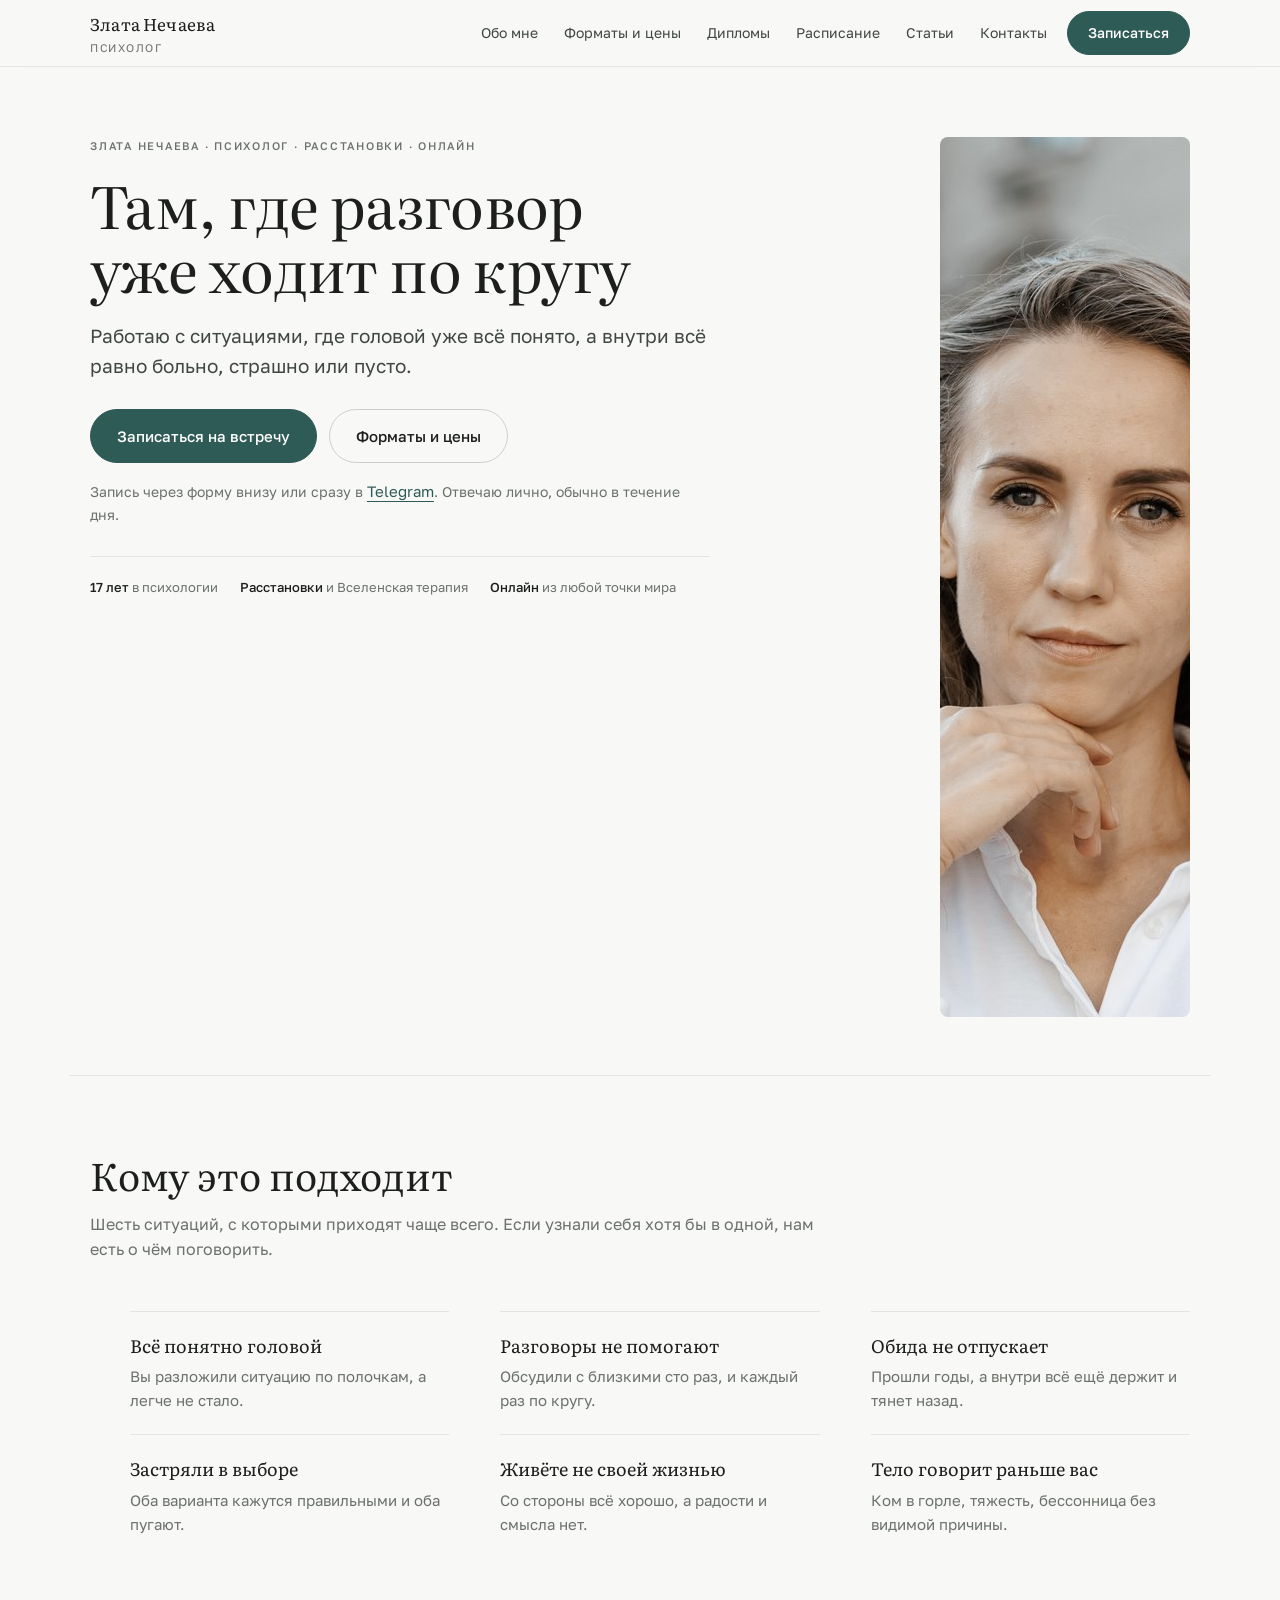
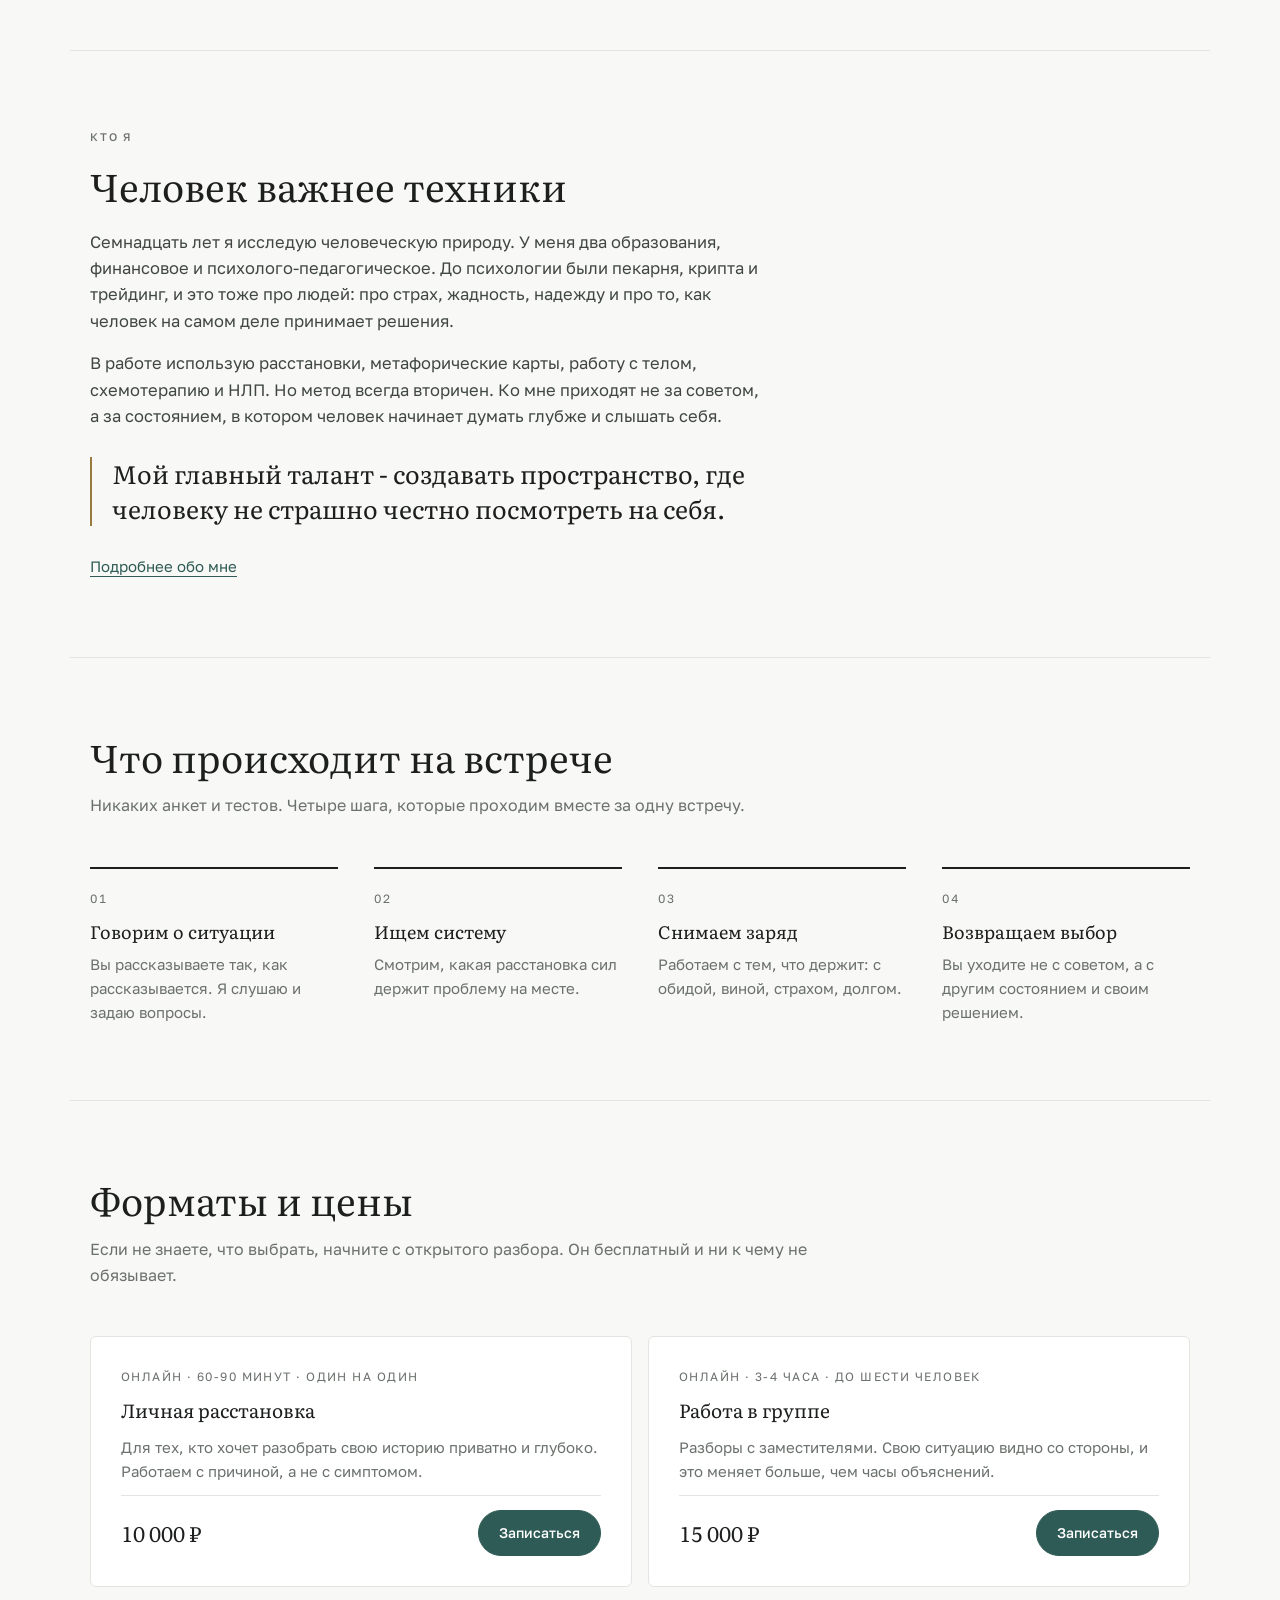
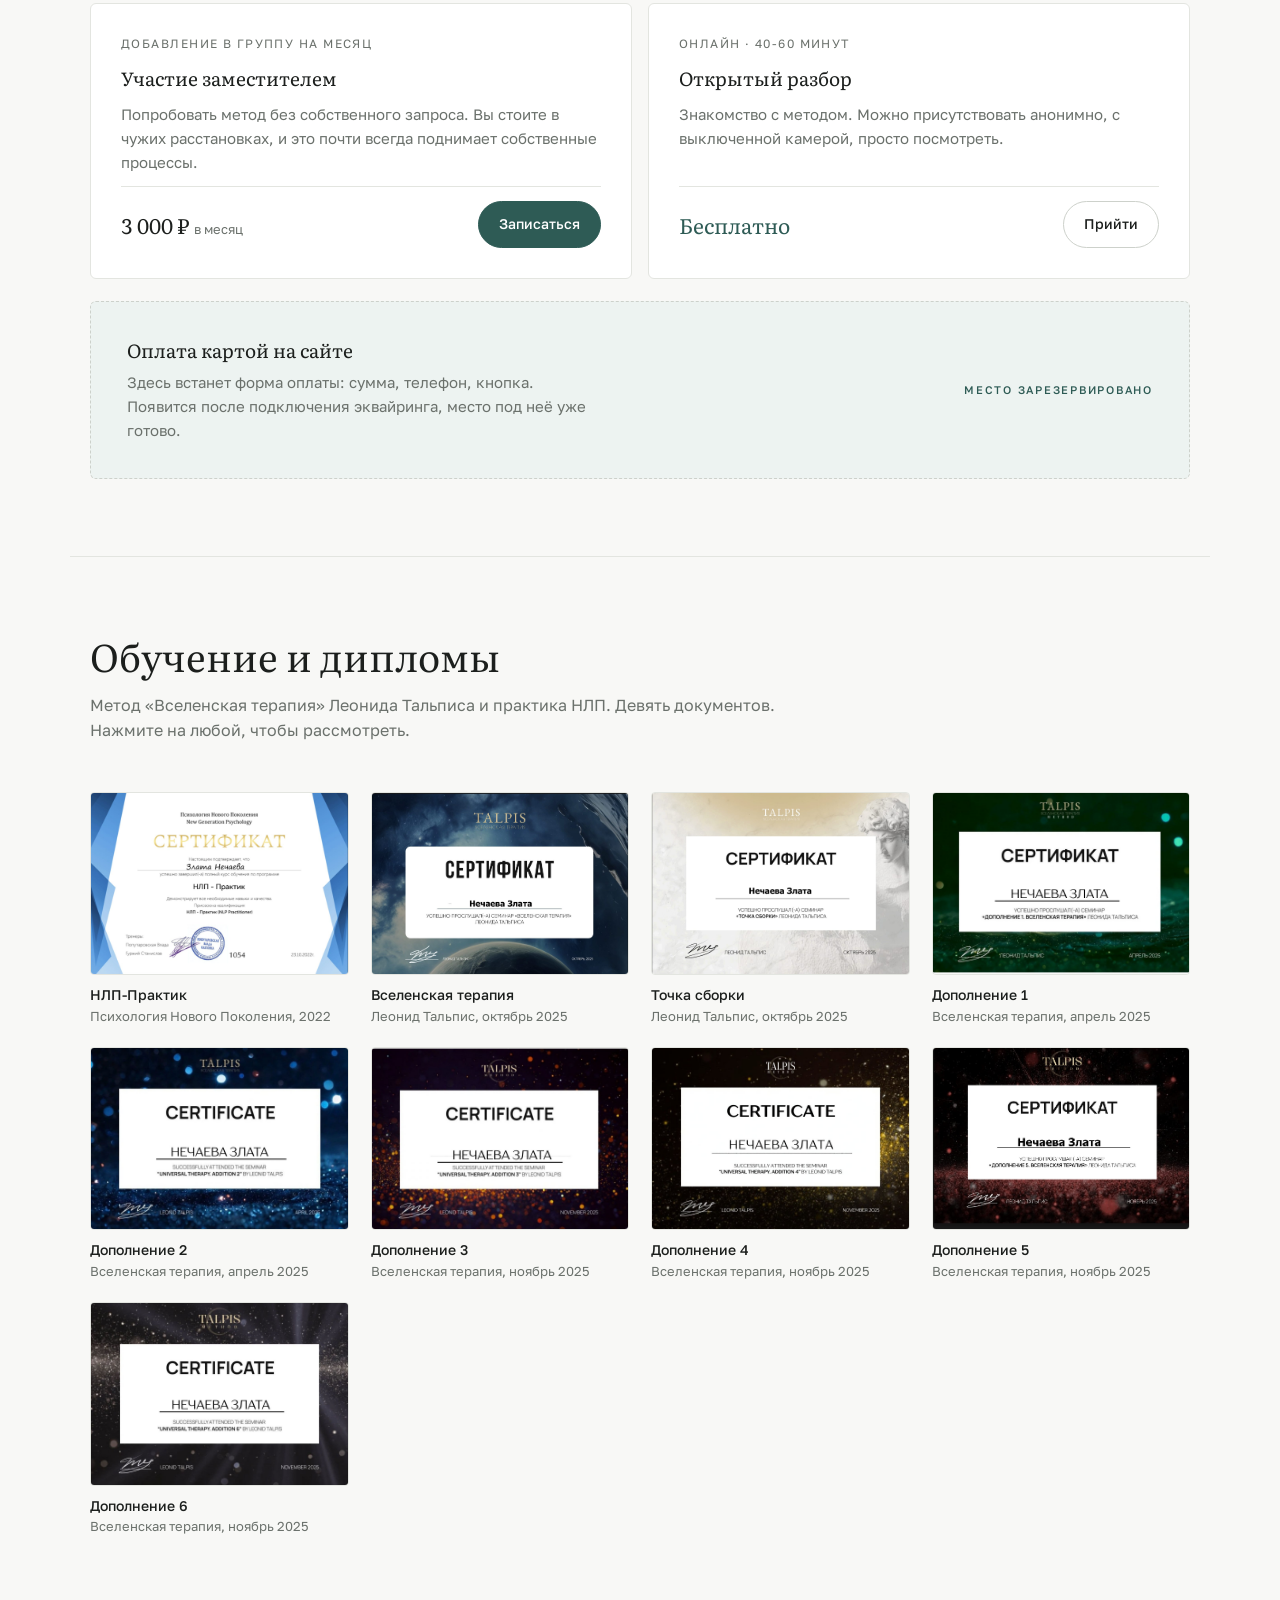
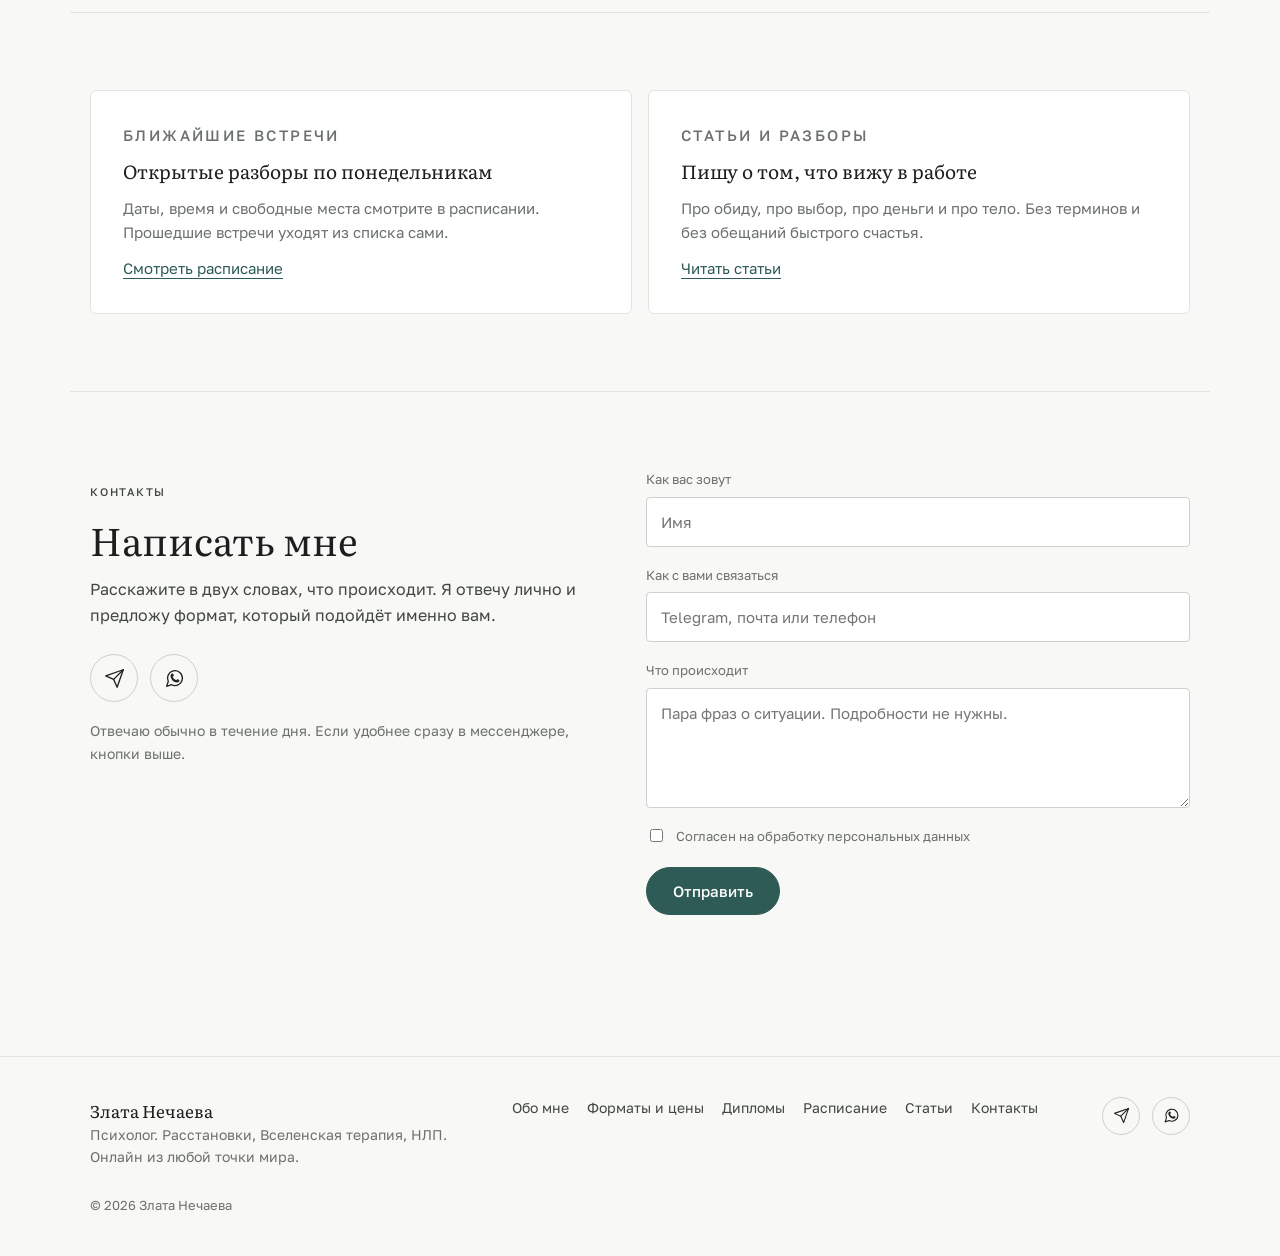
<file: public/index.html>
<!DOCTYPE html>
<html lang="ru">
<head>
<meta charset="utf-8">
<meta name="viewport" content="width=device-width, initial-scale=1, viewport-fit=cover">
<title>Злата Нечаева - психолог. Расстановки и Вселенская терапия</title>
<meta name="description" content="Работаю с ситуациями, где головой уже всё понято, а внутри всё равно больно, страшно или пусто. Личные расстановки и работа в группе, онлайн.">
<meta property="og:title" content="Злата Нечаева - психолог">
<meta property="og:description" content="Там, где разговор уже ходит по кругу. Личные расстановки и работа в группе, онлайн.">
<meta property="og:image" content="assets/og-image.jpg">
<meta property="og:type" content="website">
<link rel="icon" href="data:image/svg+xml,<svg xmlns='http://www.w3.org/2000/svg' viewBox='0 0 100 100'><circle cx='50' cy='50' r='48' fill='%232E5B55'/><text y='68' x='50' text-anchor='middle' font-size='58' font-family='Georgia' fill='%23F8F8F6'>З</text></svg>">
<link rel="preconnect" href="https://fonts.googleapis.com">
<link rel="preconnect" href="https://fonts.gstatic.com" crossorigin>
<link rel="stylesheet" href="https://fonts.googleapis.com/css2?family=Literata:opsz,wght@7..72,400;7..72,500&family=Golos+Text:wght@400;500;600&display=swap">
<style>
  :root{
    --ground:#F8F8F6;
    --surface:#FFFFFF;
    --ink:#1C1F1D;
    --ink-soft:#404743;
    --muted:#6B716C;
    --line:#E3E5E0;
    --line-strong:#CDD1CB;
    --accent:#2E5B55;
    --accent-ink:#20423E;
    --accent-wash:#EDF3F1;
    --gold:#9A7B3F;
    --radius:6px;
    --maxw:1140px;
    color-scheme:light;
  }
  @media (prefers-color-scheme: dark){
    :root:not([data-theme="light"]){
      --ground:#131614;
      --surface:#1A1E1C;
      --ink:#ECEEEA;
      --ink-soft:#C6CCC7;
      --muted:#98A09A;
      --line:#2B302D;
      --line-strong:#3C433F;
      --accent:#86BCB0;
      --accent-ink:#A8D3C8;
      --accent-wash:#1E2A27;
      --gold:#C6A76A;
      color-scheme:dark;
    }
  }
  :root[data-theme="dark"]{
    --ground:#131614;
    --surface:#1A1E1C;
    --ink:#ECEEEA;
    --ink-soft:#C6CCC7;
    --muted:#98A09A;
    --line:#2B302D;
    --line-strong:#3C433F;
    --accent:#86BCB0;
    --accent-ink:#A8D3C8;
    --accent-wash:#1E2A27;
    --gold:#C6A76A;
    color-scheme:dark;
  }

  *{box-sizing:border-box}
  html{scroll-behavior:smooth}
  body{
    margin:0;
    background:var(--ground);
    color:var(--ink);
    font-family:"Golos Text","Helvetica Neue",Arial,sans-serif;
    font-size:16px;
    line-height:1.6;
    -webkit-font-smoothing:antialiased;
  }
  @media (prefers-reduced-motion: reduce){
    html{scroll-behavior:auto}
    *{animation-duration:.01ms !important;transition-duration:.01ms !important}
  }
  img{max-width:100%;display:block}
  a{color:inherit}
  :focus-visible{outline:2px solid var(--accent);outline-offset:3px;border-radius:2px}

  .wrap{width:100%;max-width:var(--maxw);margin:0 auto;padding-inline:20px}
  .serif{font-family:Literata,Georgia,"Times New Roman",serif;font-weight:400}
  .eyebrow{
    font-size:11px;letter-spacing:.16em;text-transform:uppercase;
    color:var(--muted);font-weight:500;margin:0 0 18px;
  }
  h1,h2,h3{margin:0;text-wrap:balance;font-weight:400}
  h1{font-family:Literata,Georgia,serif;font-size:clamp(34px,5.4vw,58px);line-height:1.1;letter-spacing:-.01em}
  h2{font-family:Literata,Georgia,serif;font-size:clamp(26px,3.4vw,38px);line-height:1.18}
  h3{font-family:Literata,Georgia,serif;font-size:19px;line-height:1.3}
  p{margin:0}

  .btn{
    display:inline-flex;align-items:center;justify-content:center;
    padding:14px 26px;border-radius:999px;font-size:15px;font-weight:500;
    text-decoration:none;border:1px solid transparent;cursor:pointer;
    transition:background .2s ease,color .2s ease,border-color .2s ease;
    font-family:inherit;
  }
  .btn-primary{background:var(--accent);color:#fff;border-color:var(--accent)}
  :root[data-theme="dark"] .btn-primary,
  .btn-primary{color:var(--surface)}
  .btn-primary:hover{background:var(--accent-ink);border-color:var(--accent-ink)}
  .btn-ghost{background:transparent;color:var(--ink);border-color:var(--line-strong)}
  .btn-ghost:hover{border-color:var(--ink);background:transparent}

  /* ---------- header ---------- */
  .site-head{
    position:sticky;top:env(safe-area-inset-top,0px);z-index:40;
    background:color-mix(in srgb,var(--ground) 88%,transparent);
    backdrop-filter:saturate(140%) blur(10px);
    border-bottom:1px solid var(--line);
  }
  .head-in{display:flex;align-items:center;gap:20px;min-height:66px}
  .brand{font-family:Literata,Georgia,serif;font-size:17px;text-decoration:none;letter-spacing:.01em;white-space:nowrap}
  .brand span{color:var(--muted);font-size:11px;letter-spacing:.14em;text-transform:uppercase;display:block;font-family:"Golos Text",sans-serif;margin-top:2px}
  .nav{margin-left:auto;display:flex;gap:26px;align-items:center}
  .nav a{font-size:14px;text-decoration:none;color:var(--ink-soft)}
  .nav a:hover{color:var(--accent)}
  .head-cta{padding:10px 20px;font-size:14px}
  .burger{margin-left:auto;display:none;background:none;border:1px solid var(--line-strong);border-radius:999px;padding:9px 16px;font:inherit;font-size:14px;color:var(--ink);cursor:pointer}
  @media (max-width:900px){
    .nav{display:none}
    .head-cta{display:none}
    .burger{display:block}
    .nav.open{
      display:flex;flex-direction:column;align-items:flex-start;gap:14px;
      position:absolute;left:0;right:0;top:100%;
      background:var(--surface);border-bottom:1px solid var(--line);
      padding:20px;margin:0;
    }
  }

  /* ---------- hero ---------- */
  .hero{padding-block:clamp(40px,5.5vw,72px) clamp(34px,4.5vw,58px)}
  .hero-grid{display:grid;grid-template-columns:minmax(0,1fr) 250px;gap:clamp(24px,4vw,56px);align-items:start}
  .hero-col{max-width:620px}
  .hero-photo{margin:0;width:100%}
  .hero-photo img{width:100%;aspect-ratio:3/4;object-fit:cover;border-radius:8px;background:var(--line)}
  @media (max-width:780px){
    .hero-grid{grid-template-columns:1fr}
    .hero-photo{order:-1;max-width:170px}
  }
  .hero-lead{font-size:clamp(17px,1.5vw,19px);color:var(--ink-soft);margin-top:20px}
  .hero-actions{display:flex;flex-wrap:wrap;gap:12px;margin-top:28px}
  .hero-how{margin-top:16px;font-size:14px;color:var(--muted)}
  .hero-facts{display:flex;flex-wrap:wrap;gap:10px 22px;margin-top:30px;padding-top:20px;border-top:1px solid var(--line)}
  .hero-facts span{font-size:13px;color:var(--muted)}
  .hero-facts b{font-weight:500;color:var(--ink)}

  /* ---------- generic section ---------- */
  section{scroll-margin-top:90px}
  .sec{padding-block:clamp(46px,6vw,84px);border-top:1px solid var(--line)}
  .sec-head{max-width:46em;margin-bottom:clamp(28px,4vw,48px)}
  .sec-head p{color:var(--muted);margin-top:14px;font-size:16px}

  /* ---------- fit list ---------- */
  .fit{display:grid;grid-template-columns:repeat(3,1fr);gap:0 clamp(24px,4vw,52px)}
  .fit li{list-style:none;padding-block:22px;border-top:1px solid var(--line)}
  .fit ul{margin:0;padding:0}
  .fit h3{font-size:18px;margin-bottom:7px}
  .fit p{color:var(--muted);font-size:15px}
  @media (max-width:880px){.fit{grid-template-columns:repeat(2,1fr)}}
  @media (max-width:560px){.fit{grid-template-columns:1fr}}

  /* ---------- about ---------- */
  .about-grid{max-width:680px}
  .about-body p + p{margin-top:16px}
  .about-body{color:var(--ink-soft);font-size:16.5px}
  .pull{
    font-family:Literata,Georgia,serif;font-size:clamp(20px,2.3vw,25px);line-height:1.38;
    color:var(--ink);margin:28px 0;padding-left:20px;border-left:2px solid var(--gold);
  }
  .inline-link{color:var(--accent);text-decoration:none;border-bottom:1px solid currentColor;padding-bottom:1px;font-size:15px}
  .inline-link:hover{color:var(--accent-ink)}

  /* ---------- steps ---------- */
  .steps{display:grid;grid-template-columns:repeat(4,1fr);gap:clamp(20px,3vw,36px);counter-reset:s}
  .step{padding-top:20px;border-top:2px solid var(--ink)}
  .step .num{font-size:12px;letter-spacing:.14em;color:var(--muted);font-variant-numeric:tabular-nums;display:block;margin-bottom:12px}
  .step h3{font-size:18px;margin-bottom:8px}
  .step p{color:var(--muted);font-size:15px}
  @media (max-width:860px){.steps{grid-template-columns:repeat(2,1fr)}}
  @media (max-width:520px){.steps{grid-template-columns:1fr}}

  /* ---------- formats ---------- */
  .formats{display:grid;grid-template-columns:repeat(2,1fr);gap:16px}
  .fmt{
    background:var(--surface);border:1px solid var(--line);border-radius:var(--radius);
    padding:clamp(22px,2.4vw,30px);display:flex;flex-direction:column;gap:12px;
  }
  .fmt .meta{font-size:12px;letter-spacing:.12em;text-transform:uppercase;color:var(--muted)}
  .fmt p{color:var(--muted);font-size:15px;flex:1}
  .fmt-foot{display:flex;align-items:center;justify-content:space-between;gap:14px;flex-wrap:wrap;padding-top:14px;border-top:1px solid var(--line)}
  .price{font-family:Literata,Georgia,serif;font-size:21px;font-variant-numeric:tabular-nums}
  .price-slot{
    font-family:"Golos Text",sans-serif;font-size:11px;letter-spacing:.16em;text-transform:uppercase;
    color:var(--muted);border:1px dashed var(--line-strong);border-radius:999px;padding:7px 14px;
  }
  .price-free{color:var(--accent)}
  .price .per{font-family:"Golos Text",sans-serif;font-size:13px;color:var(--muted)}
  .fmt .btn{padding:11px 20px;font-size:14px}
  @media (max-width:760px){.formats{grid-template-columns:1fr}}

  /* ---------- pay placeholder ---------- */
  .pay{
    border:1px dashed var(--line-strong);border-radius:var(--radius);
    padding:clamp(24px,3vw,36px);display:grid;grid-template-columns:1fr auto;gap:20px;align-items:center;
    background:var(--accent-wash);
  }
  .pay h3{margin-bottom:8px}
  .pay p{color:var(--muted);font-size:15px;max-width:52ch}
  .pay .tag{font-size:11px;letter-spacing:.16em;text-transform:uppercase;color:var(--accent);font-weight:500;white-space:nowrap}
  @media (max-width:700px){.pay{grid-template-columns:1fr}}

  /* ---------- diplomas ---------- */
  .dips{display:grid;grid-template-columns:repeat(4,1fr);gap:clamp(14px,2vw,22px)}
  .dip{background:none;border:0;padding:0;font:inherit;color:inherit;text-align:left;cursor:zoom-in;display:flex;flex-direction:column;gap:10px}
  .dip img{width:100%;aspect-ratio:1.41/1;object-fit:cover;border:1px solid var(--line);border-radius:4px;background:var(--surface);transition:border-color .2s ease}
  .dip:hover img{border-color:var(--line-strong)}
  .dip .cap{font-size:13px;color:var(--muted);line-height:1.4}
  .dip .cap b{display:block;color:var(--ink);font-weight:500;font-size:14px;margin-bottom:2px}
  .dip .ph{display:none}
  .dip.empty{cursor:default}
  .dip.empty img{display:none}
  .dip.empty .ph{
    display:flex;flex-direction:column;align-items:center;justify-content:center;gap:6px;
    width:100%;aspect-ratio:1.41/1;border:1px dashed var(--line-strong);border-radius:4px;
    background:var(--surface);color:var(--muted);text-align:center;padding:12px;
  }
  .dip.empty .ph .ph-t{font-size:12px;letter-spacing:.14em;text-transform:uppercase}
  .dip.empty .ph code{font-size:11px;color:var(--muted);opacity:.75;word-break:break-all;font-family:ui-monospace,SFMono-Regular,Menlo,monospace}
  @media (max-width:820px){.dips{grid-template-columns:repeat(2,1fr)}}
  @media (max-width:440px){.dips{grid-template-columns:1fr}}

  .prog{margin-top:clamp(28px,3.4vw,44px);padding-top:24px;border-top:1px solid var(--line)}
  .prog ul{margin:0;padding:0;list-style:none;display:grid;grid-template-columns:repeat(2,1fr);gap:0 clamp(24px,4vw,52px)}
  .prog li{padding-block:11px;border-bottom:1px solid var(--line);font-size:15px;color:var(--ink-soft)}
  .prog li span{color:var(--muted);font-size:13px;display:block}
  @media (max-width:640px){.prog ul{grid-template-columns:1fr}}

  .lightbox{
    position:fixed;inset:0;z-index:90;background:rgba(14,17,15,.92);
    display:flex;align-items:center;justify-content:center;padding:24px;cursor:zoom-out;
  }
  .lightbox img{max-width:min(1100px,92vw);max-height:84vh;object-fit:contain;border-radius:4px}
  .lightbox .lb-cap{position:absolute;bottom:22px;left:0;right:0;text-align:center;color:#D9DEDA;font-size:13px;padding-inline:20px}

  /* ---------- two teasers ---------- */
  .teasers{display:grid;grid-template-columns:1fr 1fr;gap:16px}
  .teaser{background:var(--surface);border:1px solid var(--line);border-radius:var(--radius);padding:clamp(24px,2.6vw,32px);display:flex;flex-direction:column;gap:12px}
  .teaser p{color:var(--muted);font-size:15px;flex:1}
  @media (max-width:760px){.teasers{grid-template-columns:1fr}}

  /* ---------- contact ---------- */
  .contact-grid{display:grid;grid-template-columns:.95fr 1.05fr;gap:clamp(28px,5vw,64px);align-items:start}
  .field{display:flex;flex-direction:column;gap:7px;margin-bottom:18px}
  .field label{font-size:13px;color:var(--muted)}
  .field input,.field textarea{
    font:inherit;font-size:15px;color:var(--ink);background:var(--surface);
    border:1px solid var(--line-strong);border-radius:4px;padding:12px 14px;width:100%;
  }
  .field textarea{min-height:120px;resize:vertical}
  .consent{display:flex;gap:10px;align-items:flex-start;font-size:13px;color:var(--muted);margin-bottom:20px}
  .consent input{margin-top:3px;accent-color:var(--accent);flex:0 0 auto}
  .form-note{font-size:14px;color:var(--accent);margin-top:14px}
  .form-err{font-size:14px;color:#B4533A;margin-top:14px}
  .contact-side p{color:var(--ink-soft);margin-top:14px}
  .contact-side .small{font-size:14px;color:var(--muted);margin-top:18px}
  .msgr{display:flex;gap:12px;margin-top:26px}
  .msgr a{display:inline-flex;align-items:center;justify-content:center;width:48px;height:48px;border-radius:50%;border:1px solid var(--line-strong);color:var(--ink);text-decoration:none;transition:border-color .2s ease,color .2s ease,background .2s ease}
  .msgr a:hover{border-color:var(--accent);color:var(--accent);background:var(--accent-wash)}
  .msgr svg{width:21px;height:21px;fill:none;stroke:currentColor;stroke-width:1.5;stroke-linecap:round;stroke-linejoin:round}
  .msgr.sm{margin-top:0}
  .msgr.sm a{width:38px;height:38px}
  .msgr.sm svg{width:17px;height:17px}
  .contact-list{list-style:none;margin:26px 0 0;padding:0}
  .contact-list li{display:flex;gap:16px;align-items:baseline;padding-block:11px;border-top:1px solid var(--line)}
  .contact-list li span{font-size:11px;letter-spacing:.14em;text-transform:uppercase;color:var(--muted);min-width:86px}
  .contact-list li a{font-size:16px;color:var(--accent);text-decoration:none;border-bottom:1px solid currentColor;padding-bottom:1px}
  .contact-list li a:hover{color:var(--accent-ink)}
  @media (max-width:820px){.contact-grid{grid-template-columns:1fr}}

  /* ---------- footer ---------- */
  .site-foot{border-top:1px solid var(--line);padding-block:40px;margin-top:clamp(40px,5vw,70px)}
  .foot-in{display:flex;flex-wrap:wrap;gap:24px;justify-content:space-between;align-items:flex-start}
  .foot-in p{font-size:14px;color:var(--muted)}
  .foot-links{display:flex;flex-wrap:wrap;gap:18px}
  .foot-links a{font-size:14px;color:var(--ink-soft);text-decoration:none}
  .foot-links a:hover{color:var(--accent)}
  .copy{font-size:13px;color:var(--muted);margin-top:26px}
  .todo{font-size:12px;color:var(--gold)}
</style>
</head>
<body>
<header class="site-head">
  <div class="wrap head-in">
    <a class="brand" href="index.html">Злата Нечаева<span>Психолог</span></a>
    <button class="burger" id="burger" aria-expanded="false" aria-controls="nav">Меню</button>
    <nav class="nav" id="nav">
      <a href="about.html">Обо мне</a>
      <a href="#formats">Форматы и цены</a>
      <a href="#diplomas">Дипломы</a>
      <a href="schedule.html">Расписание</a>
      <a href="articles.html">Статьи</a>
      <a href="#contact">Контакты</a>
    </nav>
    <a class="btn btn-primary head-cta" href="#contact">Записаться</a>
  </div>
</header>

<main id="top">

  <section class="wrap hero">
    <div class="hero-grid">
    <div class="hero-col">
      <p class="eyebrow">Злата Нечаева · психолог · расстановки · онлайн</p>
      <h1>Там, где разговор уже ходит по кругу</h1>
      <p class="hero-lead">Работаю с ситуациями, где головой уже всё понято, а внутри всё равно больно, страшно или пусто.</p>
      <div class="hero-actions">
        <a class="btn btn-primary" href="#contact">Записаться на встречу</a>
        <a class="btn btn-ghost" href="#formats">Форматы и цены</a>
      </div>
      <p class="hero-how">Запись через форму внизу или сразу в <a class="inline-link" href="https://t.me/zlatanechaeva">Telegram</a>. Отвечаю лично, обычно в течение дня.</p>
      <div class="hero-facts">
        <span><b>17 лет</b> в психологии</span>
        <span><b>Расстановки</b> и Вселенская терапия</span>
        <span><b>Онлайн</b> из любой точки мира</span>
      </div>
    </div>
    <figure class="hero-photo">
      <img src="assets/portrait.jpg" alt="Злата Нечаева" width="660" height="880">
    </figure>
    </div>
  </section>

  <section class="wrap sec" id="fit">
    <div class="sec-head">
      <h2>Кому это подходит</h2>
      <p>Шесть ситуаций, с которыми приходят чаще всего. Если узнали себя хотя бы в одной, нам есть о чём поговорить.</p>
    </div>
    <ul class="fit">
      <li><h3>Всё понятно головой</h3><p>Вы разложили ситуацию по полочкам, а легче не стало.</p></li>
      <li><h3>Разговоры не помогают</h3><p>Обсудили с близкими сто раз, и каждый раз по кругу.</p></li>
      <li><h3>Обида не отпускает</h3><p>Прошли годы, а внутри всё ещё держит и тянет назад.</p></li>
      <li><h3>Застряли в выборе</h3><p>Оба варианта кажутся правильными и оба пугают.</p></li>
      <li><h3>Живёте не своей жизнью</h3><p>Со стороны всё хорошо, а радости и смысла нет.</p></li>
      <li><h3>Тело говорит раньше вас</h3><p>Ком в горле, тяжесть, бессонница без видимой причины.</p></li>
    </ul>
  </section>

  <section class="wrap sec" id="about">
    <div class="about-grid">
      <div>
        <p class="eyebrow">Кто я</p>
        <h2>Человек важнее техники</h2>
        <div class="about-body" style="margin-top:20px">
          <p>Семнадцать лет я исследую человеческую природу. У меня два образования, финансовое и психолого-педагогическое. До психологии были пекарня, крипта и трейдинг, и это тоже про людей: про страх, жадность, надежду и про то, как человек на самом деле принимает решения.</p>
          <p>В работе использую расстановки, метафорические карты, работу с телом, схемотерапию и НЛП. Но метод всегда вторичен. Ко мне приходят не за советом, а за состоянием, в котором человек начинает думать глубже и слышать себя.</p>
        </div>
        <p class="pull">Мой главный талант - создавать пространство, где человеку не страшно честно посмотреть на себя.</p>
        <a class="inline-link" href="about.html">Подробнее обо мне</a>
      </div>
    </div>
  </section>

  <section class="wrap sec" id="how">
    <div class="sec-head">
      <h2>Что происходит на встрече</h2>
      <p>Никаких анкет и тестов. Четыре шага, которые проходим вместе за одну встречу.</p>
    </div>
    <div class="steps">
      <div class="step"><span class="num">01</span><h3>Говорим о ситуации</h3><p>Вы рассказываете так, как рассказывается. Я слушаю и задаю вопросы.</p></div>
      <div class="step"><span class="num">02</span><h3>Ищем систему</h3><p>Смотрим, какая расстановка сил держит проблему на месте.</p></div>
      <div class="step"><span class="num">03</span><h3>Снимаем заряд</h3><p>Работаем с тем, что держит: с обидой, виной, страхом, долгом.</p></div>
      <div class="step"><span class="num">04</span><h3>Возвращаем выбор</h3><p>Вы уходите не с советом, а с другим состоянием и своим решением.</p></div>
    </div>
  </section>

  <section class="wrap sec" id="formats">
    <div class="sec-head">
      <h2>Форматы и цены</h2>
      <p>Если не знаете, что выбрать, начните с открытого разбора. Он бесплатный и ни к чему не обязывает.</p>
    </div>
    <div class="formats">
      <article class="fmt">
        <span class="meta">Онлайн · 60-90 минут · один на один</span>
        <h3>Личная расстановка</h3>
        <p>Для тех, кто хочет разобрать свою историю приватно и глубоко. Работаем с причиной, а не с симптомом.</p>
        <div class="fmt-foot"><span class="price">10 000 ₽</span><a class="btn btn-primary" href="#contact">Записаться</a></div>
      </article>
      <article class="fmt">
        <span class="meta">Онлайн · 3-4 часа · до шести человек</span>
        <h3>Работа в группе</h3>
        <p>Разборы с заместителями. Свою ситуацию видно со стороны, и это меняет больше, чем часы объяснений.</p>
        <div class="fmt-foot"><span class="price">15 000 ₽</span><a class="btn btn-primary" href="#contact">Записаться</a></div>
      </article>
      <article class="fmt">
        <span class="meta">Добавление в группу на месяц</span>
        <h3>Участие заместителем</h3>
        <p>Попробовать метод без собственного запроса. Вы стоите в чужих расстановках, и это почти всегда поднимает собственные процессы.</p>
        <div class="fmt-foot"><span class="price">3 000 ₽ <span class="per">в месяц</span></span><a class="btn btn-primary" href="#contact">Записаться</a></div>
      </article>
      <article class="fmt">
        <span class="meta">Онлайн · 40-60 минут</span>
        <h3>Открытый разбор</h3>
        <p>Знакомство с методом. Можно присутствовать анонимно, с выключенной камерой, просто посмотреть.</p>
        <div class="fmt-foot"><span class="price price-free">Бесплатно</span><a class="btn btn-ghost" href="#contact">Прийти</a></div>
      </article>
    </div>

    <div class="pay" style="margin-top:22px" hidden>
      <div>
        <h3>Оплата картой на сайте</h3>
        <p>Здесь встанет форма оплаты: сумма, телефон, кнопка. Появится после подключения эквайринга, место под неё уже готово.</p>
      </div>
      <span class="tag">Место зарезервировано</span>
    </div>
  </section>

  <section class="wrap sec" id="diplomas">
    <div class="sec-head">
      <h2>Обучение и дипломы</h2>
      <p>Метод «Вселенская терапия» Леонида Тальписа и практика НЛП. Девять документов. Нажмите на любой, чтобы рассмотреть.</p>
    </div>
    <div class="dips">
      <button class="dip" data-src="assets/diplom-nlp.jpg" data-cap="НЛП-Практик · Психология Нового Поколения · 2022">
        <img src="assets/diplom-nlp.jpg" alt="Сертификат НЛП-Практик, 2022" loading="lazy">
        <span class="cap"><b>НЛП-Практик</b>Психология Нового Поколения, 2022</span>
      </button>
      <button class="dip" data-src="assets/diplom-vt.jpg" data-cap="Семинар «Вселенская терапия» · Леонид Тальпис · октябрь 2025">
        <img src="assets/diplom-vt.jpg" alt="Сертификат: семинар Вселенская терапия" loading="lazy">
        <span class="cap"><b>Вселенская терапия</b>Леонид Тальпис, октябрь 2025</span>
      </button>
      <button class="dip" data-src="assets/diplom-tochka.jpg" data-cap="Семинар «Точка сборки» · Леонид Тальпис · октябрь 2025">
        <img src="assets/diplom-tochka.jpg" alt="Сертификат: семинар Точка сборки" loading="lazy">
        <span class="cap"><b>Точка сборки</b>Леонид Тальпис, октябрь 2025</span>
      </button>
      <button class="dip" data-src="assets/diplom-dop1.jpg" data-cap="Семинар «Дополнение 1. Вселенская терапия» · Леонид Тальпис · апрель 2025">
        <img src="assets/diplom-dop1.jpg" alt="Сертификат: Дополнение 1" loading="lazy">
        <span class="cap"><b>Дополнение 1</b>Вселенская терапия, апрель 2025</span>
      </button>
      <button class="dip" data-src="assets/diplom-dop2.jpg" data-cap="Семинар «Дополнение 2. Вселенская терапия» · Леонид Тальпис · апрель 2025">
        <img src="assets/diplom-dop2.jpg" alt="Сертификат: Дополнение 2" loading="lazy">
        <span class="cap"><b>Дополнение 2</b>Вселенская терапия, апрель 2025</span>
      </button>
      <button class="dip" data-src="assets/diplom-dop3.jpg" data-cap="Семинар «Дополнение 3. Вселенская терапия» · Леонид Тальпис · ноябрь 2025">
        <img src="assets/diplom-dop3.jpg" alt="Сертификат: Дополнение 3" loading="lazy">
        <span class="cap"><b>Дополнение 3</b>Вселенская терапия, ноябрь 2025</span>
      </button>
      <button class="dip" data-src="assets/diplom-dop4.jpg" data-cap="Семинар «Дополнение 4. Вселенская терапия» · Леонид Тальпис · ноябрь 2025">
        <img src="assets/diplom-dop4.jpg" alt="Сертификат: Дополнение 4" loading="lazy">
        <span class="cap"><b>Дополнение 4</b>Вселенская терапия, ноябрь 2025</span>
      </button>
      <button class="dip" data-src="assets/diplom-dop5.jpg" data-cap="Семинар «Дополнение 5. Вселенская терапия» · Леонид Тальпис · ноябрь 2025">
        <img src="assets/diplom-dop5.jpg" alt="Сертификат: Дополнение 5" loading="lazy">
        <span class="cap"><b>Дополнение 5</b>Вселенская терапия, ноябрь 2025</span>
      </button>
      <button class="dip" data-src="assets/diplom-dop6.jpg" data-cap="Семинар «Дополнение 6. Вселенская терапия» · Леонид Тальпис · ноябрь 2025">
        <img src="assets/diplom-dop6.jpg" alt="Сертификат: Дополнение 6" loading="lazy">
        <span class="cap"><b>Дополнение 6</b>Вселенская терапия, ноябрь 2025</span>
      </button>
    </div>
  </section>

  <section class="wrap sec">
    <div class="teasers">
      <article class="teaser" id="schedule">
        <p class="eyebrow" style="margin-bottom:0">Ближайшие встречи</p>
        <h3>Открытые разборы по понедельникам</h3>
        <p>Даты, время и свободные места смотрите в расписании. Прошедшие встречи уходят из списка сами.</p>
        <div><a class="inline-link" href="schedule.html">Смотреть расписание</a></div>
      </article>
      <article class="teaser" id="articles">
        <p class="eyebrow" style="margin-bottom:0">Статьи и разборы</p>
        <h3>Пишу о том, что вижу в работе</h3>
        <p>Про обиду, про выбор, про деньги и про тело. Без терминов и без обещаний быстрого счастья.</p>
        <div><a class="inline-link" href="articles.html">Читать статьи</a></div>
      </article>
    </div>
  </section>

  <section class="wrap sec" id="contact"><span id="zapis"></span>
    <div class="contact-grid">
      <div class="contact-side">
        <p class="eyebrow">Контакты</p>
        <h2>Написать мне</h2>
        <p>Расскажите в двух словах, что происходит. Я отвечу лично и предложу формат, который подойдёт именно вам.</p>
        <div class="msgr">
          <a href="https://t.me/zlatanechaeva" title="Telegram" aria-label="Написать в Telegram"><svg viewBox="0 0 24 24" aria-hidden="true"><path d="M22 2 11 13"/><path d="M22 2 15 22l-4-9-9-4Z"/></svg></a>
          <a href="https://wa.me/79219820942" title="WhatsApp" aria-label="Написать в WhatsApp"><svg viewBox="0 0 24 24" aria-hidden="true"><path d="M21 11.5a8.5 8.5 0 0 1-12.4 7.6L3 21l1.9-5.6A8.5 8.5 0 1 1 21 11.5Z"/><path d="M8.9 9.1c.2 1.4.9 2.7 1.9 3.7 1 1 2.3 1.7 3.7 1.9l.9-1.2 1.6.8c-.2.9-1 1.5-1.9 1.5a7 7 0 0 1-6.9-6.9c0-.9.6-1.7 1.5-1.9l.8 1.6Z"/></svg></a>
        </div>
        <p class="small">Отвечаю обычно в течение дня. Если удобнее сразу в мессенджере, кнопки выше.</p>
      </div>
      <form id="lead-form" novalidate>
        <div class="field">
          <label for="f-name">Как вас зовут</label>
          <input id="f-name" name="name" type="text" autocomplete="name" placeholder="Имя">
        </div>
        <div class="field">
          <label for="f-contact">Как с вами связаться</label>
          <input id="f-contact" name="contact" type="text" placeholder="Telegram, почта или телефон">
        </div>
        <div class="field">
          <label for="f-text">Что происходит</label>
          <textarea id="f-text" name="text" placeholder="Пара фраз о ситуации. Подробности не нужны."></textarea>
        </div>
        <label class="consent" for="f-consent">
          <input id="f-consent" name="consent" type="checkbox">
          <span>Согласен на обработку персональных данных</span>
        </label>
        <button class="btn btn-primary" type="submit">Отправить</button>
        <p class="form-note" id="form-note" hidden>Спасибо! Сейчас откроется Telegram с готовым сообщением, останется нажать «Отправить».</p>
        <p class="form-err" id="form-err" hidden>Оставьте, пожалуйста, способ связи и отметьте согласие, иначе я не смогу ответить.</p>
      </form>
    </div>
  </section>
</main>

<footer class="site-foot">
  <div class="wrap">
    <div class="foot-in">
      <div>
        <p style="color:var(--ink);font-family:Literata,Georgia,serif;font-size:17px">Злата Нечаева</p>
        <p>Психолог. Расстановки, Вселенская терапия, НЛП.<br>Онлайн из любой точки мира.</p>
      </div>
      <div class="foot-links">
        <a href="about.html">Обо мне</a>
        <a href="#formats">Форматы и цены</a>
        <a href="#diplomas">Дипломы</a>
        <a href="schedule.html">Расписание</a>
        <a href="articles.html">Статьи</a>
        <a href="#contact">Контакты</a>
      </div>
      <div class="msgr sm">
        <a href="https://t.me/zlatanechaeva" title="Telegram" aria-label="Написать в Telegram"><svg viewBox="0 0 24 24" aria-hidden="true"><path d="M22 2 11 13"/><path d="M22 2 15 22l-4-9-9-4Z"/></svg></a>
        <a href="https://wa.me/79219820942" title="WhatsApp" aria-label="Написать в WhatsApp"><svg viewBox="0 0 24 24" aria-hidden="true"><path d="M21 11.5a8.5 8.5 0 0 1-12.4 7.6L3 21l1.9-5.6A8.5 8.5 0 1 1 21 11.5Z"/><path d="M8.9 9.1c.2 1.4.9 2.7 1.9 3.7 1 1 2.3 1.7 3.7 1.9l.9-1.2 1.6.8c-.2.9-1 1.5-1.9 1.5a7 7 0 0 1-6.9-6.9c0-.9.6-1.7 1.5-1.9l.8 1.6Z"/></svg></a>
      </div>
    </div>
    <p class="copy">© 2026 Злата Нечаева</p>
  </div>
</footer>

<script>
(function(){
  var burger = document.getElementById('burger');
  var nav = document.getElementById('nav');
  burger.addEventListener('click', function(){
    var open = nav.classList.toggle('open');
    burger.setAttribute('aria-expanded', open ? 'true' : 'false');
  });
  nav.addEventListener('click', function(e){
    if (e.target.tagName === 'A') { nav.classList.remove('open'); burger.setAttribute('aria-expanded','false'); }
  });

  var box = null;
  function closeBox(){ if(box){ box.remove(); box = null; document.removeEventListener('keydown', onKey); } }
  function onKey(e){ if(e.key === 'Escape') closeBox(); }
  document.querySelectorAll('.dip').forEach(function(btn){
    var im = btn.querySelector('img');
    im.addEventListener('error', function(){ btn.classList.add('empty'); });
    if (im.complete && im.naturalWidth === 0) btn.classList.add('empty');
    btn.addEventListener('click', function(){
      if (btn.classList.contains('empty')) return;
      closeBox();
      box = document.createElement('div');
      box.className = 'lightbox';
      var img = document.createElement('img');
      img.src = btn.getAttribute('data-src');
      img.alt = btn.getAttribute('data-cap');
      var cap = document.createElement('div');
      cap.className = 'lb-cap';
      cap.textContent = btn.getAttribute('data-cap');
      box.appendChild(img); box.appendChild(cap);
      box.addEventListener('click', closeBox);
      document.body.appendChild(box);
      document.addEventListener('keydown', onKey);
    });
  });

  var form = document.getElementById('lead-form');
  var note = document.getElementById('form-note');
  var err = document.getElementById('form-err');
  form.addEventListener('submit', function(e){
    e.preventDefault();
    var name = form.elements['name'].value.trim();
    var contact = form.elements['contact'].value.trim();
    var text = form.elements['text'].value.trim();
    var consent = form.elements['consent'].checked;
    if (!contact || !consent) { err.hidden = false; note.hidden = true; return; }
    err.hidden = true;
    var msg = 'Здравствуйте, Злата! Заявка с сайта.' +
      (name ? '\nИмя: ' + name : '') +
      '\nСвязь: ' + contact +
      (text ? '\nЧто происходит: ' + text : '');
    note.hidden = false;
    window.location.href = 'https://t.me/zlatanechaeva?text=' + encodeURIComponent(msg);
  });
})();
</script>
</body>
</html>
</file>
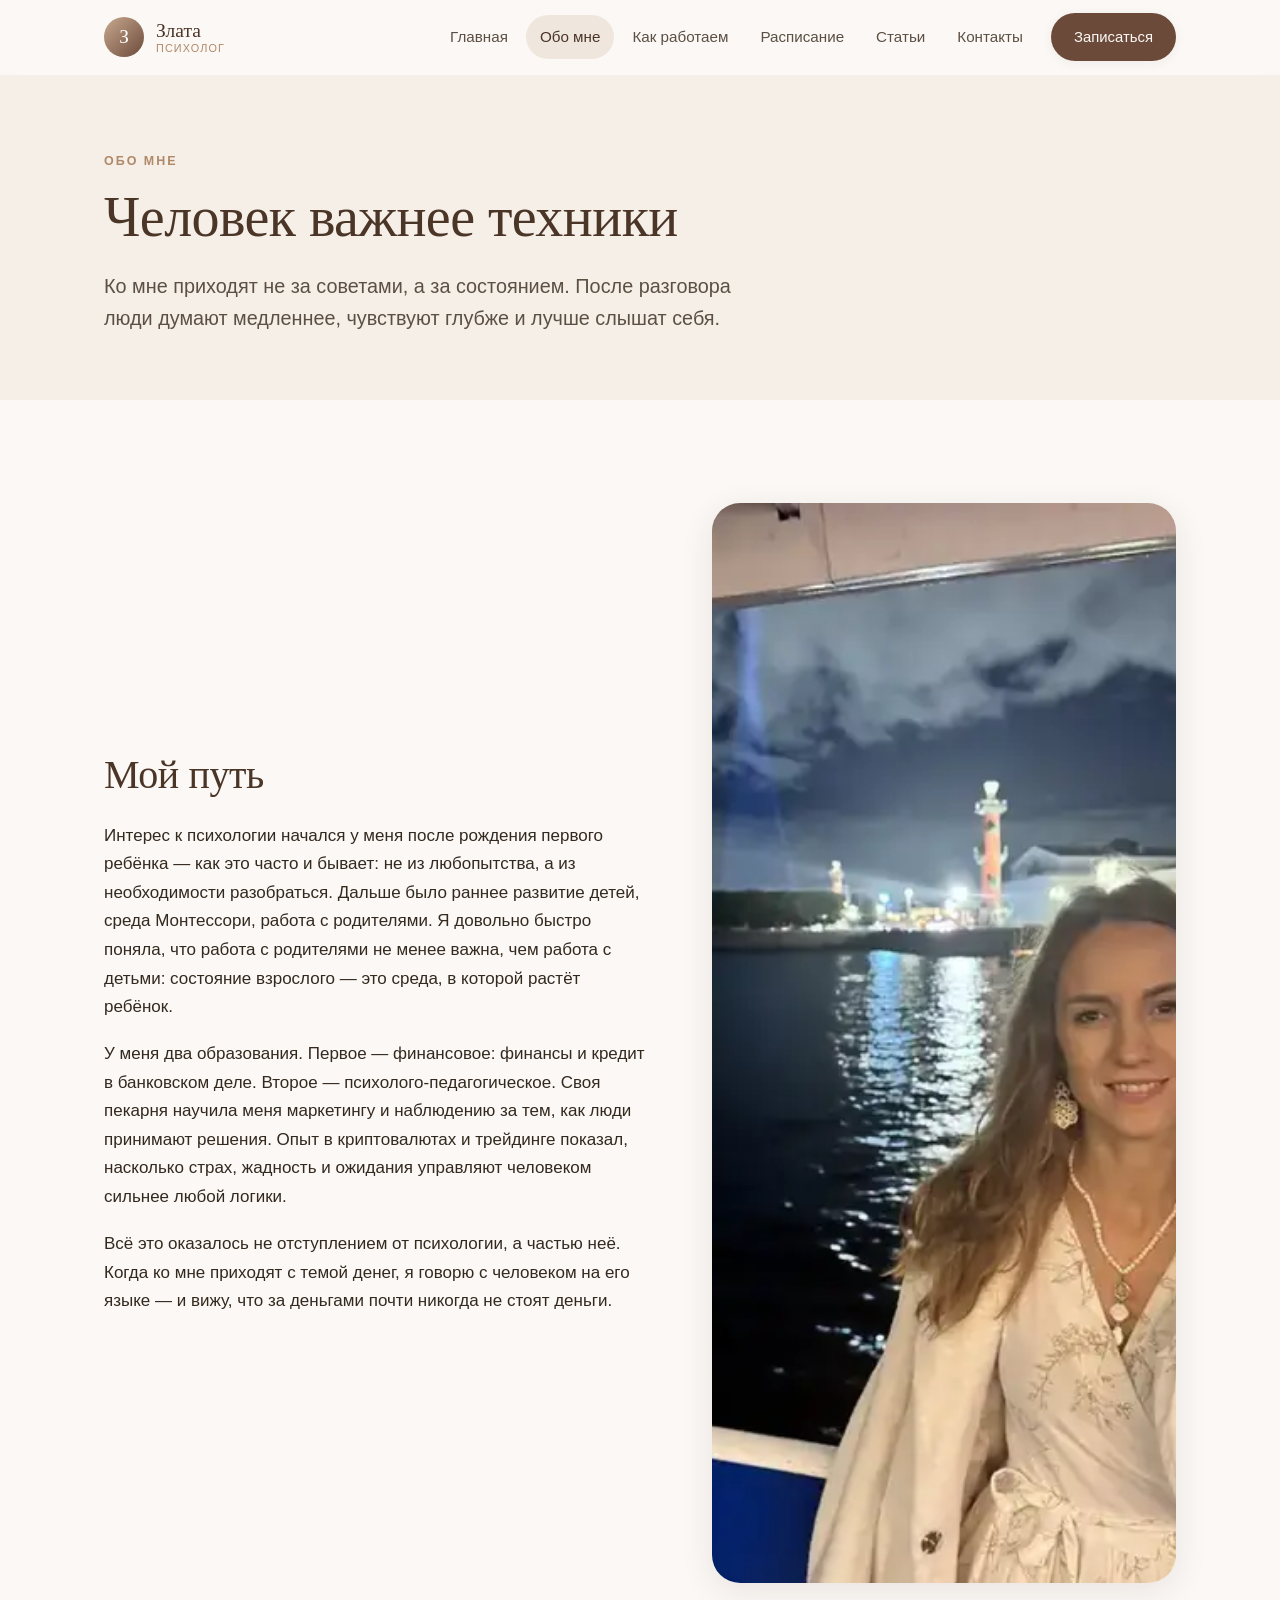
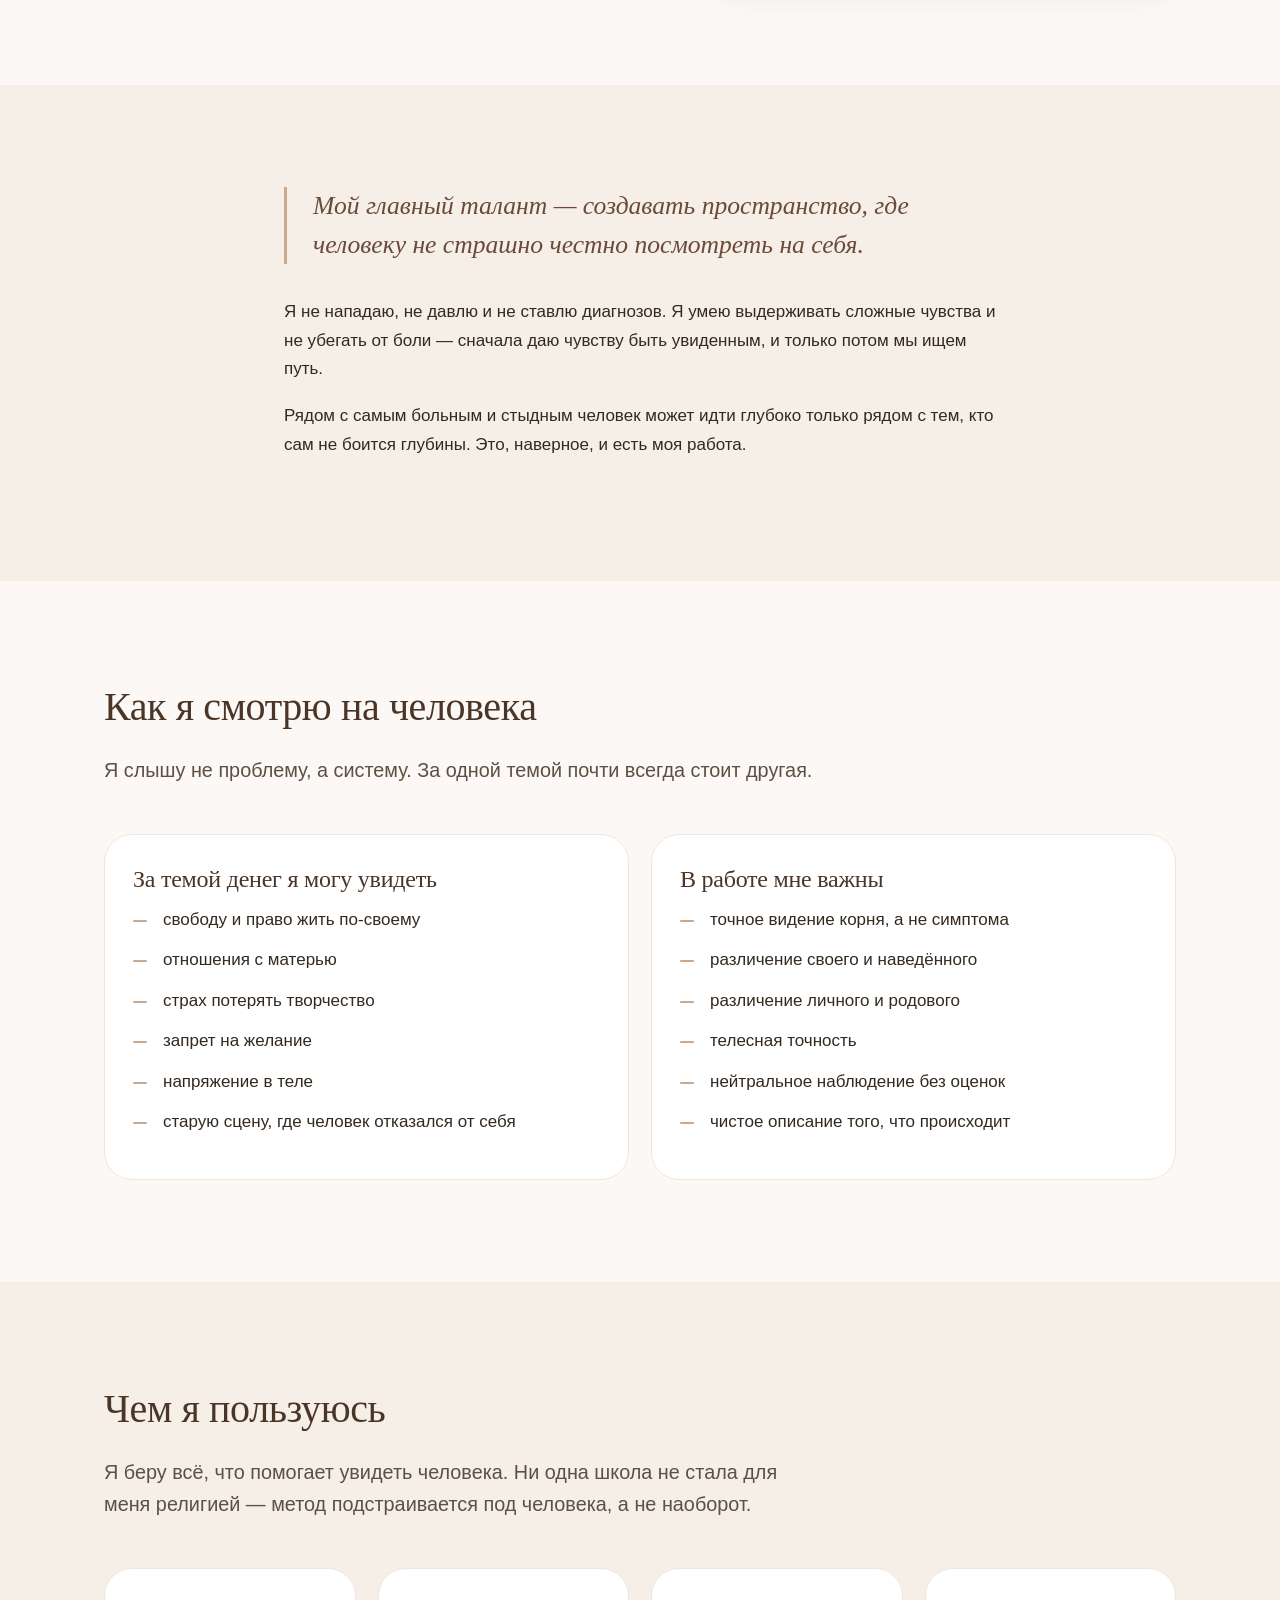
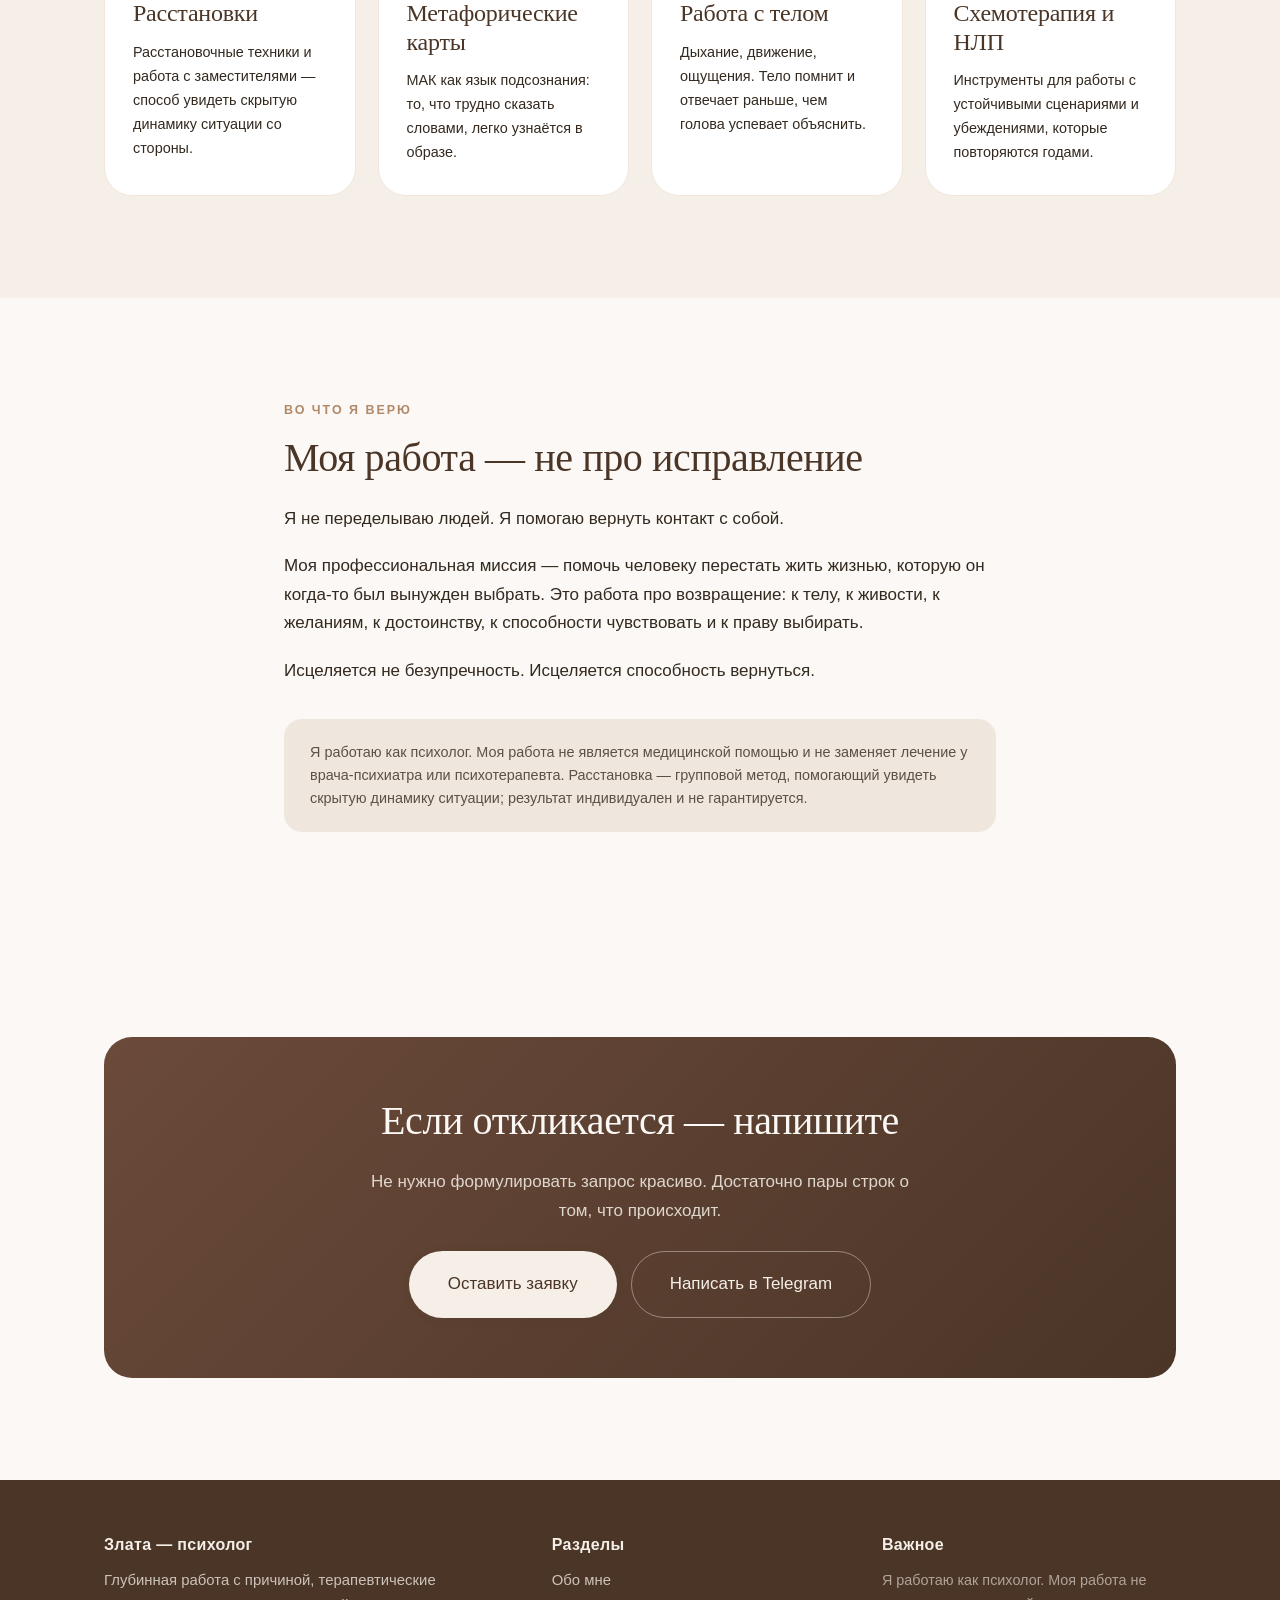
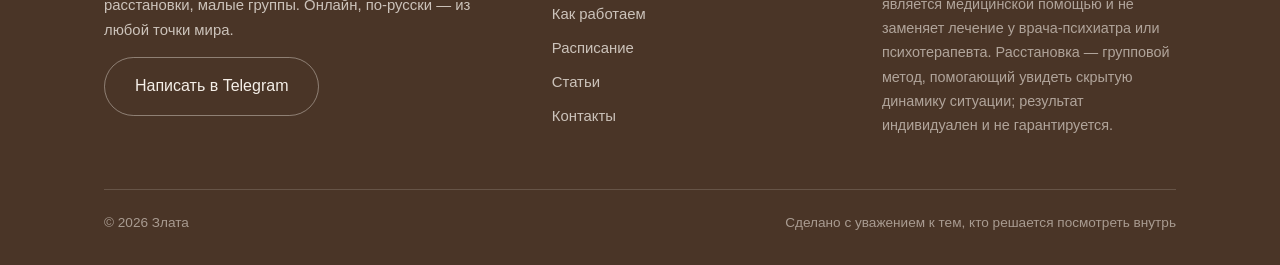
<file: public/about.html>
<!DOCTYPE html>
<html lang="ru">
<head>
<meta charset="utf-8">
<meta name="viewport" content="width=device-width, initial-scale=1">
<title>Обо мне — Злата, психолог</title>
<meta name="description" content="17 лет практики, два образования, путь от детской психологии к глубинной работе со взрослыми. Как я работаю и во что верю.">
<meta property="og:title" content="Обо мне — Злата, психолог">
<meta property="og:description" content="17 лет практики, два образования, путь от детской психологии к глубинной работе со взрослыми. Как я работаю и во что верю.">
<meta property="og:image" content="assets/og-image.jpg">
<meta property="og:type" content="website">
<link rel="icon" href="data:image/svg+xml,<svg xmlns='http://www.w3.org/2000/svg' viewBox='0 0 100 100'><circle cx='50' cy='50' r='48' fill='%236B4A3A'/><text y='68' x='50' text-anchor='middle' font-size='58' font-family='Georgia' fill='%23F5EFE8'>&#1047;</text></svg>">
<link rel="stylesheet" href="assets/styles.css">
</head>
<body>

<header class="site-header">
  <div class="wrap header-inner">
    <a class="logo" href="index.html">
      <span class="logo-mark">&#1047;</span>
      <span class="logo-text">
        <span class="logo-name">Злата</span>
        <span class="logo-sub">Психолог</span>
      </span>
    </a>
    <button class="burger" aria-label="Меню" aria-expanded="false"><span></span><span></span><span></span></button>
    <nav class="nav">
      <a href="index.html">Главная</a>
      <a href="about.html" class="active">Обо мне</a>
      <a href="formats.html">Как работаем</a>
      <a href="schedule.html">Расписание</a>
      <a href="articles.html">Статьи</a>
      <a href="contacts.html">Контакты</a>
      <a class="btn btn-primary" href="contacts.html#zapis">Записаться</a>
    </nav>
  </div>
</header>

<main>

<section class="page-head">
  <div class="wrap">
    <p class="eyebrow">Обо мне</p>
    <h1>Человек важнее техники</h1>
    <p class="lead">Ко мне приходят не за советами, а за состоянием. После разговора люди думают медленнее, чувствуют глубже и лучше слышат себя.</p>
  </div>
</section>

<section>
  <div class="wrap split reverse">
    <div class="reveal">
      <h2>Мой путь</h2>
      <p>Интерес к психологии начался у меня после рождения первого ребёнка — как это часто и бывает: не из любопытства, а из необходимости разобраться. Дальше было раннее развитие детей, среда Монтессори, работа с родителями. Я довольно быстро поняла, что работа с родителями не менее важна, чем работа с детьми: состояние взрослого — это среда, в которой растёт ребёнок.</p>
      <p>У меня два образования. Первое — финансовое: финансы и кредит в банковском деле. Второе — психолого-педагогическое. Своя пекарня научила меня маркетингу и наблюдению за тем, как люди принимают решения. Опыт в криптовалютах и трейдинге показал, насколько страх, жадность и ожидания управляют человеком сильнее любой логики.</p>
      <p>Всё это оказалось не отступлением от психологии, а частью неё. Когда ко мне приходят с темой денег, я говорю с человеком на его языке — и вижу, что за деньгами почти никогда не стоят деньги.</p>
    </div>
    <div class="reveal">
      <img src="assets/zlata-about.webp" alt="Злата" width="860" height="1080">
    </div>
  </div>
</section>

<section class="bg-sand">
  <div class="wrap wrap-narrow">
    <blockquote class="pull reveal">Мой главный талант — создавать пространство, где человеку не страшно честно посмотреть на себя.</blockquote>
    <div class="reveal mt-3">
      <p>Я не нападаю, не давлю и не ставлю диагнозов. Я умею выдерживать сложные чувства и не убегать от боли — сначала даю чувству быть увиденным, и только потом мы ищем путь.</p>
      <p>Рядом с самым больным и стыдным человек может идти глубоко только рядом с тем, кто сам не боится глубины. Это, наверное, и есть моя работа.</p>
    </div>
  </div>
</section>

<section>
  <div class="wrap">
    <div class="section-head reveal">
      <h2>Как я смотрю на человека</h2>
      <p class="lead">Я слышу не проблему, а систему. За одной темой почти всегда стоит другая.</p>
    </div>
    <div class="grid grid-2">
      <div class="card reveal">
        <h3>За темой денег я могу увидеть</h3>
        <ul class="ticks dashes mb-0">
          <li>свободу и право жить по-своему</li>
          <li>отношения с матерью</li>
          <li>страх потерять творчество</li>
          <li>запрет на желание</li>
          <li>напряжение в теле</li>
          <li>старую сцену, где человек отказался от себя</li>
        </ul>
      </div>
      <div class="card reveal">
        <h3>В работе мне важны</h3>
        <ul class="ticks dashes mb-0">
          <li>точное видение корня, а не симптома</li>
          <li>различение своего и наведённого</li>
          <li>различение личного и родового</li>
          <li>телесная точность</li>
          <li>нейтральное наблюдение без оценок</li>
          <li>чистое описание того, что происходит</li>
        </ul>
      </div>
    </div>
  </div>
</section>

<section class="bg-sand">
  <div class="wrap">
    <div class="section-head reveal">
      <h2>Чем я пользуюсь</h2>
      <p class="lead">Я беру всё, что помогает увидеть человека. Ни одна школа не стала для меня религией — метод подстраивается под человека, а не наоборот.</p>
    </div>
    <div class="grid grid-4">
      <div class="card reveal"><h3>Расстановки</h3><p class="small mb-0">Расстановочные техники и работа с заместителями — способ увидеть скрытую динамику ситуации со стороны.</p></div>
      <div class="card reveal"><h3>Метафорические карты</h3><p class="small mb-0">МАК как язык подсознания: то, что трудно сказать словами, легко узнаётся в образе.</p></div>
      <div class="card reveal"><h3>Работа с телом</h3><p class="small mb-0">Дыхание, движение, ощущения. Тело помнит и отвечает раньше, чем голова успевает объяснить.</p></div>
      <div class="card reveal"><h3>Схемотерапия и НЛП</h3><p class="small mb-0">Инструменты для работы с устойчивыми сценариями и убеждениями, которые повторяются годами.</p></div>
    </div>
  </div>
</section>

<section>
  <div class="wrap wrap-narrow">
    <div class="reveal">
      <p class="eyebrow">Во что я верю</p>
      <h2>Моя работа — не про исправление</h2>
      <p>Я не переделываю людей. Я помогаю вернуть контакт с собой.</p>
      <p>Моя профессиональная миссия — помочь человеку перестать жить жизнью, которую он когда-то был вынужден выбрать. Это работа про возвращение: к телу, к живости, к желаниям, к достоинству, к способности чувствовать и к праву выбирать.</p>
      <p>Исцеляется не безупречность. Исцеляется способность вернуться.</p>
    </div>
    <div class="disclaimer mt-3 reveal" data-disclaimer></div>
  </div>
</section>

<section>
  <div class="wrap">
    <div class="cta-band reveal">
      <h2>Если откликается — напишите</h2>
      <p>Не нужно формулировать запрос красиво. Достаточно пары строк о том, что происходит.</p>
      <div class="cta-actions">
        <a class="btn btn-primary btn-lg" href="contacts.html#zapis">Оставить заявку</a>
        <a class="btn btn-ghost btn-lg" data-tg="Здравствуйте, Злата. Хочу записаться на встречу.">Написать в Telegram</a>
      </div>
    </div>
  </div>
</section>

</main>

<footer class="site-footer">
  <div class="wrap">
    <div class="footer-grid">
      <div>
        <h4>Злата — психолог</h4>
        <p style="margin-bottom:14px">Глубинная работа с причиной, терапевтические расстановки, малые группы. Онлайн, по-русски — из любой точки мира.</p>
        <a class="btn btn-ghost" style="color:var(--sand-100);border-color:rgba(245,239,232,.4)" data-tg="Здравствуйте, Злата. Хочу записаться на встречу.">Написать в Telegram</a>
      </div>
      <div>
        <h4>Разделы</h4>
        <ul>
          <li><a href="about.html">Обо мне</a></li>
          <li><a href="formats.html">Как работаем</a></li>
          <li><a href="schedule.html">Расписание</a></li>
          <li><a href="articles.html">Статьи</a></li>
          <li><a href="contacts.html">Контакты</a></li>
        </ul>
      </div>
      <div>
        <h4>Важное</h4>
        <p class="small" data-disclaimer style="color:rgba(245,239,232,.6)"></p>
      </div>
    </div>
    <div class="footer-bottom">
      <span>&copy; <span data-year></span> Злата</span>
      <span>Сделано с уважением к тем, кто решается посмотреть внутрь</span>
    </div>
  </div>
</footer>


<div class="mobile-cta">
  <a class="btn btn-ghost" href="schedule.html">Расписание</a>
  <a class="btn btn-primary" data-tg="Здравствуйте, Злата. Хочу записаться на встречу.">Написать</a>
</div>

<script src="assets/data.js"></script>
<script src="assets/site.js"></script>
</body>
</html>
</file>
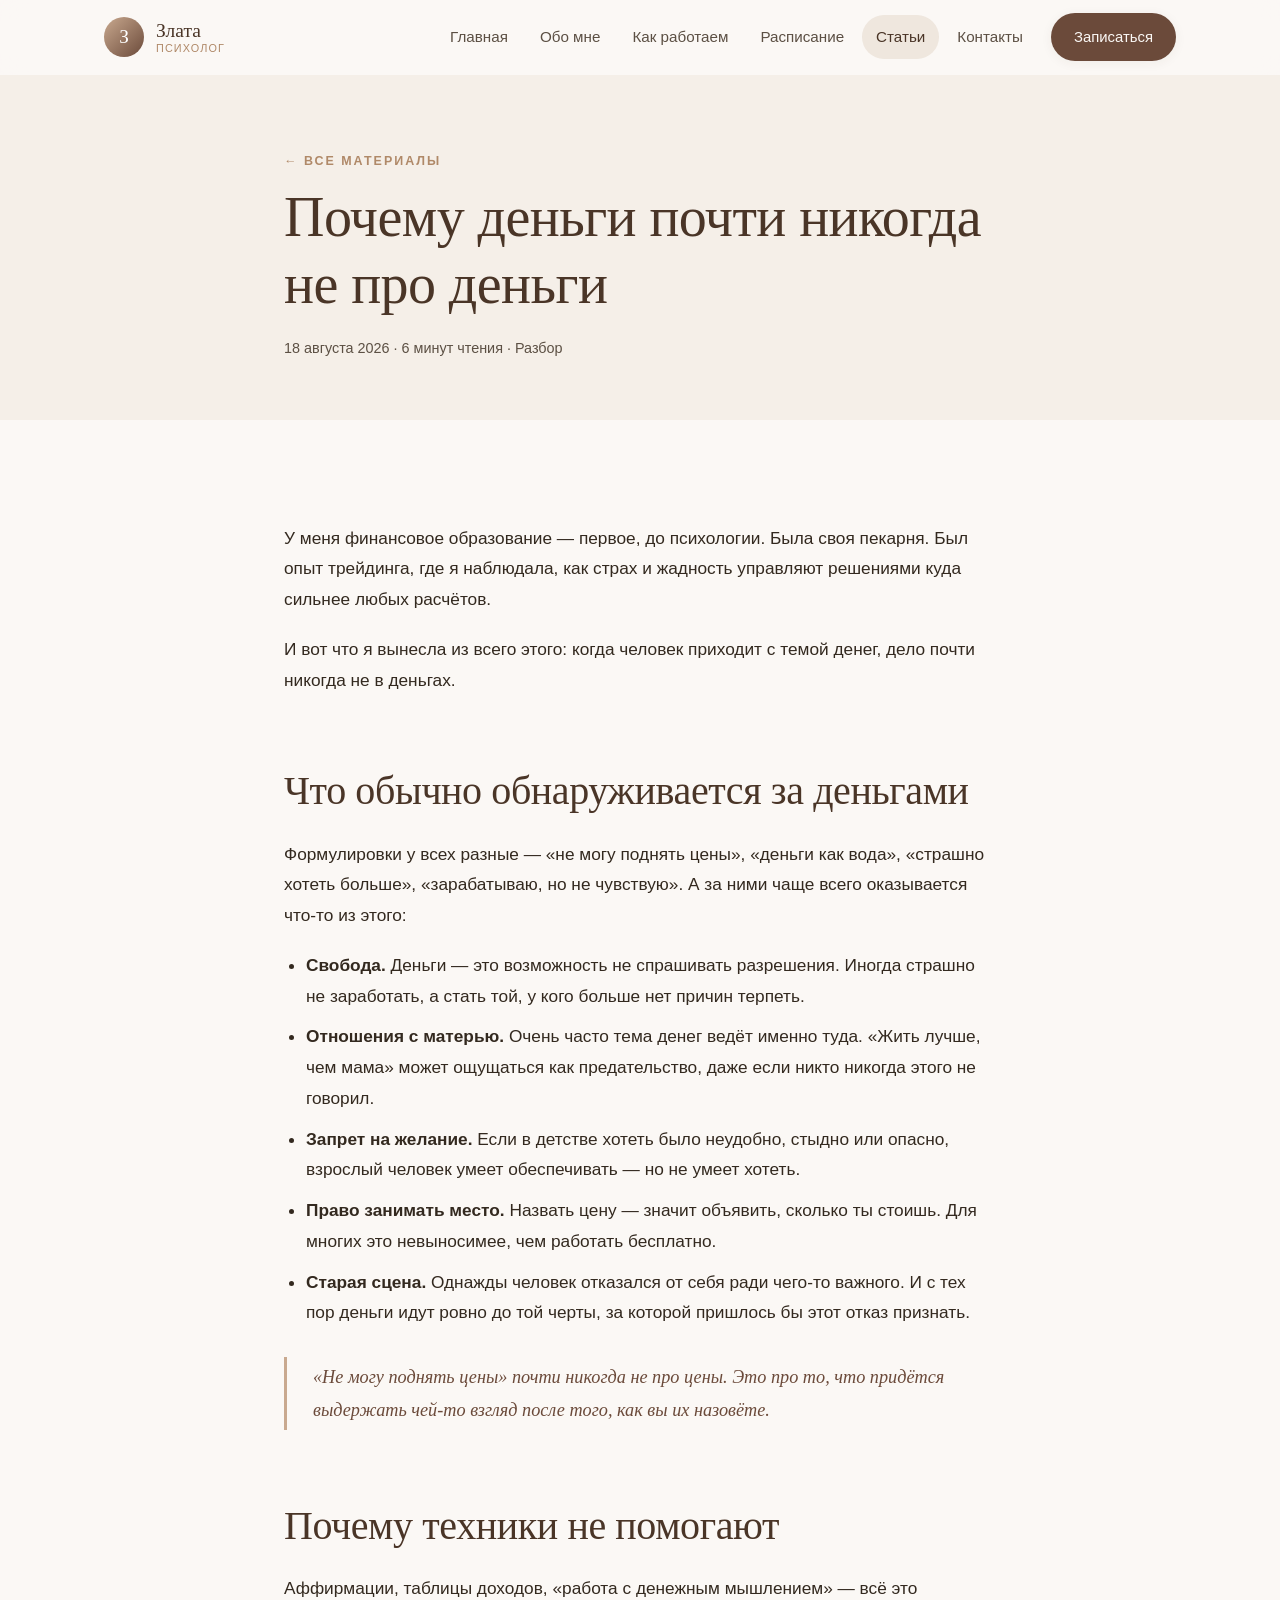
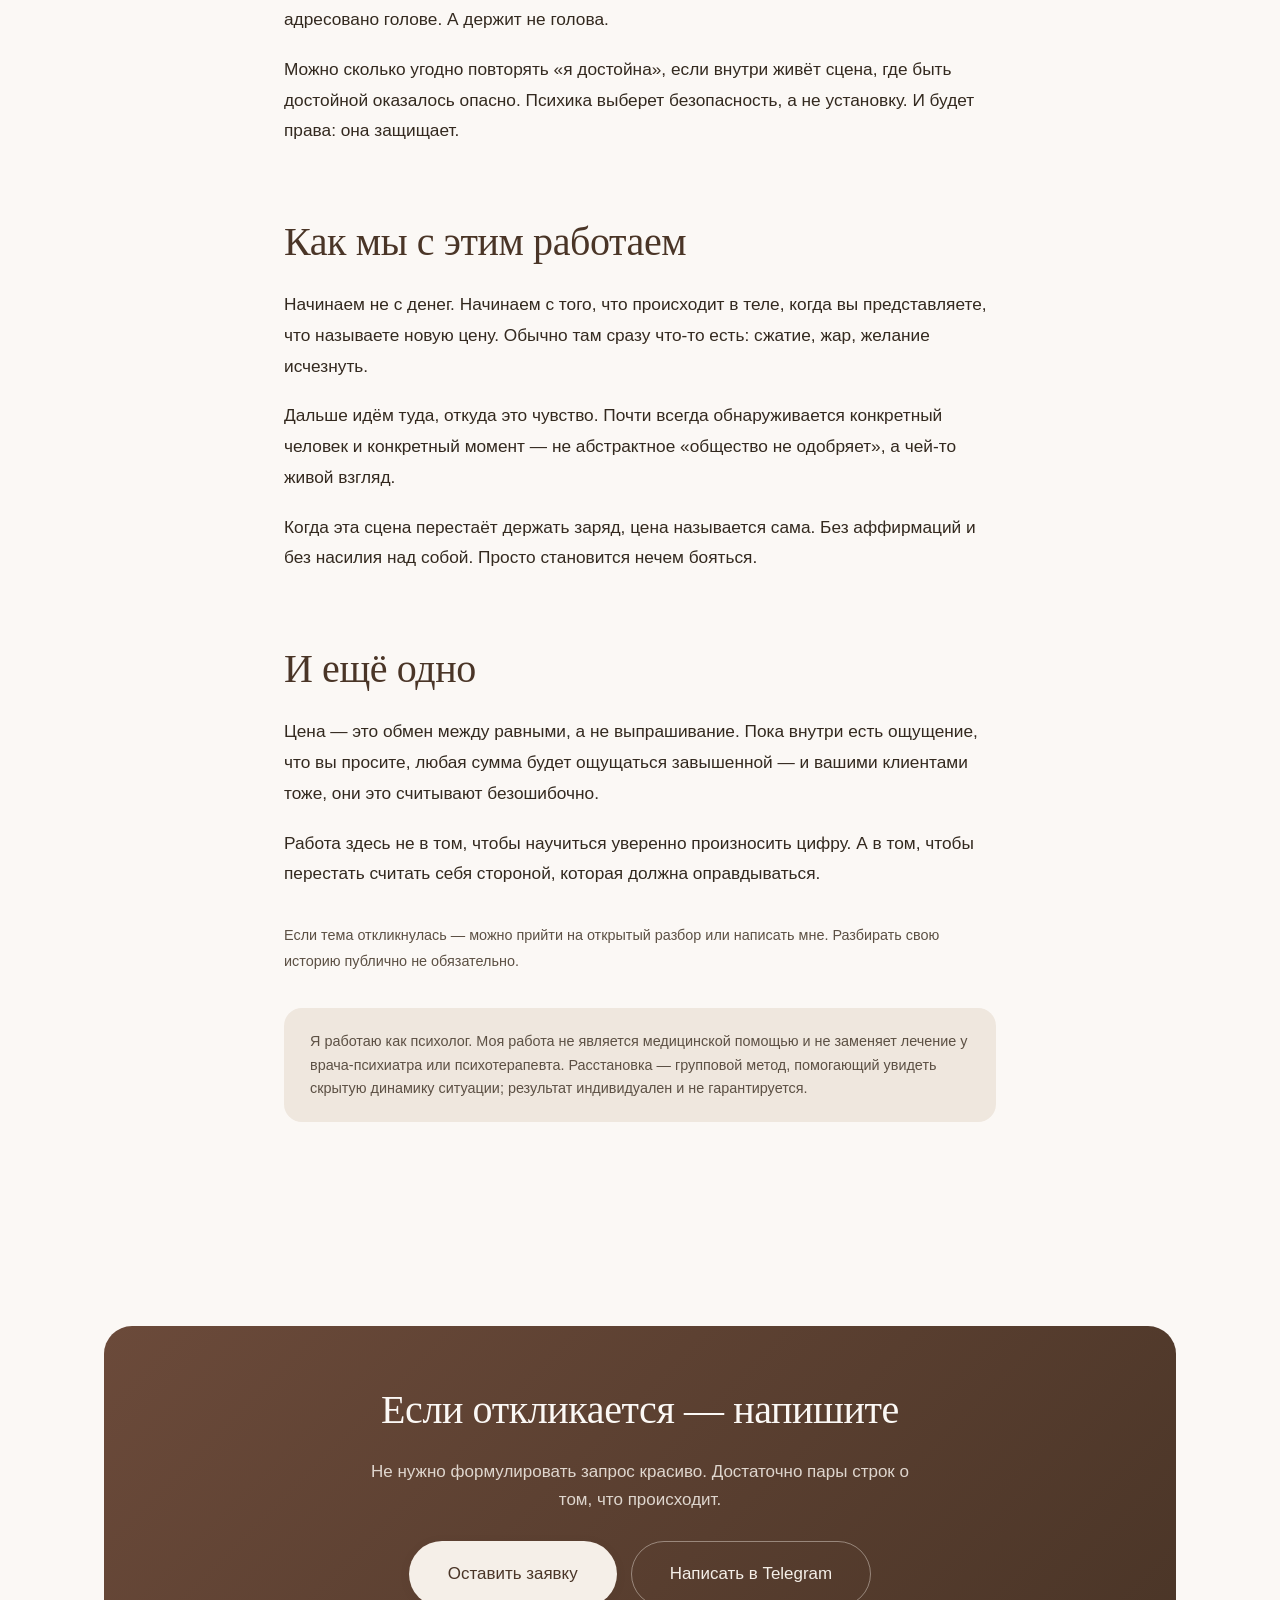
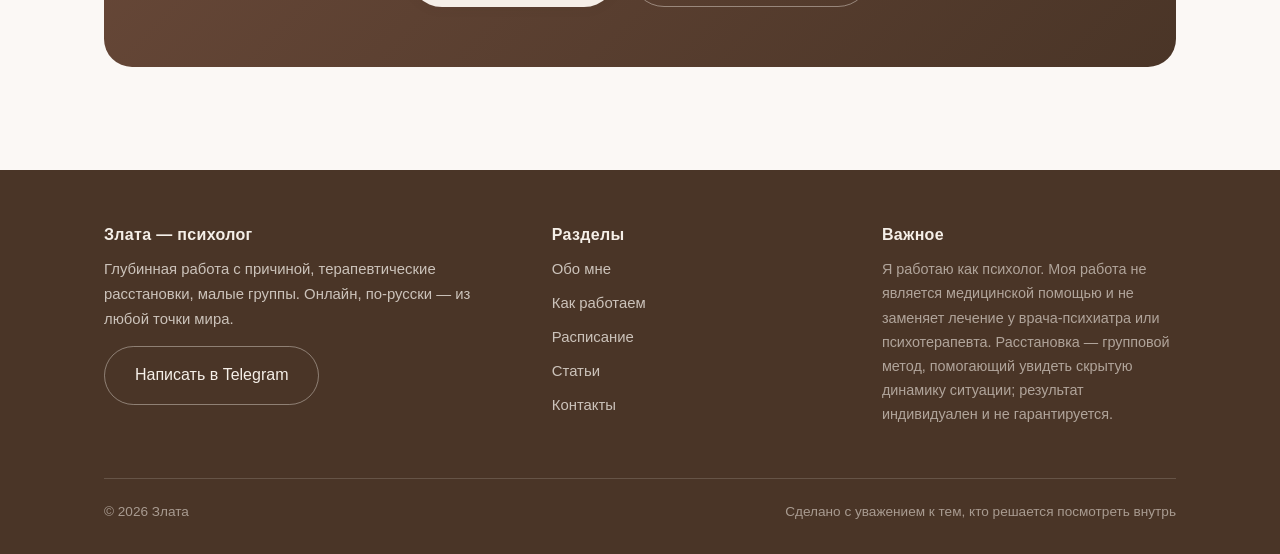
<file: public/article-dengi.html>
<!DOCTYPE html>
<html lang="ru">
<head>
<meta charset="utf-8">
<meta name="viewport" content="width=device-width, initial-scale=1">
<title>Почему деньги почти никогда не про деньги</title>
<meta name="description" content="«Не могу поднять цены», «деньги утекают», «страшно хотеть больше». Разбираю, что на самом деле стоит за темой денег.">
<meta property="og:title" content="Почему деньги почти никогда не про деньги">
<meta property="og:description" content="«Не могу поднять цены», «деньги утекают», «страшно хотеть больше». Разбираю, что на самом деле стоит за темой денег.">
<meta property="og:image" content="assets/og-image.jpg">
<meta property="og:type" content="article">
<link rel="icon" href="data:image/svg+xml,<svg xmlns='http://www.w3.org/2000/svg' viewBox='0 0 100 100'><circle cx='50' cy='50' r='48' fill='%236B4A3A'/><text y='68' x='50' text-anchor='middle' font-size='58' font-family='Georgia' fill='%23F5EFE8'>&#1047;</text></svg>">
<link rel="stylesheet" href="assets/styles.css">
</head>
<body>

<header class="site-header">
  <div class="wrap header-inner">
    <a class="logo" href="index.html">
      <span class="logo-mark">&#1047;</span>
      <span class="logo-text"><span class="logo-name">Злата</span><span class="logo-sub">Психолог</span></span>
    </a>
    <button class="burger" aria-label="Меню" aria-expanded="false"><span></span><span></span><span></span></button>
    <nav class="nav">
      <a href="index.html">Главная</a>
      <a href="about.html">Обо мне</a>
      <a href="formats.html">Как работаем</a>
      <a href="schedule.html">Расписание</a>
      <a href="articles.html" class="active">Статьи</a>
      <a href="contacts.html">Контакты</a>
      <a class="btn btn-primary" href="contacts.html#zapis">Записаться</a>
    </nav>
  </div>
</header>

<main>
<section class="page-head">
  <div class="wrap wrap-narrow">
    <p class="eyebrow"><a href="articles.html" style="color:inherit;text-decoration:none">&larr; Все материалы</a></p>
    <h1>Почему деньги почти никогда не про деньги</h1>
    <p class="muted small">18 августа 2026 · 6 минут чтения · Разбор</p>
  </div>
</section>

<section>
  <div class="wrap wrap-narrow article-body">
    <div class="reveal">

      <p>У меня финансовое образование — первое, до психологии. Была своя пекарня. Был опыт трейдинга, где я наблюдала, как страх и жадность управляют решениями куда сильнее любых расчётов.</p>
      <p>И вот что я вынесла из всего этого: когда человек приходит с темой денег, дело почти никогда не в деньгах.</p>

      <h2>Что обычно обнаруживается за деньгами</h2>
      <p>Формулировки у всех разные — «не могу поднять цены», «деньги как вода», «страшно хотеть больше», «зарабатываю, но не чувствую». А за ними чаще всего оказывается что-то из этого:</p>
      <ul>
        <li><strong>Свобода.</strong> Деньги — это возможность не спрашивать разрешения. Иногда страшно не заработать, а стать той, у кого больше нет причин терпеть.</li>
        <li><strong>Отношения с матерью.</strong> Очень часто тема денег ведёт именно туда. «Жить лучше, чем мама» может ощущаться как предательство, даже если никто никогда этого не говорил.</li>
        <li><strong>Запрет на желание.</strong> Если в детстве хотеть было неудобно, стыдно или опасно, взрослый человек умеет обеспечивать — но не умеет хотеть.</li>
        <li><strong>Право занимать место.</strong> Назвать цену — значит объявить, сколько ты стоишь. Для многих это невыносимее, чем работать бесплатно.</li>
        <li><strong>Старая сцена.</strong> Однажды человек отказался от себя ради чего-то важного. И с тех пор деньги идут ровно до той черты, за которой пришлось бы этот отказ признать.</li>
      </ul>

      <blockquote>«Не могу поднять цены» почти никогда не про цены. Это про то, что придётся выдержать чей-то взгляд после того, как вы их назовёте.</blockquote>

      <h2>Почему техники не помогают</h2>
      <p>Аффирмации, таблицы доходов, «работа с денежным мышлением» — всё это адресовано голове. А держит не голова.</p>
      <p>Можно сколько угодно повторять «я достойна», если внутри живёт сцена, где быть достойной оказалось опасно. Психика выберет безопасность, а не установку. И будет права: она защищает.</p>

      <h2>Как мы с этим работаем</h2>
      <p>Начинаем не с денег. Начинаем с того, что происходит в теле, когда вы представляете, что называете новую цену. Обычно там сразу что-то есть: сжатие, жар, желание исчезнуть.</p>
      <p>Дальше идём туда, откуда это чувство. Почти всегда обнаруживается конкретный человек и конкретный момент — не абстрактное «общество не одобряет», а чей-то живой взгляд.</p>
      <p>Когда эта сцена перестаёт держать заряд, цена называется сама. Без аффирмаций и без насилия над собой. Просто становится нечем бояться.</p>

      <h2>И ещё одно</h2>
      <p>Цена — это обмен между равными, а не выпрашивание. Пока внутри есть ощущение, что вы просите, любая сумма будет ощущаться завышенной — и вашими клиентами тоже, они это считывают безошибочно.</p>
      <p>Работа здесь не в том, чтобы научиться уверенно произносить цифру. А в том, чтобы перестать считать себя стороной, которая должна оправдываться.</p>

      <p class="muted small mt-3">Если тема откликнулась — можно прийти на открытый разбор или написать мне. Разбирать свою историю публично не обязательно.</p>
    </div>
    <div class="disclaimer mt-3" data-disclaimer></div>
  </div>
</section>

<section>
  <div class="wrap">
    <div class="cta-band reveal">
      <h2>Если откликается — напишите</h2>
      <p>Не нужно формулировать запрос красиво. Достаточно пары строк о том, что происходит.</p>
      <div class="cta-actions">
        <a class="btn btn-primary btn-lg" href="contacts.html#zapis">Оставить заявку</a>
        <a class="btn btn-ghost btn-lg" data-tg="Здравствуйте, Злата. Хочу записаться на встречу.">Написать в Telegram</a>
      </div>
    </div>
  </div>
</section>
</main>

<footer class="site-footer">
  <div class="wrap">
    <div class="footer-grid">
      <div>
        <h4>Злата &mdash; психолог</h4>
        <p style="margin-bottom:14px">Глубинная работа с причиной, терапевтические расстановки, малые группы. Онлайн, по-русски — из любой точки мира.</p>
        <a class="btn btn-ghost" style="color:var(--sand-100);border-color:rgba(245,239,232,.4)" data-tg="Здравствуйте, Злата. Хочу записаться на встречу.">Написать в Telegram</a>
      </div>
      <div>
        <h4>Разделы</h4>
        <ul>
          <li><a href="about.html">Обо мне</a></li>
          <li><a href="formats.html">Как работаем</a></li>
          <li><a href="schedule.html">Расписание</a></li>
          <li><a href="articles.html">Статьи</a></li>
          <li><a href="contacts.html">Контакты</a></li>
        </ul>
      </div>
      <div>
        <h4>Важное</h4>
        <p class="small" data-disclaimer style="color:rgba(245,239,232,.6)"></p>
      </div>
    </div>
    <div class="footer-bottom">
      <span>&copy; <span data-year></span> Злата</span>
      <span>Сделано с уважением к тем, кто решается посмотреть внутрь</span>
    </div>
  </div>
</footer>


<div class="mobile-cta">
  <a class="btn btn-ghost" href="schedule.html">Расписание</a>
  <a class="btn btn-primary" data-tg="Здравствуйте, Злата. Хочу записаться на встречу.">Написать</a>
</div>

<script src="assets/data.js"></script>
<script src="assets/site.js"></script>
</body>
</html>
</file>
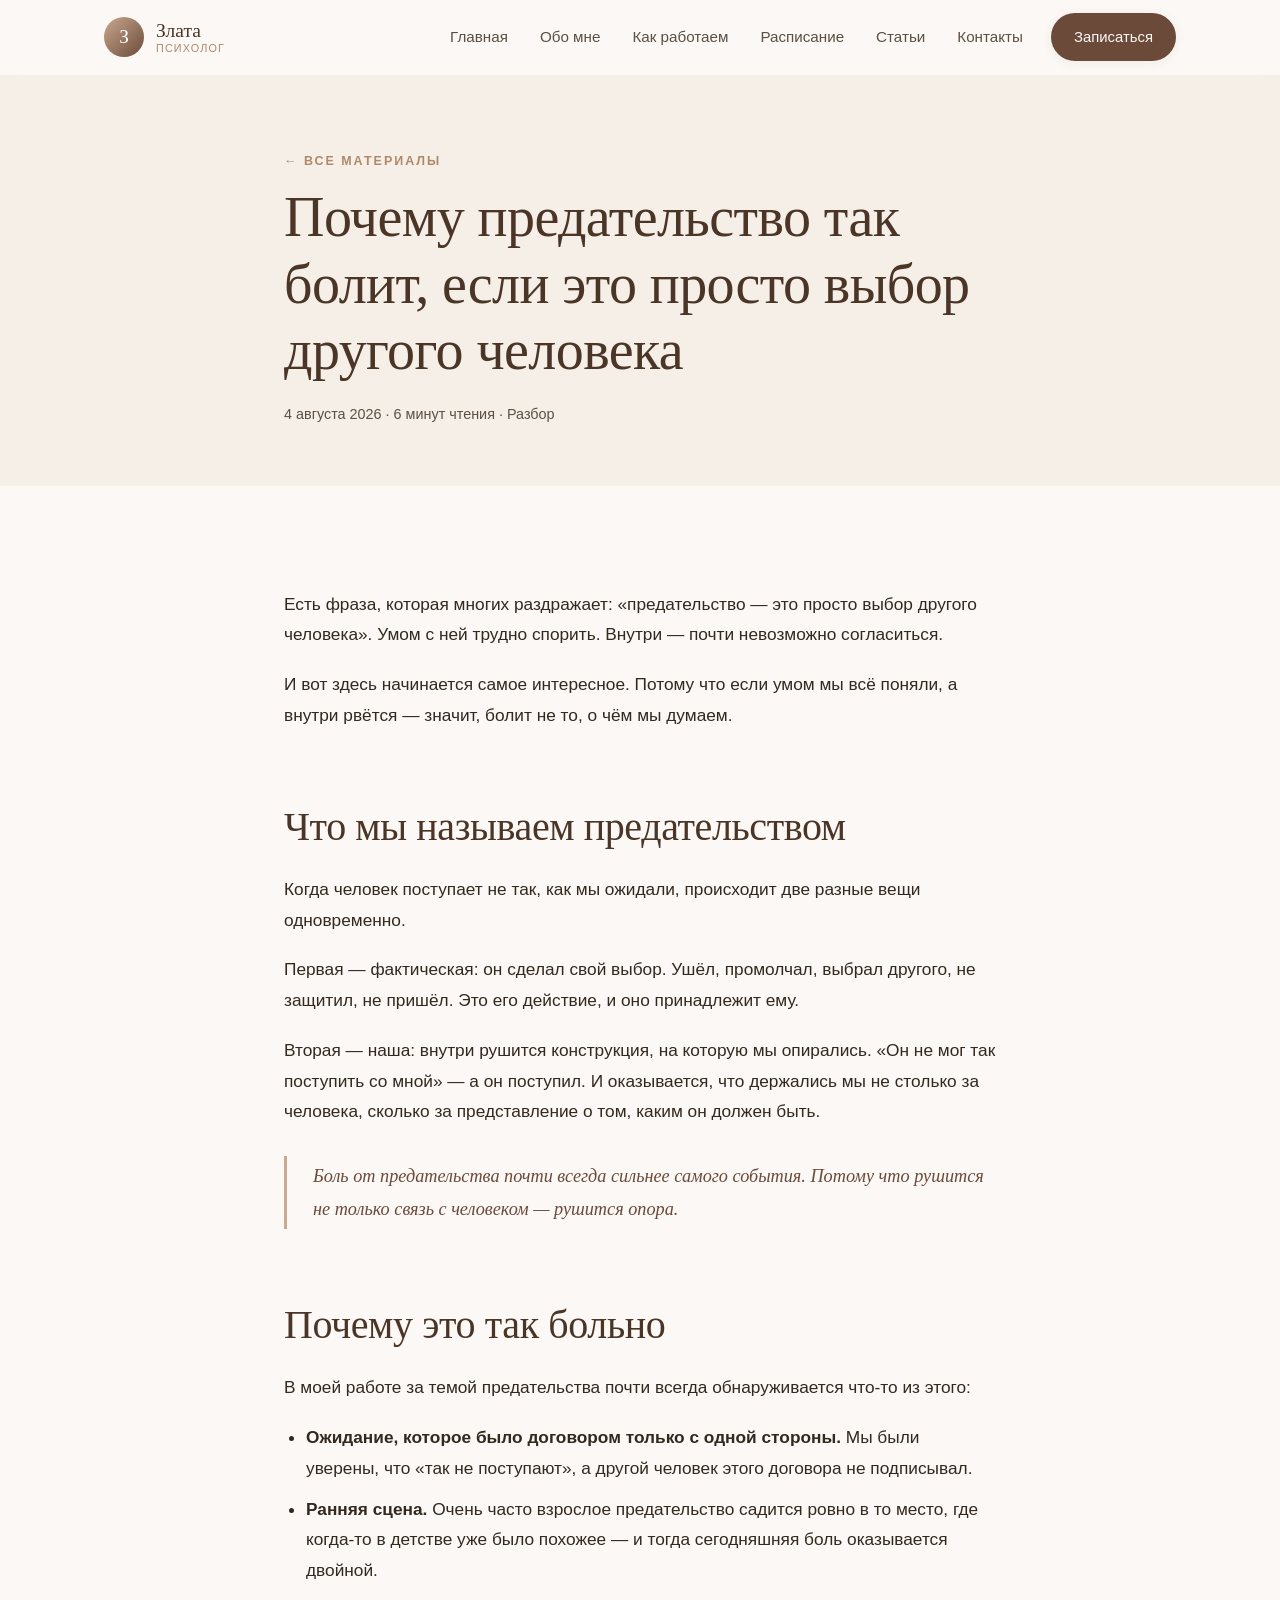
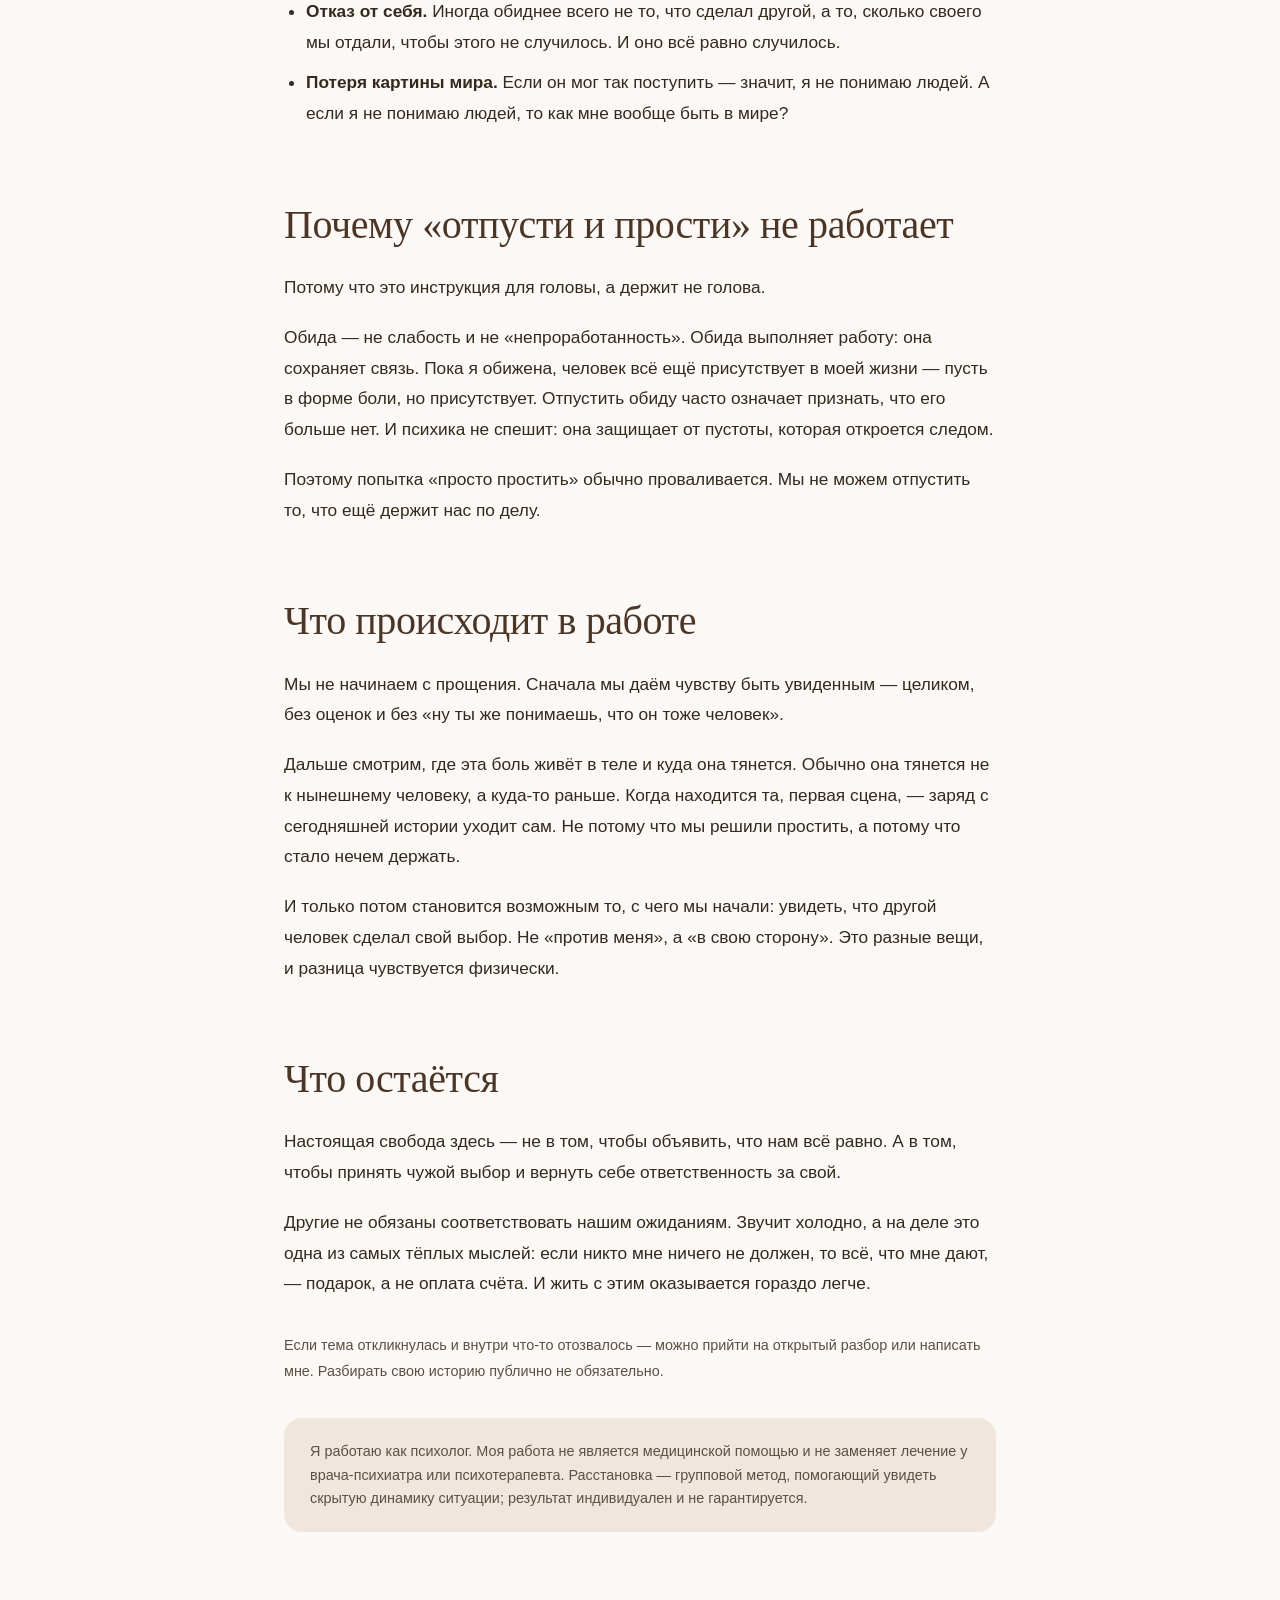
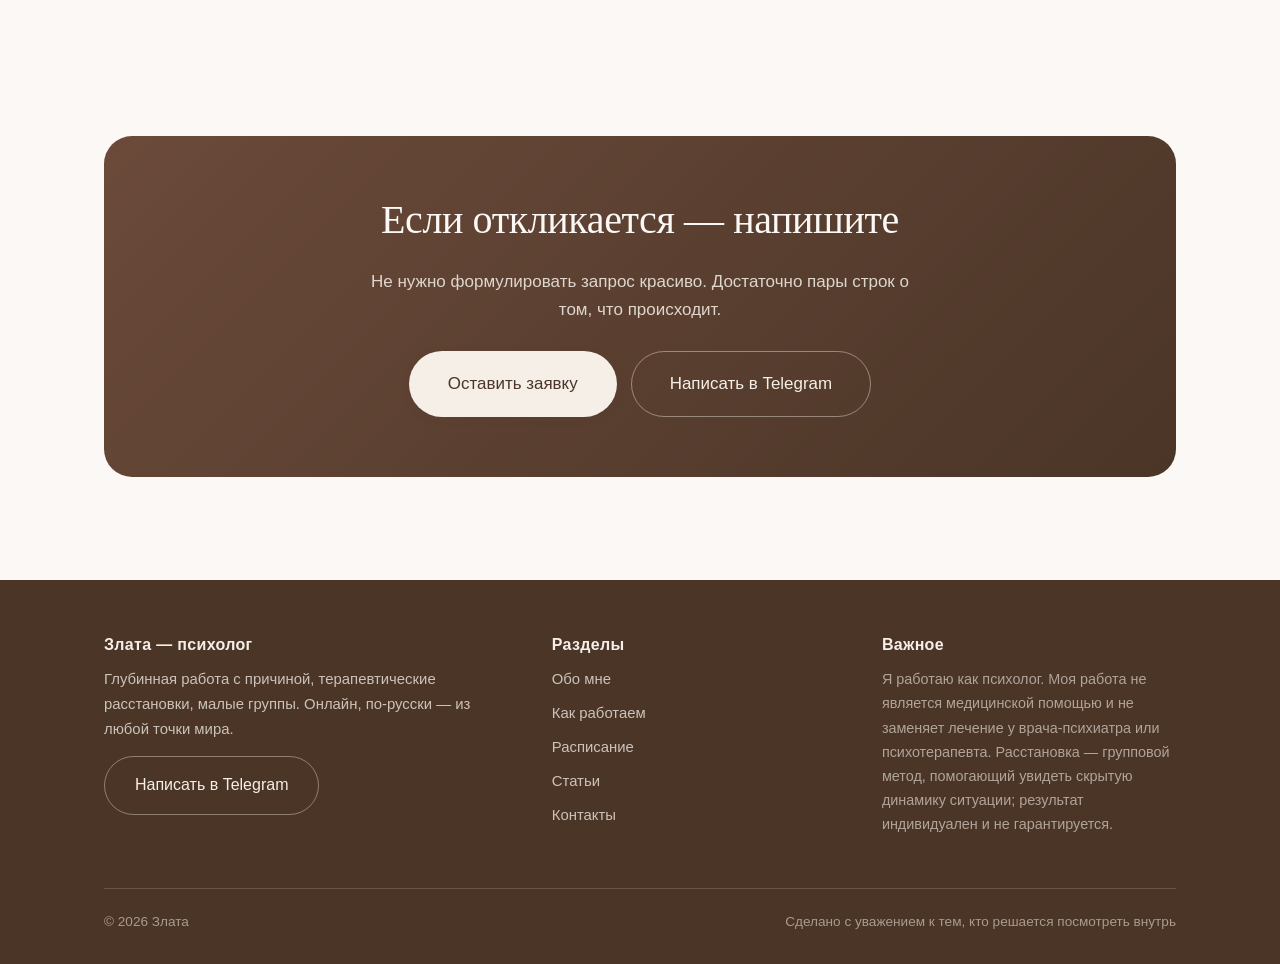
<file: public/article-predatelstvo.html>
<!DOCTYPE html>
<html lang="ru">
<head>
<meta charset="utf-8">
<meta name="viewport" content="width=device-width, initial-scale=1">
<title>Почему предательство так болит, если это просто выбор другого человека</title>
<meta name="description" content="Головой мы понимаем: человек имел право выбрать себя. А внутри всё равно рвётся. Разбираю, что именно там болит.">
<meta property="og:title" content="Почему предательство так болит, если это просто выбор другого человека">
<meta property="og:description" content="Головой мы понимаем: человек имел право выбрать себя. А внутри всё равно рвётся. Разбираю, что именно там болит.">
<meta property="og:image" content="assets/og-image.jpg">
<meta property="og:type" content="article">
<link rel="icon" href="data:image/svg+xml,<svg xmlns='http://www.w3.org/2000/svg' viewBox='0 0 100 100'><circle cx='50' cy='50' r='48' fill='%236B4A3A'/><text y='68' x='50' text-anchor='middle' font-size='58' font-family='Georgia' fill='%23F5EFE8'>&#1047;</text></svg>">
<link rel="stylesheet" href="assets/styles.css">
</head>
<body>

<header class="site-header">
  <div class="wrap header-inner">
    <a class="logo" href="index.html">
      <span class="logo-mark">&#1047;</span>
      <span class="logo-text">
        <span class="logo-name">Злата</span>
        <span class="logo-sub">Психолог</span>
      </span>
    </a>
    <button class="burger" aria-label="Меню" aria-expanded="false"><span></span><span></span><span></span></button>
    <nav class="nav">
      <a href="index.html">Главная</a>
      <a href="about.html">Обо мне</a>
      <a href="formats.html">Как работаем</a>
      <a href="schedule.html">Расписание</a>
      <a href="articles.html">Статьи</a>
      <a href="contacts.html">Контакты</a>
      <a class="btn btn-primary" href="contacts.html#zapis">Записаться</a>
    </nav>
  </div>
</header>

<main>

<section class="page-head">
  <div class="wrap wrap-narrow">
    <p class="eyebrow"><a href="articles.html" style="color:inherit;text-decoration:none">← Все материалы</a></p>
    <h1>Почему предательство так болит, если это просто выбор другого человека</h1>
    <p class="muted small">4 августа 2026 · 6 минут чтения · Разбор</p>
  </div>
</section>

<section>
  <div class="wrap wrap-narrow article-body">
    <div class="reveal">
      <p>Есть фраза, которая многих раздражает: «предательство — это просто выбор другого человека». Умом с ней трудно спорить. Внутри — почти невозможно согласиться.</p>
      <p>И вот здесь начинается самое интересное. Потому что если умом мы всё поняли, а внутри рвётся — значит, болит не то, о чём мы думаем.</p>

      <h2>Что мы называем предательством</h2>
      <p>Когда человек поступает не так, как мы ожидали, происходит две разные вещи одновременно.</p>
      <p>Первая — фактическая: он сделал свой выбор. Ушёл, промолчал, выбрал другого, не защитил, не пришёл. Это его действие, и оно принадлежит ему.</p>
      <p>Вторая — наша: внутри рушится конструкция, на которую мы опирались. «Он не мог так поступить со мной» — а он поступил. И оказывается, что держались мы не столько за человека, сколько за представление о том, каким он должен быть.</p>
      <blockquote>Боль от предательства почти всегда сильнее самого события. Потому что рушится не только связь с человеком — рушится опора.</blockquote>

      <h2>Почему это так больно</h2>
      <p>В моей работе за темой предательства почти всегда обнаруживается что-то из этого:</p>
      <ul>
        <li><strong>Ожидание, которое было договором только с одной стороны.</strong> Мы были уверены, что «так не поступают», а другой человек этого договора не подписывал.</li>
        <li><strong>Ранняя сцена.</strong> Очень часто взрослое предательство садится ровно в то место, где когда-то в детстве уже было похожее — и тогда сегодняшняя боль оказывается двойной.</li>
        <li><strong>Отказ от себя.</strong> Иногда обиднее всего не то, что сделал другой, а то, сколько своего мы отдали, чтобы этого не случилось. И оно всё равно случилось.</li>
        <li><strong>Потеря картины мира.</strong> Если он мог так поступить — значит, я не понимаю людей. А если я не понимаю людей, то как мне вообще быть в мире?</li>
      </ul>

      <h2>Почему «отпусти и прости» не работает</h2>
      <p>Потому что это инструкция для головы, а держит не голова.</p>
      <p>Обида — не слабость и не «непроработанность». Обида выполняет работу: она сохраняет связь. Пока я обижена, человек всё ещё присутствует в моей жизни — пусть в форме боли, но присутствует. Отпустить обиду часто означает признать, что его больше нет. И психика не спешит: она защищает от пустоты, которая откроется следом.</p>
      <p>Поэтому попытка «просто простить» обычно проваливается. Мы не можем отпустить то, что ещё держит нас по делу.</p>

      <h2>Что происходит в работе</h2>
      <p>Мы не начинаем с прощения. Сначала мы даём чувству быть увиденным — целиком, без оценок и без «ну ты же понимаешь, что он тоже человек».</p>
      <p>Дальше смотрим, где эта боль живёт в теле и куда она тянется. Обычно она тянется не к нынешнему человеку, а куда-то раньше. Когда находится та, первая сцена, — заряд с сегодняшней истории уходит сам. Не потому что мы решили простить, а потому что стало нечем держать.</p>
      <p>И только потом становится возможным то, с чего мы начали: увидеть, что другой человек сделал свой выбор. Не «против меня», а «в свою сторону». Это разные вещи, и разница чувствуется физически.</p>

      <h2>Что остаётся</h2>
      <p>Настоящая свобода здесь — не в том, чтобы объявить, что нам всё равно. А в том, чтобы принять чужой выбор и вернуть себе ответственность за свой.</p>
      <p>Другие не обязаны соответствовать нашим ожиданиям. Звучит холодно, а на деле это одна из самых тёплых мыслей: если никто мне ничего не должен, то всё, что мне дают, — подарок, а не оплата счёта. И жить с этим оказывается гораздо легче.</p>

      <p class="muted small mt-3">Если тема откликнулась и внутри что-то отозвалось — можно прийти на открытый разбор или написать мне. Разбирать свою историю публично не обязательно.</p>
    </div>

    <div class="disclaimer mt-3" data-disclaimer></div>
  </div>
</section>

<section>
  <div class="wrap">
    <div class="cta-band reveal">
      <h2>Если откликается — напишите</h2>
      <p>Не нужно формулировать запрос красиво. Достаточно пары строк о том, что происходит.</p>
      <div class="cta-actions">
        <a class="btn btn-primary btn-lg" href="contacts.html#zapis">Оставить заявку</a>
        <a class="btn btn-ghost btn-lg" data-tg="Здравствуйте, Злата. Хочу записаться на встречу.">Написать в Telegram</a>
      </div>
    </div>
  </div>
</section>

</main>

<footer class="site-footer">
  <div class="wrap">
    <div class="footer-grid">
      <div>
        <h4>Злата — психолог</h4>
        <p style="margin-bottom:14px">Глубинная работа с причиной, терапевтические расстановки, малые группы. Онлайн, по-русски — из любой точки мира.</p>
        <a class="btn btn-ghost" style="color:var(--sand-100);border-color:rgba(245,239,232,.4)" data-tg="Здравствуйте, Злата. Хочу записаться на встречу.">Написать в Telegram</a>
      </div>
      <div>
        <h4>Разделы</h4>
        <ul>
          <li><a href="about.html">Обо мне</a></li>
          <li><a href="formats.html">Как работаем</a></li>
          <li><a href="schedule.html">Расписание</a></li>
          <li><a href="articles.html">Статьи</a></li>
          <li><a href="contacts.html">Контакты</a></li>
        </ul>
      </div>
      <div>
        <h4>Важное</h4>
        <p class="small" data-disclaimer style="color:rgba(245,239,232,.6)"></p>
      </div>
    </div>
    <div class="footer-bottom">
      <span>&copy; <span data-year></span> Злата</span>
      <span>Сделано с уважением к тем, кто решается посмотреть внутрь</span>
    </div>
  </div>
</footer>


<div class="mobile-cta">
  <a class="btn btn-ghost" href="schedule.html">Расписание</a>
  <a class="btn btn-primary" data-tg="Здравствуйте, Злата. Хочу записаться на встречу.">Написать</a>
</div>

<script src="assets/data.js"></script>
<script src="assets/site.js"></script>
</body>
</html>
</file>
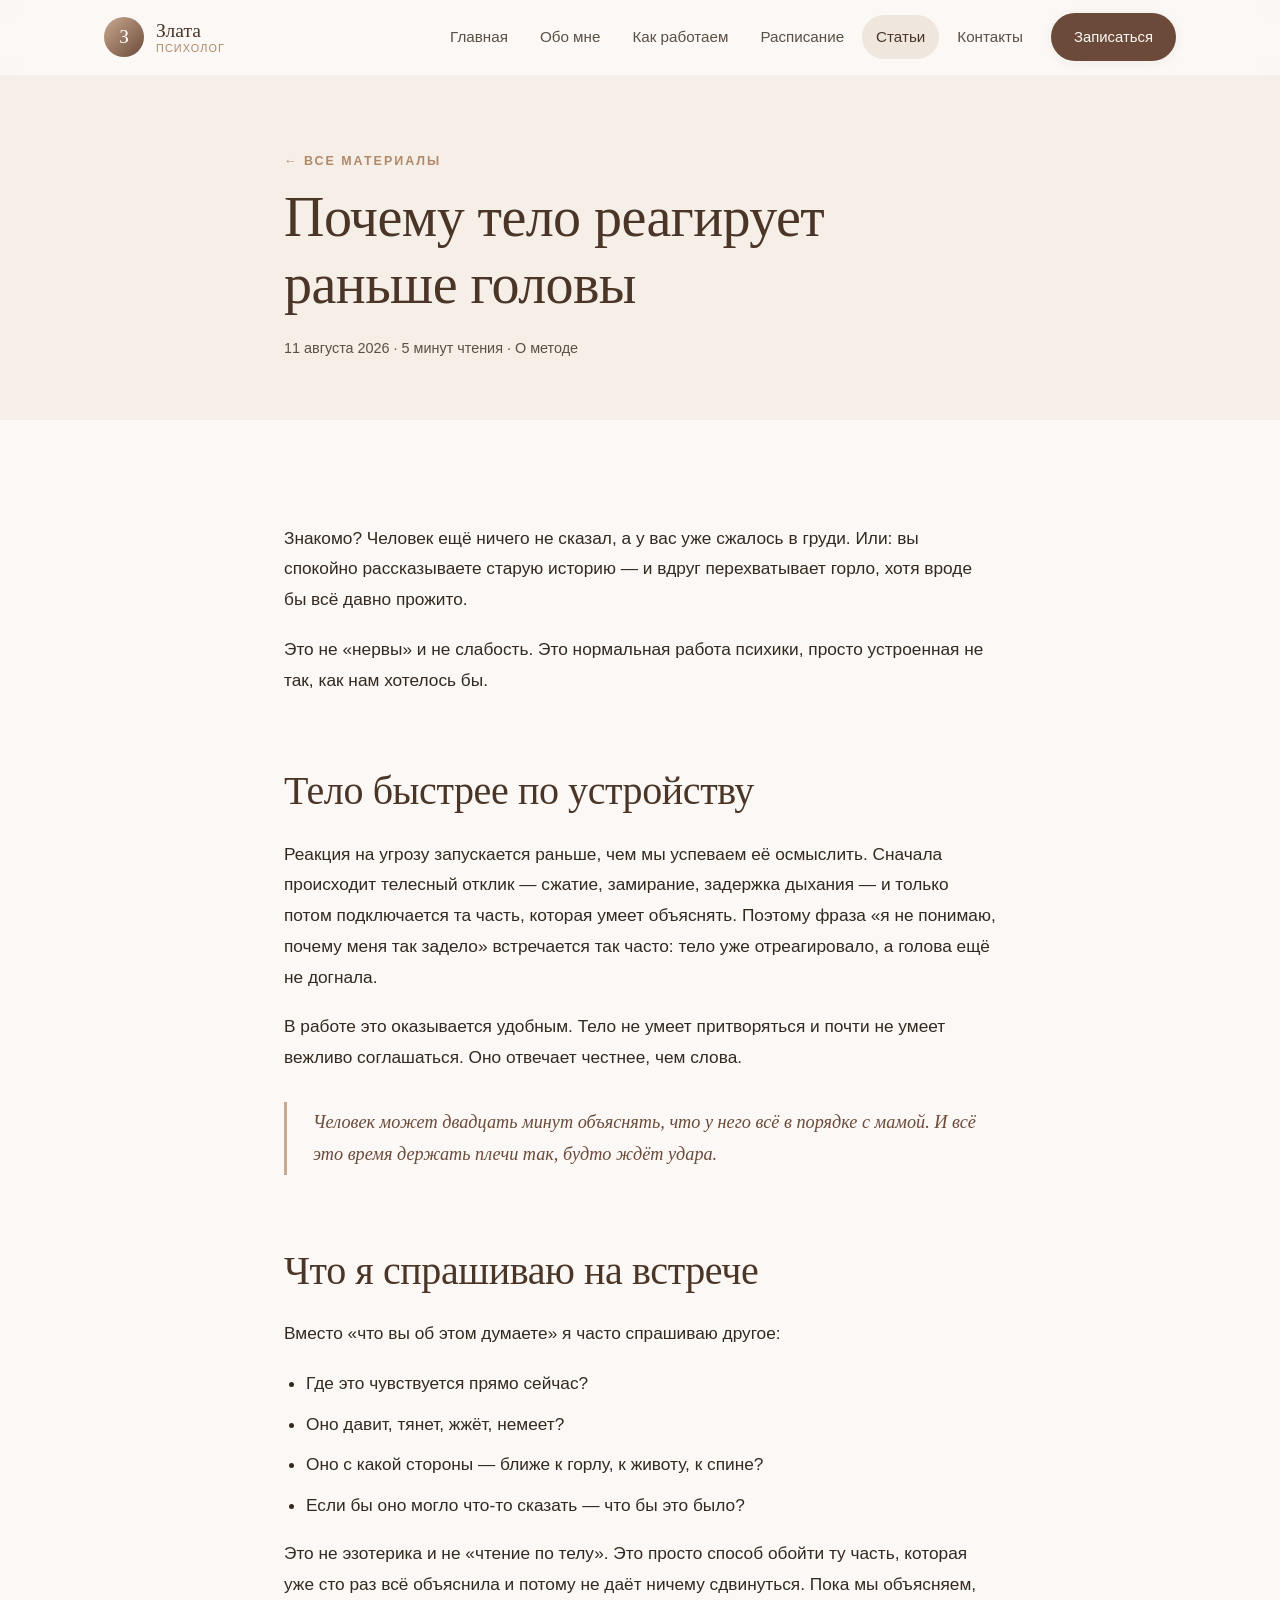
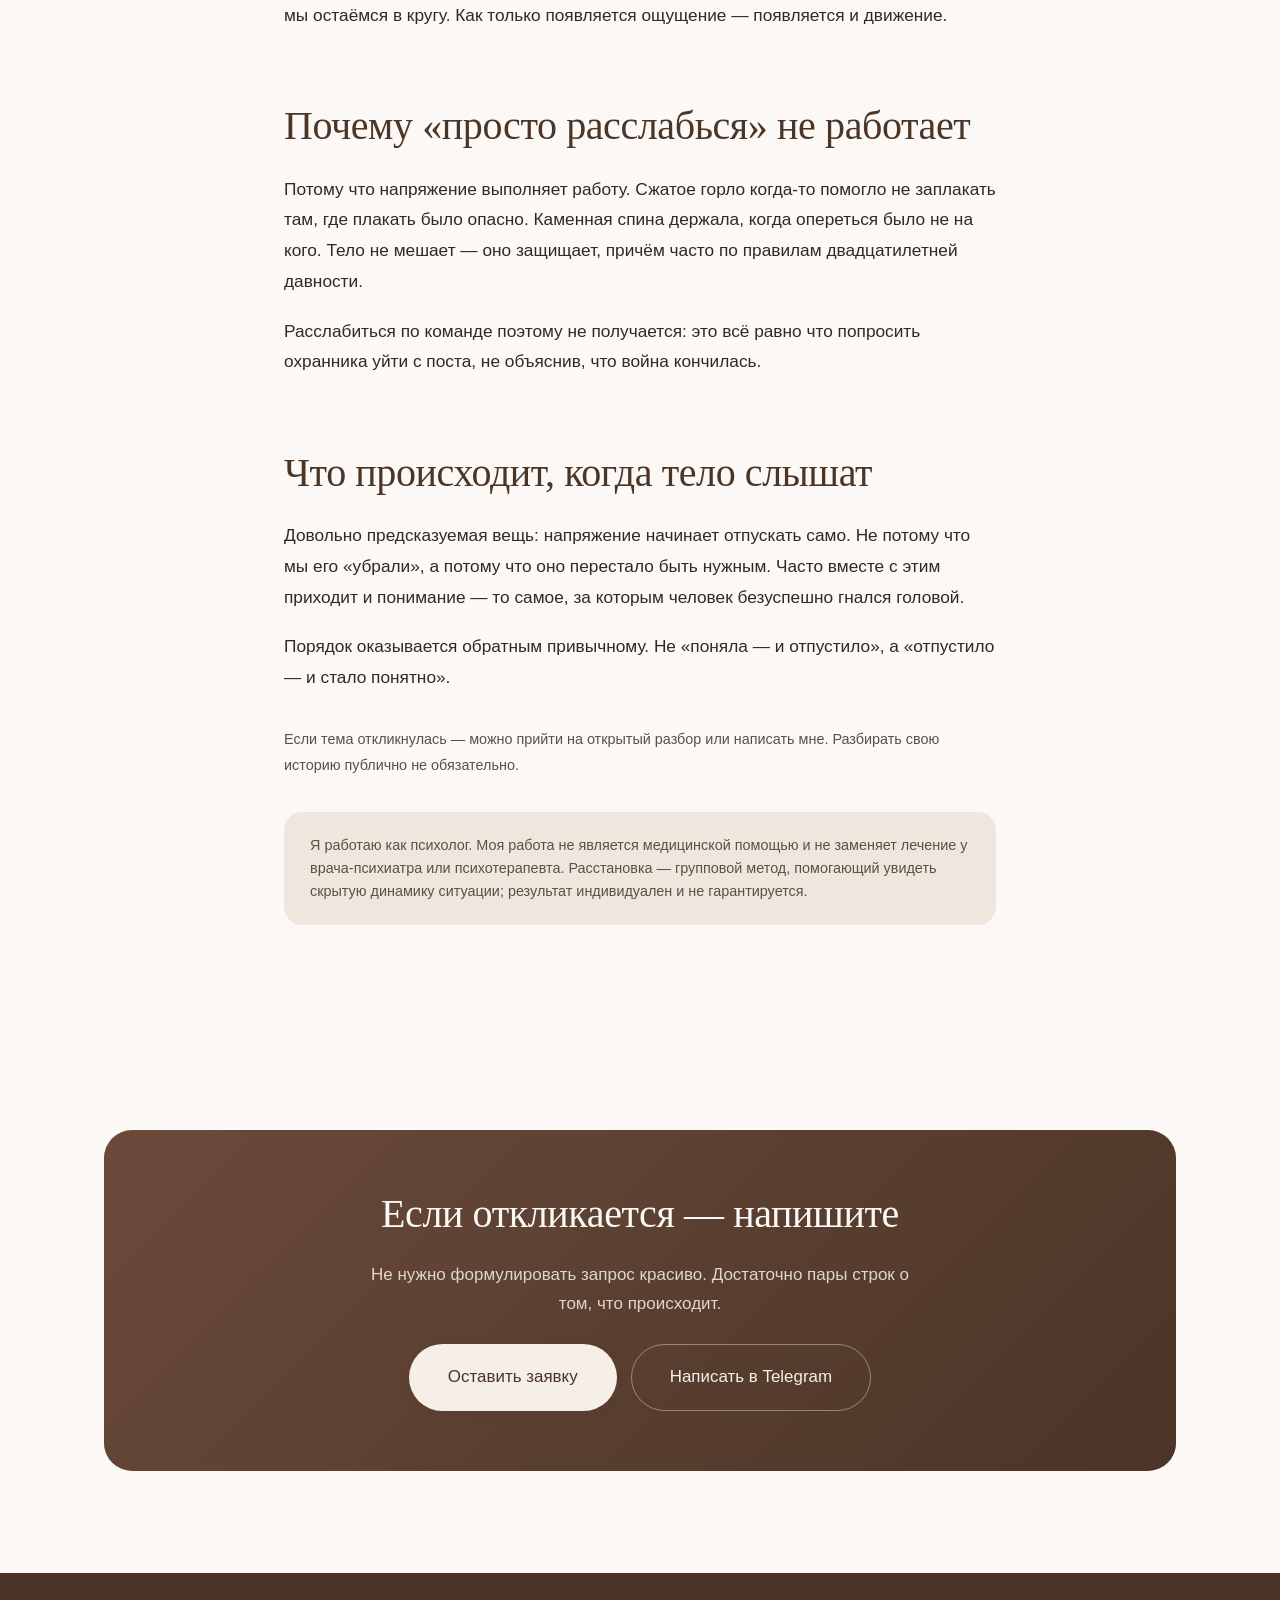
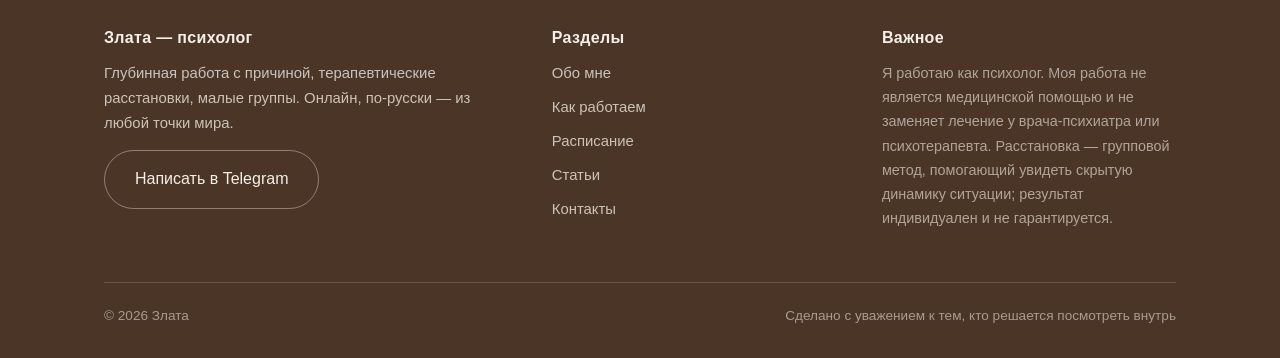
<file: public/article-telo.html>
<!DOCTYPE html>
<html lang="ru">
<head>
<meta charset="utf-8">
<meta name="viewport" content="width=device-width, initial-scale=1">
<title>Почему тело реагирует раньше головы</title>
<meta name="description" content="Горло сжимается до того, как вы поняли, что обиделись. Разбираю, почему тело узнаёт первым и что с этим делать.">
<meta property="og:title" content="Почему тело реагирует раньше головы">
<meta property="og:description" content="Горло сжимается до того, как вы поняли, что обиделись. Разбираю, почему тело узнаёт первым и что с этим делать.">
<meta property="og:image" content="assets/og-image.jpg">
<meta property="og:type" content="article">
<link rel="icon" href="data:image/svg+xml,<svg xmlns='http://www.w3.org/2000/svg' viewBox='0 0 100 100'><circle cx='50' cy='50' r='48' fill='%236B4A3A'/><text y='68' x='50' text-anchor='middle' font-size='58' font-family='Georgia' fill='%23F5EFE8'>&#1047;</text></svg>">
<link rel="stylesheet" href="assets/styles.css">
</head>
<body>

<header class="site-header">
  <div class="wrap header-inner">
    <a class="logo" href="index.html">
      <span class="logo-mark">&#1047;</span>
      <span class="logo-text"><span class="logo-name">Злата</span><span class="logo-sub">Психолог</span></span>
    </a>
    <button class="burger" aria-label="Меню" aria-expanded="false"><span></span><span></span><span></span></button>
    <nav class="nav">
      <a href="index.html">Главная</a>
      <a href="about.html">Обо мне</a>
      <a href="formats.html">Как работаем</a>
      <a href="schedule.html">Расписание</a>
      <a href="articles.html" class="active">Статьи</a>
      <a href="contacts.html">Контакты</a>
      <a class="btn btn-primary" href="contacts.html#zapis">Записаться</a>
    </nav>
  </div>
</header>

<main>
<section class="page-head">
  <div class="wrap wrap-narrow">
    <p class="eyebrow"><a href="articles.html" style="color:inherit;text-decoration:none">&larr; Все материалы</a></p>
    <h1>Почему тело реагирует раньше головы</h1>
    <p class="muted small">11 августа 2026 · 5 минут чтения · О методе</p>
  </div>
</section>

<section>
  <div class="wrap wrap-narrow article-body">
    <div class="reveal">

      <p>Знакомо? Человек ещё ничего не сказал, а у вас уже сжалось в груди. Или: вы спокойно рассказываете старую историю — и вдруг перехватывает горло, хотя вроде бы всё давно прожито.</p>
      <p>Это не «нервы» и не слабость. Это нормальная работа психики, просто устроенная не так, как нам хотелось бы.</p>

      <h2>Тело быстрее по устройству</h2>
      <p>Реакция на угрозу запускается раньше, чем мы успеваем её осмыслить. Сначала происходит телесный отклик — сжатие, замирание, задержка дыхания — и только потом подключается та часть, которая умеет объяснять. Поэтому фраза «я не понимаю, почему меня так задело» встречается так часто: тело уже отреагировало, а голова ещё не догнала.</p>
      <p>В работе это оказывается удобным. Тело не умеет притворяться и почти не умеет вежливо соглашаться. Оно отвечает честнее, чем слова.</p>

      <blockquote>Человек может двадцать минут объяснять, что у него всё в порядке с мамой. И всё это время держать плечи так, будто ждёт удара.</blockquote>

      <h2>Что я спрашиваю на встрече</h2>
      <p>Вместо «что вы об этом думаете» я часто спрашиваю другое:</p>
      <ul>
        <li>Где это чувствуется прямо сейчас?</li>
        <li>Оно давит, тянет, жжёт, немеет?</li>
        <li>Оно с какой стороны — ближе к горлу, к животу, к спине?</li>
        <li>Если бы оно могло что-то сказать — что бы это было?</li>
      </ul>
      <p>Это не эзотерика и не «чтение по телу». Это просто способ обойти ту часть, которая уже сто раз всё объяснила и потому не даёт ничему сдвинуться. Пока мы объясняем, мы остаёмся в кругу. Как только появляется ощущение — появляется и движение.</p>

      <h2>Почему «просто расслабься» не работает</h2>
      <p>Потому что напряжение выполняет работу. Сжатое горло когда-то помогло не заплакать там, где плакать было опасно. Каменная спина держала, когда опереться было не на кого. Тело не мешает — оно защищает, причём часто по правилам двадцатилетней давности.</p>
      <p>Расслабиться по команде поэтому не получается: это всё равно что попросить охранника уйти с поста, не объяснив, что война кончилась.</p>

      <h2>Что происходит, когда тело слышат</h2>
      <p>Довольно предсказуемая вещь: напряжение начинает отпускать само. Не потому что мы его «убрали», а потому что оно перестало быть нужным. Часто вместе с этим приходит и понимание — то самое, за которым человек безуспешно гнался головой.</p>
      <p>Порядок оказывается обратным привычному. Не «поняла — и отпустило», а «отпустило — и стало понятно».</p>

      <p class="muted small mt-3">Если тема откликнулась — можно прийти на открытый разбор или написать мне. Разбирать свою историю публично не обязательно.</p>
    </div>
    <div class="disclaimer mt-3" data-disclaimer></div>
  </div>
</section>

<section>
  <div class="wrap">
    <div class="cta-band reveal">
      <h2>Если откликается — напишите</h2>
      <p>Не нужно формулировать запрос красиво. Достаточно пары строк о том, что происходит.</p>
      <div class="cta-actions">
        <a class="btn btn-primary btn-lg" href="contacts.html#zapis">Оставить заявку</a>
        <a class="btn btn-ghost btn-lg" data-tg="Здравствуйте, Злата. Хочу записаться на встречу.">Написать в Telegram</a>
      </div>
    </div>
  </div>
</section>
</main>

<footer class="site-footer">
  <div class="wrap">
    <div class="footer-grid">
      <div>
        <h4>Злата &mdash; психолог</h4>
        <p style="margin-bottom:14px">Глубинная работа с причиной, терапевтические расстановки, малые группы. Онлайн, по-русски — из любой точки мира.</p>
        <a class="btn btn-ghost" style="color:var(--sand-100);border-color:rgba(245,239,232,.4)" data-tg="Здравствуйте, Злата. Хочу записаться на встречу.">Написать в Telegram</a>
      </div>
      <div>
        <h4>Разделы</h4>
        <ul>
          <li><a href="about.html">Обо мне</a></li>
          <li><a href="formats.html">Как работаем</a></li>
          <li><a href="schedule.html">Расписание</a></li>
          <li><a href="articles.html">Статьи</a></li>
          <li><a href="contacts.html">Контакты</a></li>
        </ul>
      </div>
      <div>
        <h4>Важное</h4>
        <p class="small" data-disclaimer style="color:rgba(245,239,232,.6)"></p>
      </div>
    </div>
    <div class="footer-bottom">
      <span>&copy; <span data-year></span> Злата</span>
      <span>Сделано с уважением к тем, кто решается посмотреть внутрь</span>
    </div>
  </div>
</footer>


<div class="mobile-cta">
  <a class="btn btn-ghost" href="schedule.html">Расписание</a>
  <a class="btn btn-primary" data-tg="Здравствуйте, Злата. Хочу записаться на встречу.">Написать</a>
</div>

<script src="assets/data.js"></script>
<script src="assets/site.js"></script>
</body>
</html>
</file>
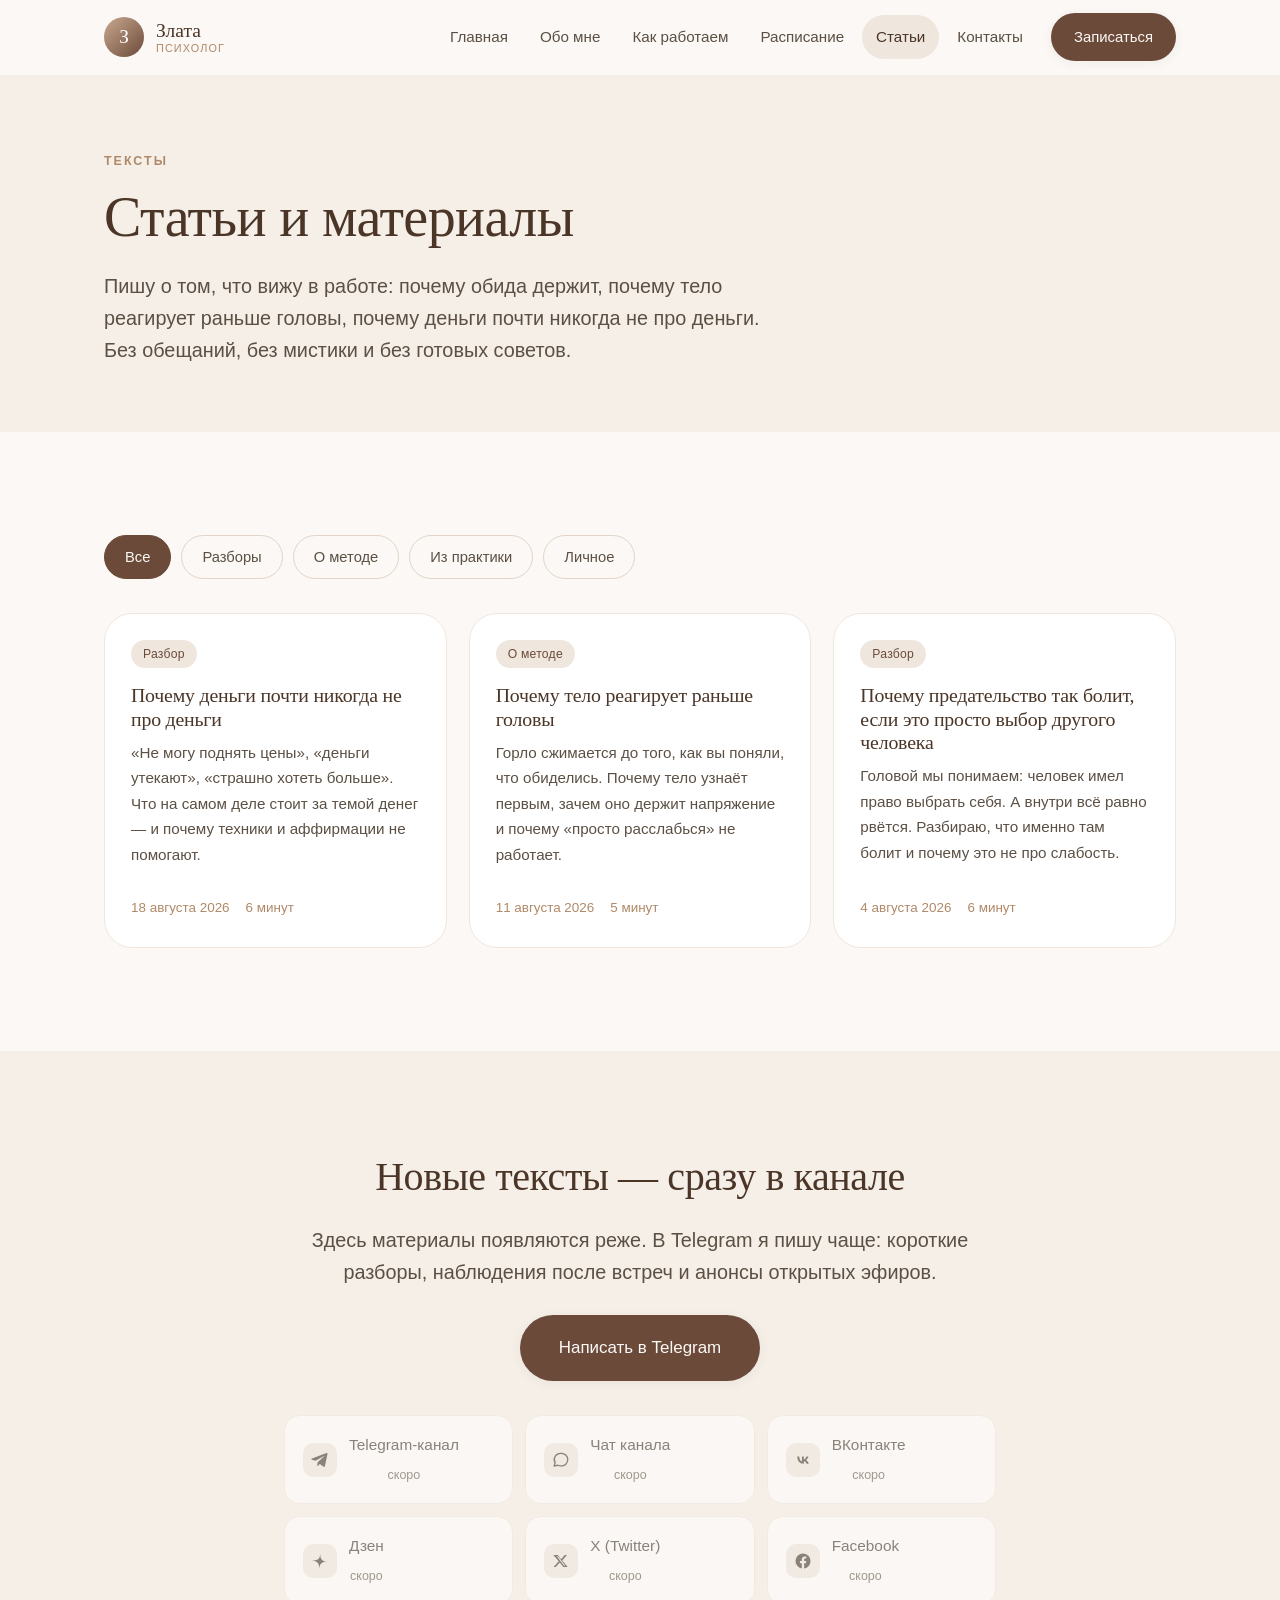
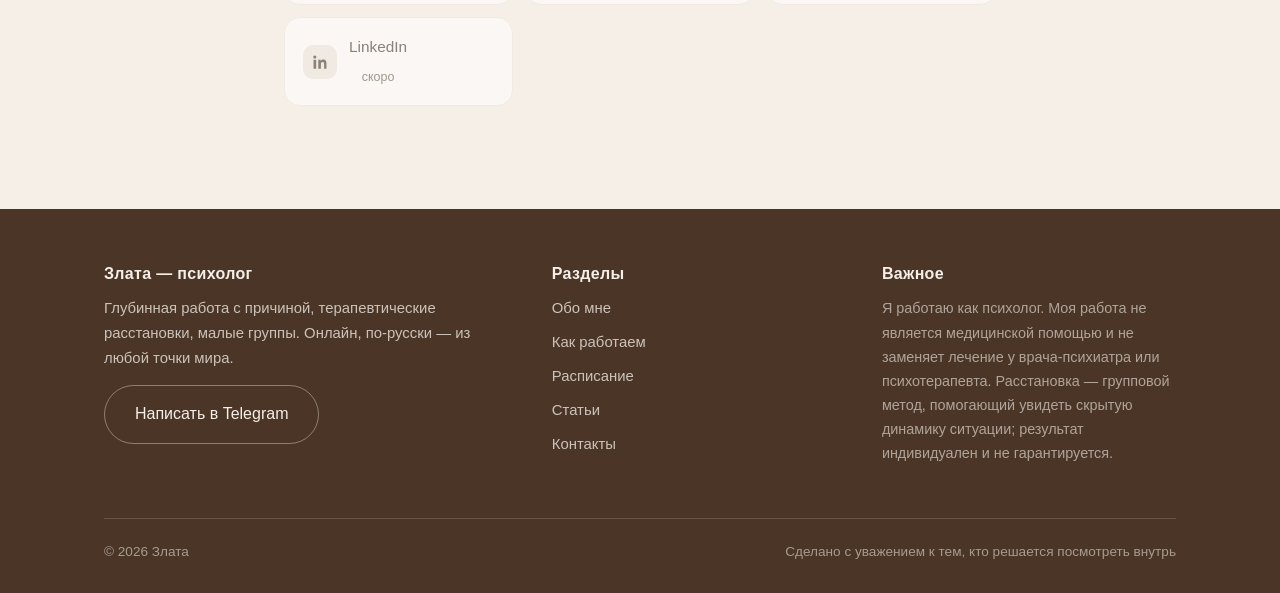
<file: public/articles.html>
<!DOCTYPE html>
<html lang="ru">
<head>
<meta charset="utf-8">
<meta name="viewport" content="width=device-width, initial-scale=1">
<title>Статьи и материалы — Злата, психолог</title>
<meta name="description" content="Разборы, тексты о методе, наблюдения из практики и личные заметки. О том, как устроены внутренние застревания — без обещаний и эзотерики.">
<meta property="og:title" content="Статьи и материалы — Злата, психолог">
<meta property="og:description" content="Разборы, тексты о методе, наблюдения из практики и личные заметки. О том, как устроены внутренние застревания — без обещаний и эзотерики.">
<meta property="og:image" content="assets/og-image.jpg">
<meta property="og:type" content="website">
<link rel="icon" href="data:image/svg+xml,<svg xmlns='http://www.w3.org/2000/svg' viewBox='0 0 100 100'><circle cx='50' cy='50' r='48' fill='%236B4A3A'/><text y='68' x='50' text-anchor='middle' font-size='58' font-family='Georgia' fill='%23F5EFE8'>&#1047;</text></svg>">
<link rel="stylesheet" href="assets/styles.css">
</head>
<body>

<header class="site-header">
  <div class="wrap header-inner">
    <a class="logo" href="index.html">
      <span class="logo-mark">&#1047;</span>
      <span class="logo-text">
        <span class="logo-name">Злата</span>
        <span class="logo-sub">Психолог</span>
      </span>
    </a>
    <button class="burger" aria-label="Меню" aria-expanded="false"><span></span><span></span><span></span></button>
    <nav class="nav">
      <a href="index.html">Главная</a>
      <a href="about.html">Обо мне</a>
      <a href="formats.html">Как работаем</a>
      <a href="schedule.html">Расписание</a>
      <a href="articles.html" class="active">Статьи</a>
      <a href="contacts.html">Контакты</a>
      <a class="btn btn-primary" href="contacts.html#zapis">Записаться</a>
    </nav>
  </div>
</header>

<main>

<section class="page-head">
  <div class="wrap">
    <p class="eyebrow">Тексты</p>
    <h1>Статьи и материалы</h1>
    <p class="lead">Пишу о том, что вижу в работе: почему обида держит, почему тело реагирует раньше головы, почему деньги почти никогда не про деньги. Без обещаний, без мистики и без готовых советов.</p>
  </div>
</section>

<section>
  <div class="wrap">
    <div class="filters reveal">
      <button class="filter active" data-filter="all">Все</button>
      <button class="filter" data-filter="razbor">Разборы</button>
      <button class="filter" data-filter="metod">О методе</button>
      <button class="filter" data-filter="praktika">Из практики</button>
      <button class="filter" data-filter="lichnoe">Личное</button>
    </div>
    <div class="grid grid-3 reveal" data-posts="50"></div>
  </div>
</section>

<section class="bg-sand">
  <div class="wrap wrap-narrow center">
    <div class="reveal">
      <h2>Новые тексты — сразу в канале</h2>
      <p class="lead">Здесь материалы появляются реже. В Telegram я пишу чаще: короткие разборы, наблюдения после встреч и анонсы открытых эфиров.</p>
      <div class="cta-actions">
        <a class="btn btn-primary btn-lg" data-tg="Здравствуйте, Злата! Пишу с сайта.">Написать в Telegram</a>
      </div>
    </div>
    <div class="links-grid mt-3 reveal" data-links></div>
  </div>
</section>

</main>

<footer class="site-footer">
  <div class="wrap">
    <div class="footer-grid">
      <div>
        <h4>Злата — психолог</h4>
        <p style="margin-bottom:14px">Глубинная работа с причиной, терапевтические расстановки, малые группы. Онлайн, по-русски — из любой точки мира.</p>
        <a class="btn btn-ghost" style="color:var(--sand-100);border-color:rgba(245,239,232,.4)" data-tg="Здравствуйте, Злата. Хочу записаться на встречу.">Написать в Telegram</a>
      </div>
      <div>
        <h4>Разделы</h4>
        <ul>
          <li><a href="about.html">Обо мне</a></li>
          <li><a href="formats.html">Как работаем</a></li>
          <li><a href="schedule.html">Расписание</a></li>
          <li><a href="articles.html">Статьи</a></li>
          <li><a href="contacts.html">Контакты</a></li>
        </ul>
      </div>
      <div>
        <h4>Важное</h4>
        <p class="small" data-disclaimer style="color:rgba(245,239,232,.6)"></p>
      </div>
    </div>
    <div class="footer-bottom">
      <span>&copy; <span data-year></span> Злата</span>
      <span>Сделано с уважением к тем, кто решается посмотреть внутрь</span>
    </div>
  </div>
</footer>


<div class="mobile-cta">
  <a class="btn btn-ghost" href="schedule.html">Расписание</a>
  <a class="btn btn-primary" data-tg="Здравствуйте, Злата. Хочу записаться на встречу.">Написать</a>
</div>

<script src="assets/data.js"></script>
<script src="assets/site.js"></script>
</body>
</html>
</file>
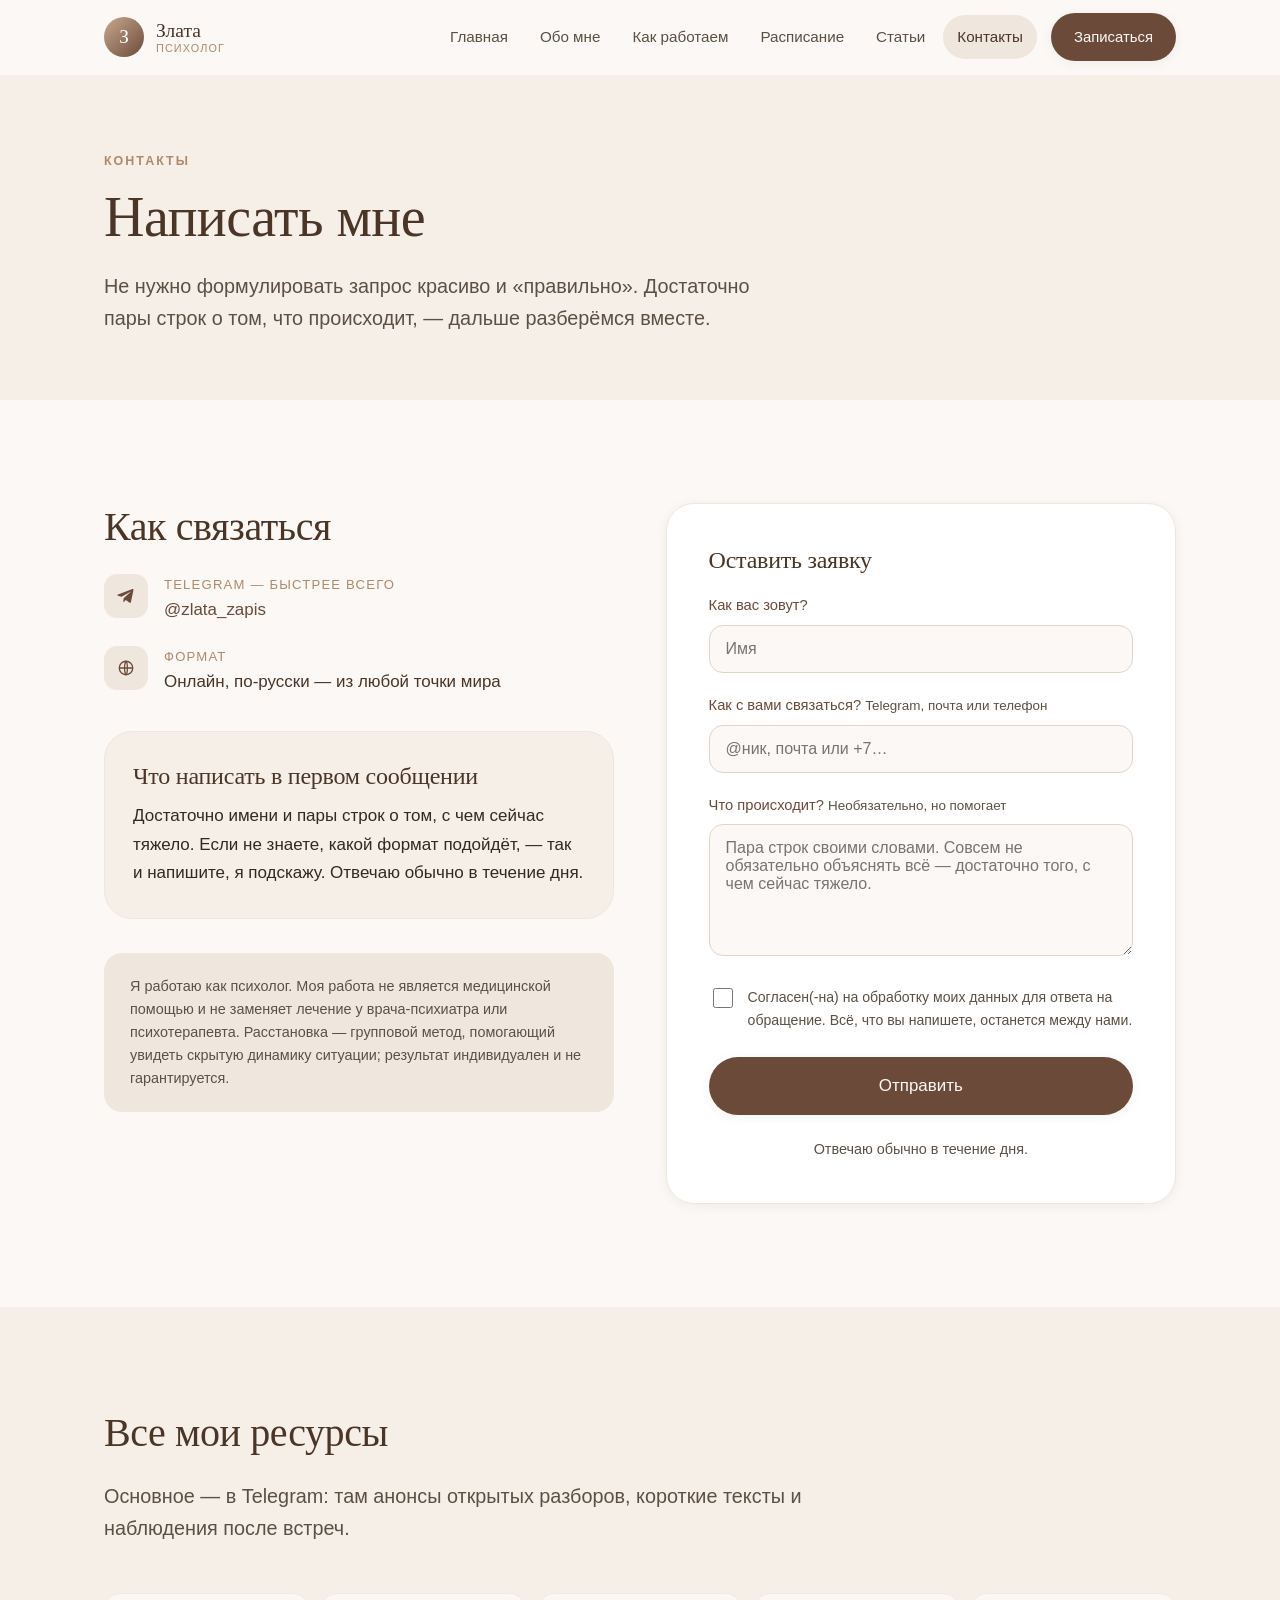
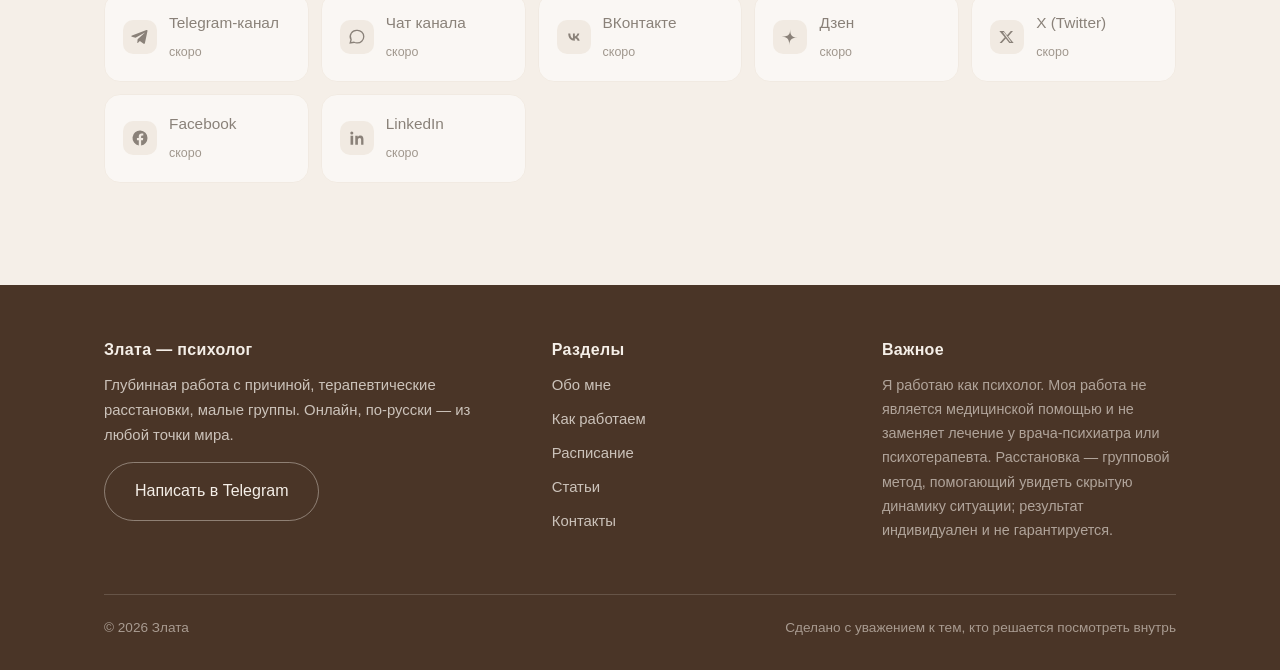
<file: public/contacts.html>
<!DOCTYPE html>
<html lang="ru">
<head>
<meta charset="utf-8">
<meta name="viewport" content="width=device-width, initial-scale=1">
<title>Контакты и запись — Злата, психолог</title>
<meta name="description" content="Написать Злате: Telegram, WhatsApp, форма обратной связи. Все ресурсы и каналы в одном месте.">
<meta property="og:title" content="Контакты и запись — Злата, психолог">
<meta property="og:description" content="Написать Злате: Telegram, WhatsApp, форма обратной связи. Все ресурсы и каналы в одном месте.">
<meta property="og:image" content="assets/og-image.jpg">
<meta property="og:type" content="website">
<link rel="icon" href="data:image/svg+xml,<svg xmlns='http://www.w3.org/2000/svg' viewBox='0 0 100 100'><circle cx='50' cy='50' r='48' fill='%236B4A3A'/><text y='68' x='50' text-anchor='middle' font-size='58' font-family='Georgia' fill='%23F5EFE8'>&#1047;</text></svg>">
<link rel="stylesheet" href="assets/styles.css">
</head>
<body>

<header class="site-header">
  <div class="wrap header-inner">
    <a class="logo" href="index.html">
      <span class="logo-mark">&#1047;</span>
      <span class="logo-text">
        <span class="logo-name">Злата</span>
        <span class="logo-sub">Психолог</span>
      </span>
    </a>
    <button class="burger" aria-label="Меню" aria-expanded="false"><span></span><span></span><span></span></button>
    <nav class="nav">
      <a href="index.html">Главная</a>
      <a href="about.html">Обо мне</a>
      <a href="formats.html">Как работаем</a>
      <a href="schedule.html">Расписание</a>
      <a href="articles.html">Статьи</a>
      <a href="contacts.html" class="active">Контакты</a>
      <a class="btn btn-primary" href="contacts.html#zapis">Записаться</a>
    </nav>
  </div>
</header>

<main>

<section class="page-head">
  <div class="wrap">
    <p class="eyebrow">Контакты</p>
    <h1>Написать мне</h1>
    <p class="lead">Не нужно формулировать запрос красиво и «правильно». Достаточно пары строк о том, что происходит, — дальше разберёмся вместе.</p>
  </div>
</section>

<section id="zapis">
  <div class="wrap contact-grid">
    <div class="reveal">
      <h2>Как связаться</h2>
      <div id="contact-lines" class="mt-2"></div>

      <div class="card mt-3" style="background:var(--sand-100)">
        <h3>Что написать в первом сообщении</h3>
        <p class="mb-0">Достаточно имени и пары строк о том, с чем сейчас тяжело. Если не знаете, какой формат подойдёт, — так и напишите, я подскажу. Отвечаю обычно в течение дня.</p>
      </div>

      <div class="disclaimer mt-3" data-disclaimer></div>
    </div>

    <div class="reveal">
      <div class="form-card">
        <h3 style="margin-bottom:.8em">Оставить заявку</h3>
        <form id="lead-form" method="POST">
          <input type="text" name="_gotcha" class="hp" tabindex="-1" autocomplete="off" aria-hidden="true">

          <div class="field">
            <label for="f-name">Как вас зовут?</label>
            <input type="text" id="f-name" name="name" placeholder="Имя" autocomplete="name">
            <div class="err">Как к вам обращаться?</div>
          </div>

          <div class="field">
            <label for="f-contact">Как с вами связаться? <span class="hint">Telegram, почта или телефон</span></label>
            <input type="text" id="f-contact" name="contact" placeholder="@ник, почта или +7…">
            <div class="err">Оставьте контакт — иначе я не смогу ответить</div>
          </div>

          <div class="field">
            <label for="f-about">Что происходит? <span class="hint">Необязательно, но помогает</span></label>
            <textarea id="f-about" name="about" placeholder="Пара строк своими словами. Совсем не обязательно объяснять всё — достаточно того, с чем сейчас тяжело."></textarea>
          </div>

          <label class="consent">
            <input type="checkbox" name="consent" value="да">
            <span>Согласен(-на) на обработку моих данных для ответа на обращение. Всё, что вы напишете, останется между нами.</span>
          </label>

          <button type="submit" class="btn btn-primary btn-block btn-lg">Отправить</button>
          <p class="small muted center mt-2 mb-0">Отвечаю обычно в течение дня.</p>
        </form>

        <div id="form-success" class="form-success">
          <div class="tick">&#10003;</div>
          <h3>Спасибо, я получила</h3>
          <p class="muted">Отвечу в течение дня. Если вдруг не отвечу — напишите, пожалуйста, в Telegram: иногда письма теряются, а вы важнее письма.</p>
          <a class="btn btn-ghost" data-tg="Здравствуйте, Злата. Отправила заявку с сайта.">Написать в Telegram</a>
        </div>
      </div>
    </div>
  </div>
</section>

<section class="bg-sand">
  <div class="wrap">
    <div class="section-head reveal">
      <h2>Все мои ресурсы</h2>
      <p class="lead">Основное — в Telegram: там анонсы открытых разборов, короткие тексты и наблюдения после встреч.</p>
    </div>
    <div class="links-grid reveal" data-links></div>
  </div>
</section>

</main>

<footer class="site-footer">
  <div class="wrap">
    <div class="footer-grid">
      <div>
        <h4>Злата — психолог</h4>
        <p style="margin-bottom:14px">Глубинная работа с причиной, терапевтические расстановки, малые группы. Онлайн, по-русски — из любой точки мира.</p>
        <a class="btn btn-ghost" style="color:var(--sand-100);border-color:rgba(245,239,232,.4)" data-tg="Здравствуйте, Злата. Хочу записаться на встречу.">Написать в Telegram</a>
      </div>
      <div>
        <h4>Разделы</h4>
        <ul>
          <li><a href="about.html">Обо мне</a></li>
          <li><a href="formats.html">Как работаем</a></li>
          <li><a href="schedule.html">Расписание</a></li>
          <li><a href="articles.html">Статьи</a></li>
          <li><a href="contacts.html">Контакты</a></li>
        </ul>
      </div>
      <div>
        <h4>Важное</h4>
        <p class="small" data-disclaimer style="color:rgba(245,239,232,.6)"></p>
      </div>
    </div>
    <div class="footer-bottom">
      <span>&copy; <span data-year></span> Злата</span>
      <span>Сделано с уважением к тем, кто решается посмотреть внутрь</span>
    </div>
  </div>
</footer>


<div class="mobile-cta">
  <a class="btn btn-ghost" href="schedule.html">Расписание</a>
  <a class="btn btn-primary" data-tg="Здравствуйте, Злата. Хочу записаться на встречу.">Написать</a>
</div>

<script src="assets/data.js"></script>
<script src="assets/site.js"></script>
</body>
</html>
</file>
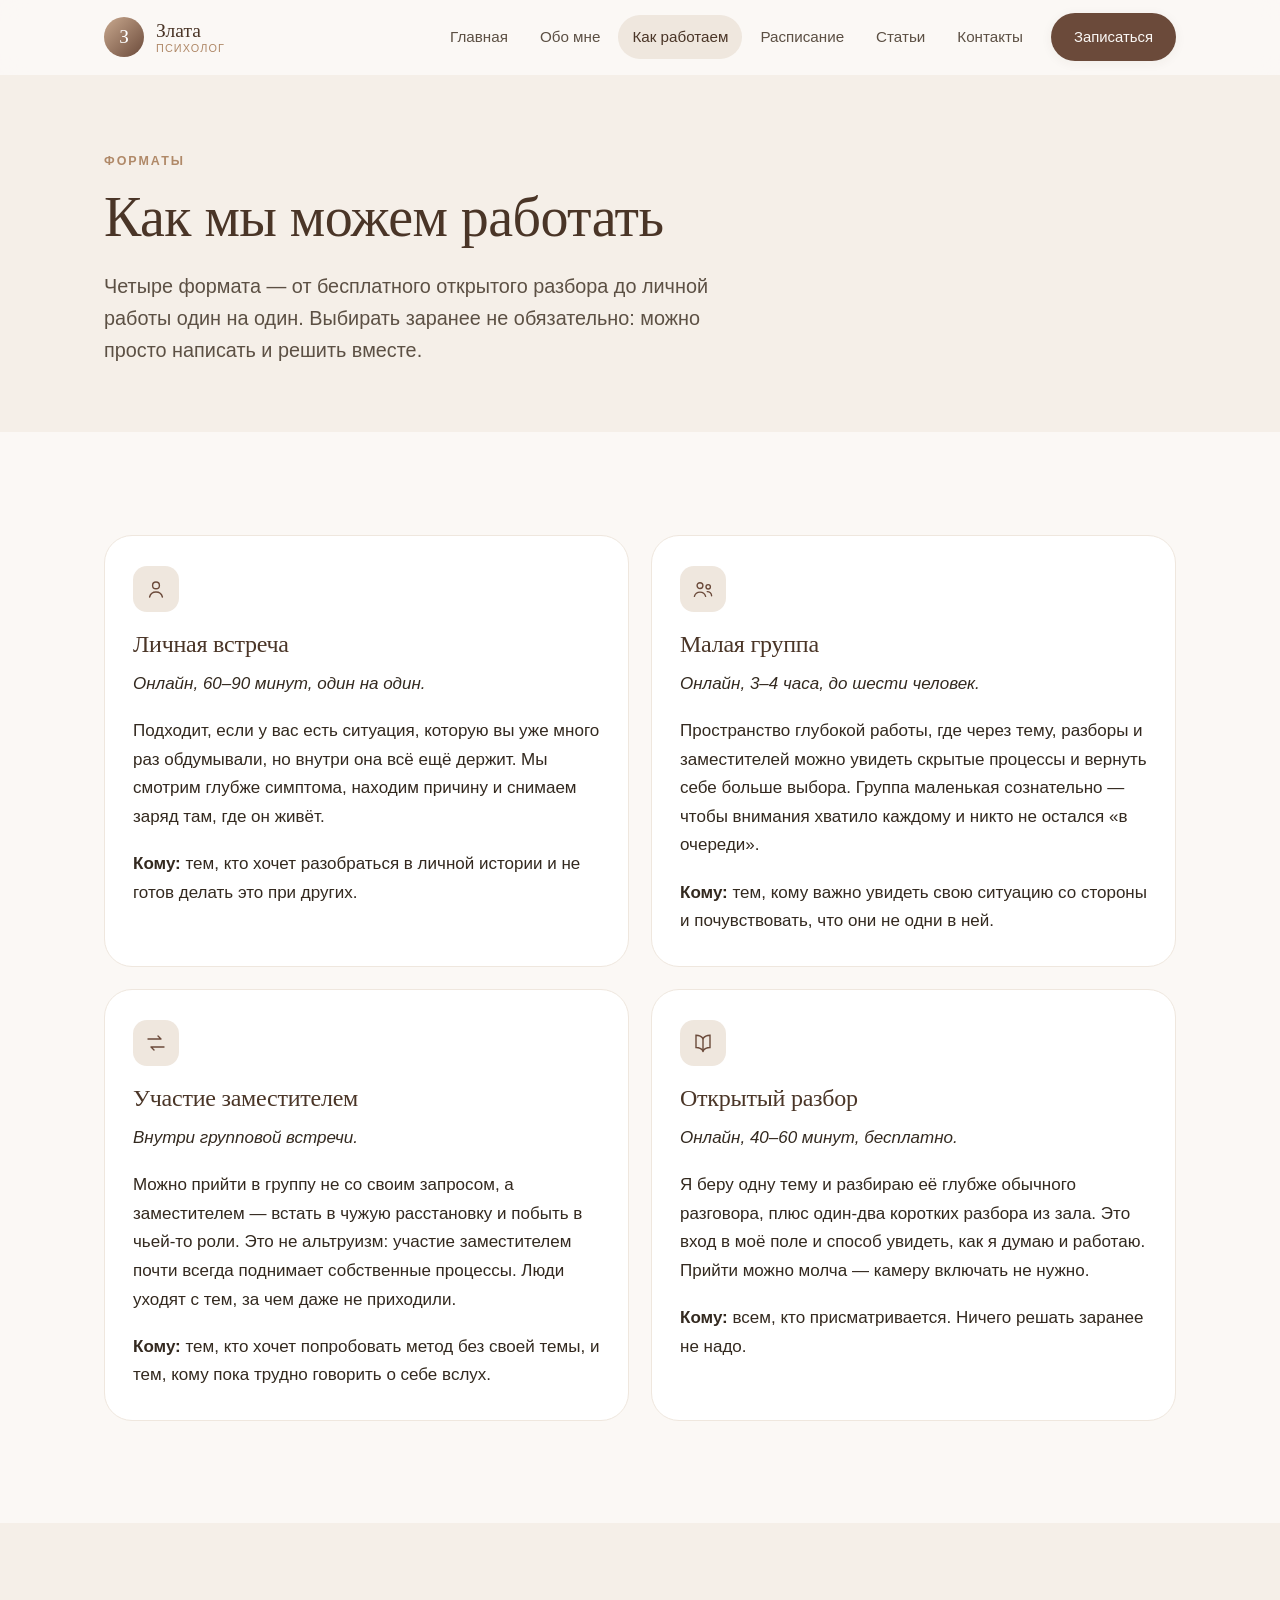
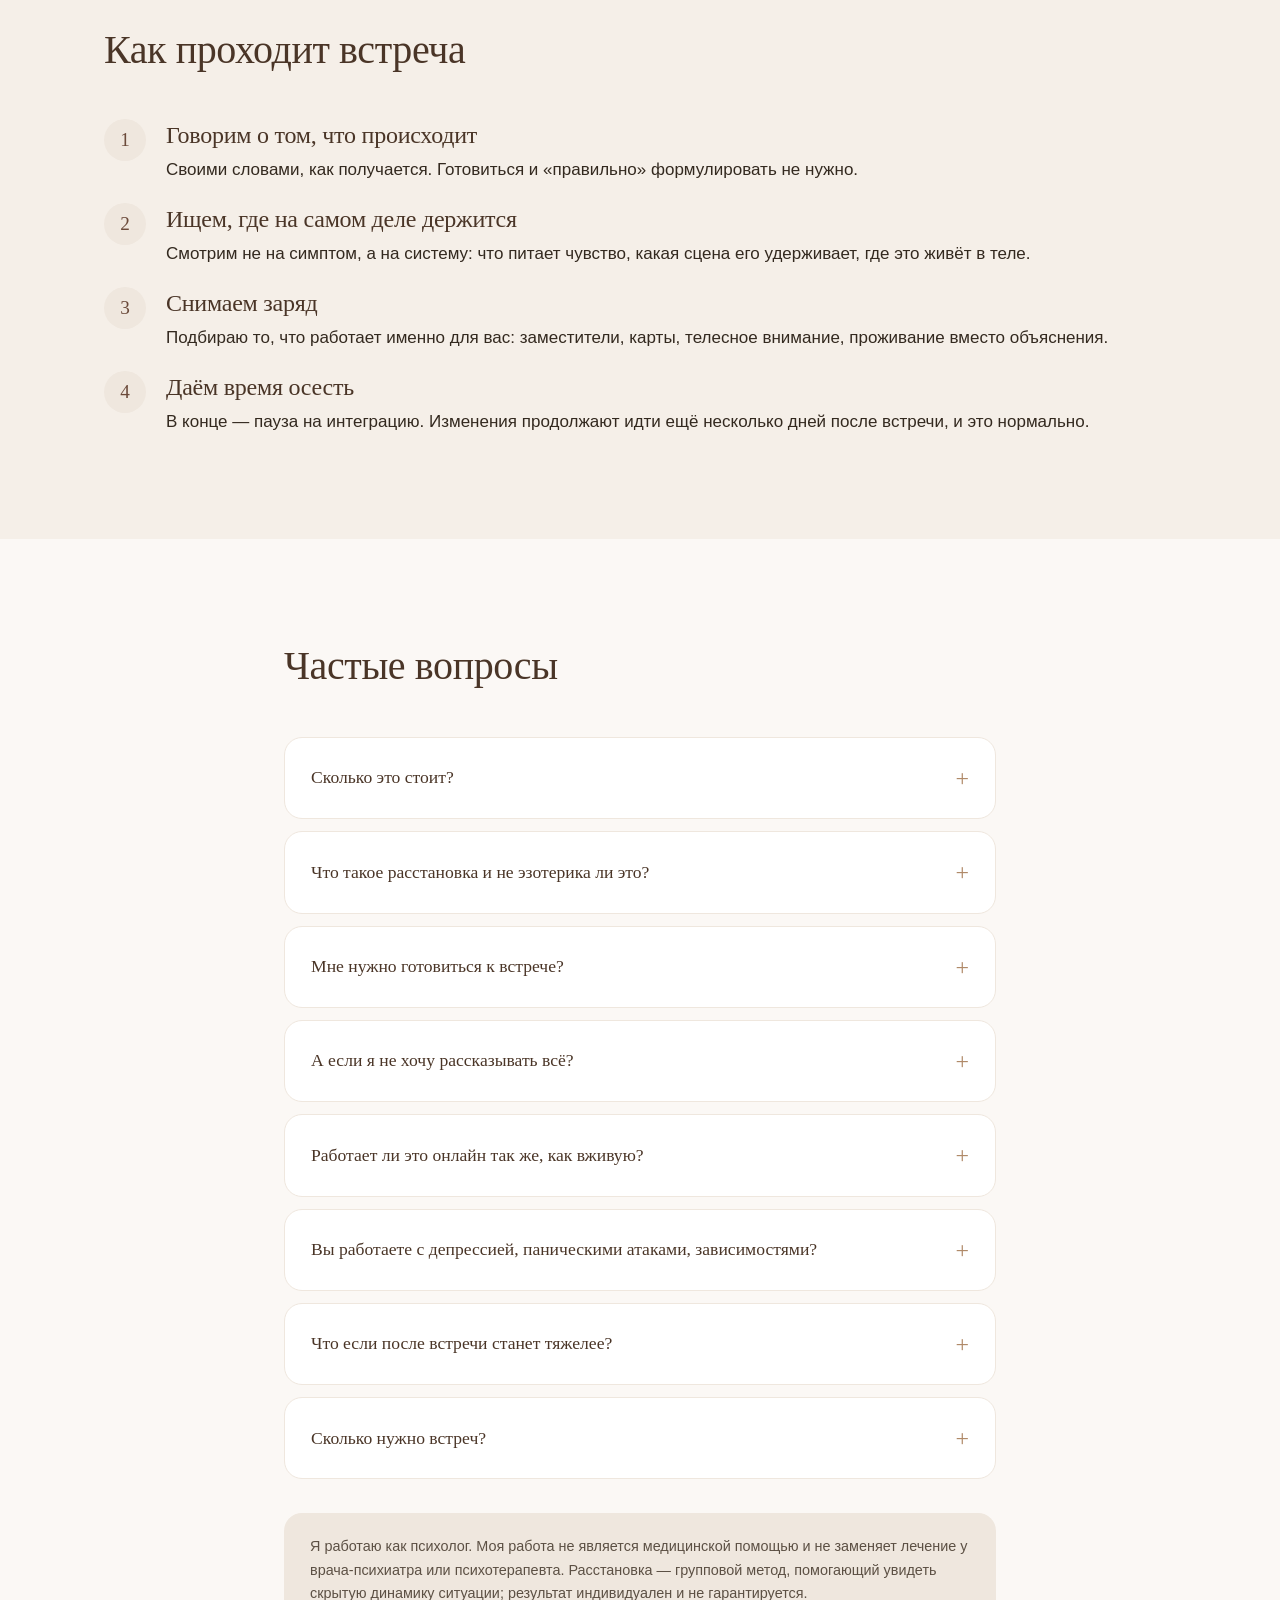
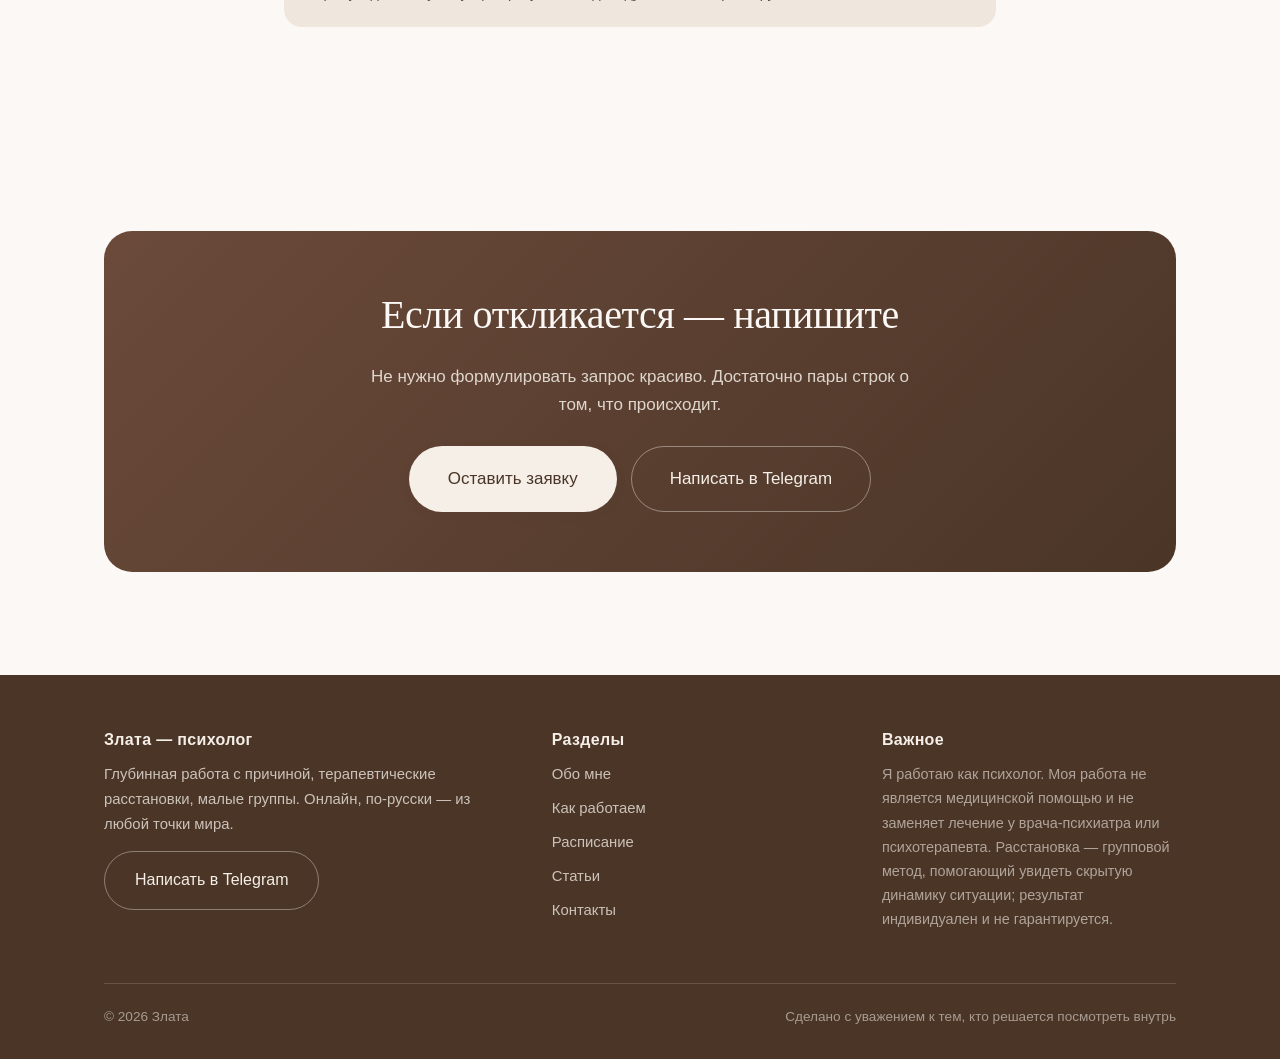
<file: public/formats.html>
<!DOCTYPE html>
<html lang="ru">
<head>
<meta charset="utf-8">
<meta name="viewport" content="width=device-width, initial-scale=1">
<title>Как мы можем работать — форматы встреч</title>
<meta name="description" content="Личные встречи один на один, малые группы до шести человек, участие заместителем и открытые бесплатные разборы. Как проходит каждый формат и кому он подходит.">
<meta property="og:title" content="Как мы можем работать — форматы встреч">
<meta property="og:description" content="Личные встречи один на один, малые группы до шести человек, участие заместителем и открытые бесплатные разборы. Как проходит каждый формат и кому он подходит.">
<meta property="og:image" content="assets/og-image.jpg">
<meta property="og:type" content="website">
<link rel="icon" href="data:image/svg+xml,<svg xmlns='http://www.w3.org/2000/svg' viewBox='0 0 100 100'><circle cx='50' cy='50' r='48' fill='%236B4A3A'/><text y='68' x='50' text-anchor='middle' font-size='58' font-family='Georgia' fill='%23F5EFE8'>&#1047;</text></svg>">
<link rel="stylesheet" href="assets/styles.css">
</head>
<body>

<header class="site-header">
  <div class="wrap header-inner">
    <a class="logo" href="index.html">
      <span class="logo-mark">&#1047;</span>
      <span class="logo-text">
        <span class="logo-name">Злата</span>
        <span class="logo-sub">Психолог</span>
      </span>
    </a>
    <button class="burger" aria-label="Меню" aria-expanded="false"><span></span><span></span><span></span></button>
    <nav class="nav">
      <a href="index.html">Главная</a>
      <a href="about.html">Обо мне</a>
      <a href="formats.html" class="active">Как работаем</a>
      <a href="schedule.html">Расписание</a>
      <a href="articles.html">Статьи</a>
      <a href="contacts.html">Контакты</a>
      <a class="btn btn-primary" href="contacts.html#zapis">Записаться</a>
    </nav>
  </div>
</header>

<main>

<section class="page-head">
  <div class="wrap">
    <p class="eyebrow">Форматы</p>
    <h1>Как мы можем работать</h1>
    <p class="lead">Четыре формата — от бесплатного открытого разбора до личной работы один на один. Выбирать заранее не обязательно: можно просто написать и решить вместе.</p>
  </div>
</section>

<section>
  <div class="wrap">
    <div class="grid grid-2">
      <article class="card reveal">
        <div class="card-icon"><svg class="ic-lg" viewBox="0 0 24 24" fill="none" stroke="currentColor" stroke-width="1.4" stroke-linecap="round"><circle cx="12" cy="8.4" r="3.4"/><path d="M5.6 20a6.6 6.6 0 0 1 12.8 0"/></svg></div>
        <h3>Личная встреча</h3>
        <p><em>Онлайн, 60–90 минут, один на один.</em></p>
        <p>Подходит, если у вас есть ситуация, которую вы уже много раз обдумывали, но внутри она всё ещё держит. Мы смотрим глубже симптома, находим причину и снимаем заряд там, где он живёт.</p>
        <p class="mb-0"><strong>Кому:</strong> тем, кто хочет разобраться в личной истории и не готов делать это при других.</p>
      </article>

      <article class="card reveal">
        <div class="card-icon"><svg class="ic-lg" viewBox="0 0 24 24" fill="none" stroke="currentColor" stroke-width="1.4" stroke-linecap="round"><circle cx="9" cy="8.6" r="2.9"/><circle cx="17.2" cy="9.8" r="2.2"/><path d="M3.4 19.4a5.8 5.8 0 0 1 11.2 0M16.2 14.6a4.4 4.4 0 0 1 4.4 4.2"/></svg></div>
        <h3>Малая группа</h3>
        <p><em>Онлайн, 3–4 часа, до шести человек.</em></p>
        <p>Пространство глубокой работы, где через тему, разборы и заместителей можно увидеть скрытые процессы и вернуть себе больше выбора. Группа маленькая сознательно — чтобы внимания хватило каждому и никто не остался «в очереди».</p>
        <p class="mb-0"><strong>Кому:</strong> тем, кому важно увидеть свою ситуацию со стороны и почувствовать, что они не одни в ней.</p>
      </article>

      <article class="card reveal">
        <div class="card-icon"><svg class="ic-lg" viewBox="0 0 24 24" fill="none" stroke="currentColor" stroke-width="1.4" stroke-linecap="round" stroke-linejoin="round"><path d="M4 8h13l-3-3M20 16H7l3 3"/></svg></div>
        <h3>Участие заместителем</h3>
        <p><em>Внутри групповой встречи.</em></p>
        <p>Можно прийти в группу не со своим запросом, а заместителем — встать в чужую расстановку и побыть в чьей-то роли. Это не альтруизм: участие заместителем почти всегда поднимает собственные процессы. Люди уходят с тем, за чем даже не приходили.</p>
        <p class="mb-0"><strong>Кому:</strong> тем, кто хочет попробовать метод без своей темы, и тем, кому пока трудно говорить о себе вслух.</p>
      </article>

      <article class="card reveal">
        <div class="card-icon"><svg class="ic-lg" viewBox="0 0 24 24" fill="none" stroke="currentColor" stroke-width="1.4" stroke-linecap="round"><path d="M12 20.5V7.6"/><path d="M12 7.6C10.6 5.4 8.4 4.2 5 4.2v12.3c3.4 0 5.6 1.2 7 3.4 1.4-2.2 3.6-3.4 7-3.4V4.2c-3.4 0-5.6 1.2-7 3.4z"/></svg></div>
        <h3>Открытый разбор</h3>
        <p><em>Онлайн, 40–60 минут, бесплатно.</em></p>
        <p>Я беру одну тему и разбираю её глубже обычного разговора, плюс один-два коротких разбора из зала. Это вход в моё поле и способ увидеть, как я думаю и работаю. Прийти можно молча — камеру включать не нужно.</p>
        <p class="mb-0"><strong>Кому:</strong> всем, кто присматривается. Ничего решать заранее не надо.</p>
      </article>
    </div>
  </div>
</section>

<section class="bg-sand">
  <div class="wrap">
    <div class="section-head reveal">
      <h2>Как проходит встреча</h2>
    </div>
    <div class="steps">
      <div class="step reveal"><h3>Говорим о том, что происходит</h3><p>Своими словами, как получается. Готовиться и «правильно» формулировать не нужно.</p></div>
      <div class="step reveal"><h3>Ищем, где на самом деле держится</h3><p>Смотрим не на симптом, а на систему: что питает чувство, какая сцена его удерживает, где это живёт в теле.</p></div>
      <div class="step reveal"><h3>Снимаем заряд</h3><p>Подбираю то, что работает именно для вас: заместители, карты, телесное внимание, проживание вместо объяснения.</p></div>
      <div class="step reveal"><h3>Даём время осесть</h3><p>В конце — пауза на интеграцию. Изменения продолжают идти ещё несколько дней после встречи, и это нормально.</p></div>
    </div>
  </div>
</section>

<section>
  <div class="wrap wrap-narrow">
    <div class="section-head reveal">
      <h2>Частые вопросы</h2>
    </div>
    <div class="faq reveal">
      <details>
        <summary>Сколько это стоит?</summary>
        <div class="faq-a"><p>Стоимость зависит от формата и от того, что вам сейчас нужно. Я называю её в переписке — спокойно и сразу, без «сначала запишитесь». Напишите в Telegram пару строк, и я отвечу с ценой и свободными окнами.</p></div>
      </details>
      <details>
        <summary>Что такое расстановка и не эзотерика ли это?</summary>
        <div class="faq-a"><p>Расстановка — групповой метод, в котором участники встают в роли значимых для ситуации фигур, и человек получает возможность увидеть свою систему со стороны. Для меня это психологический инструмент, а не мистика: я не «читаю судьбу» и не работаю с «программами рода».</p><p>Честно скажу и другое: у метода нет строгой научной доказательной базы, и результат не гарантирован. Я использую его там, где он помогает увидеть, и не использую там, где нужен другой инструмент.</p></div>
      </details>
      <details>
        <summary>Мне нужно готовиться к встрече?</summary>
        <div class="faq-a"><p>Нет. Не нужно формулировать запрос, вспоминать детство или составлять список. Достаточно прийти с тем, что есть сейчас, — даже если это «я не знаю, с чего начать».</p></div>
      </details>
      <details>
        <summary>А если я не хочу рассказывать всё?</summary>
        <div class="faq-a"><p>И не надо. В работе часто вообще не нужны подробности — иногда мы работаем почти без истории, через ощущения и образы. Вы сами решаете, что говорить вслух, а что оставить при себе.</p></div>
      </details>
      <details>
        <summary>Работает ли это онлайн так же, как вживую?</summary>
        <div class="faq-a"><p>Да. Почти вся моя практика — онлайн, включая группы с заместителями. Внимание и глубина через экран передаются лучше, чем принято думать.</p></div>
      </details>
      <details>
        <summary>Вы работаете с депрессией, паническими атаками, зависимостями?</summary>
        <div class="faq-a"><p>Нет — это зона врача. Если есть клиническое состояние, сначала нужен психиатр или врач-психотерапевт. Я могу работать рядом с медицинской помощью, с психологической частью, но не вместо неё.</p></div>
      </details>
      <details>
        <summary>Что если после встречи станет тяжелее?</summary>
        <div class="faq-a"><p>Иногда после глубокой работы поднимается то, что долго лежало тихо, — это часть процесса, а не поломка. Я всегда даю время на интеграцию в конце и остаюсь на связи после встречи. Если что-то тревожит — напишите, разберёмся.</p></div>
      </details>
      <details>
        <summary>Сколько нужно встреч?</summary>
        <div class="faq-a"><p>По-разному. Бывает, одной встречи достаточно, чтобы что-то сдвинулось: моя методика позволяет разбирать травматичные ситуации довольно быстро, иногда изменения происходят за считаные минуты. Бывает, тема большая и хочется идти последовательно. Решаем по ходу, а не «продаём курс» заранее.</p></div>
      </details>
    </div>
    <div class="disclaimer mt-3 reveal" data-disclaimer></div>
  </div>
</section>

<section>
  <div class="wrap">
    <div class="cta-band reveal">
      <h2>Если откликается — напишите</h2>
      <p>Не нужно формулировать запрос красиво. Достаточно пары строк о том, что происходит.</p>
      <div class="cta-actions">
        <a class="btn btn-primary btn-lg" href="contacts.html#zapis">Оставить заявку</a>
        <a class="btn btn-ghost btn-lg" data-tg="Здравствуйте, Злата. Хочу записаться на встречу.">Написать в Telegram</a>
      </div>
    </div>
  </div>
</section>

</main>

<footer class="site-footer">
  <div class="wrap">
    <div class="footer-grid">
      <div>
        <h4>Злата — психолог</h4>
        <p style="margin-bottom:14px">Глубинная работа с причиной, терапевтические расстановки, малые группы. Онлайн, по-русски — из любой точки мира.</p>
        <a class="btn btn-ghost" style="color:var(--sand-100);border-color:rgba(245,239,232,.4)" data-tg="Здравствуйте, Злата. Хочу записаться на встречу.">Написать в Telegram</a>
      </div>
      <div>
        <h4>Разделы</h4>
        <ul>
          <li><a href="about.html">Обо мне</a></li>
          <li><a href="formats.html">Как работаем</a></li>
          <li><a href="schedule.html">Расписание</a></li>
          <li><a href="articles.html">Статьи</a></li>
          <li><a href="contacts.html">Контакты</a></li>
        </ul>
      </div>
      <div>
        <h4>Важное</h4>
        <p class="small" data-disclaimer style="color:rgba(245,239,232,.6)"></p>
      </div>
    </div>
    <div class="footer-bottom">
      <span>&copy; <span data-year></span> Злата</span>
      <span>Сделано с уважением к тем, кто решается посмотреть внутрь</span>
    </div>
  </div>
</footer>


<div class="mobile-cta">
  <a class="btn btn-ghost" href="schedule.html">Расписание</a>
  <a class="btn btn-primary" data-tg="Здравствуйте, Злата. Хочу записаться на встречу.">Написать</a>
</div>

<script src="assets/data.js"></script>
<script src="assets/site.js"></script>
</body>
</html>
</file>
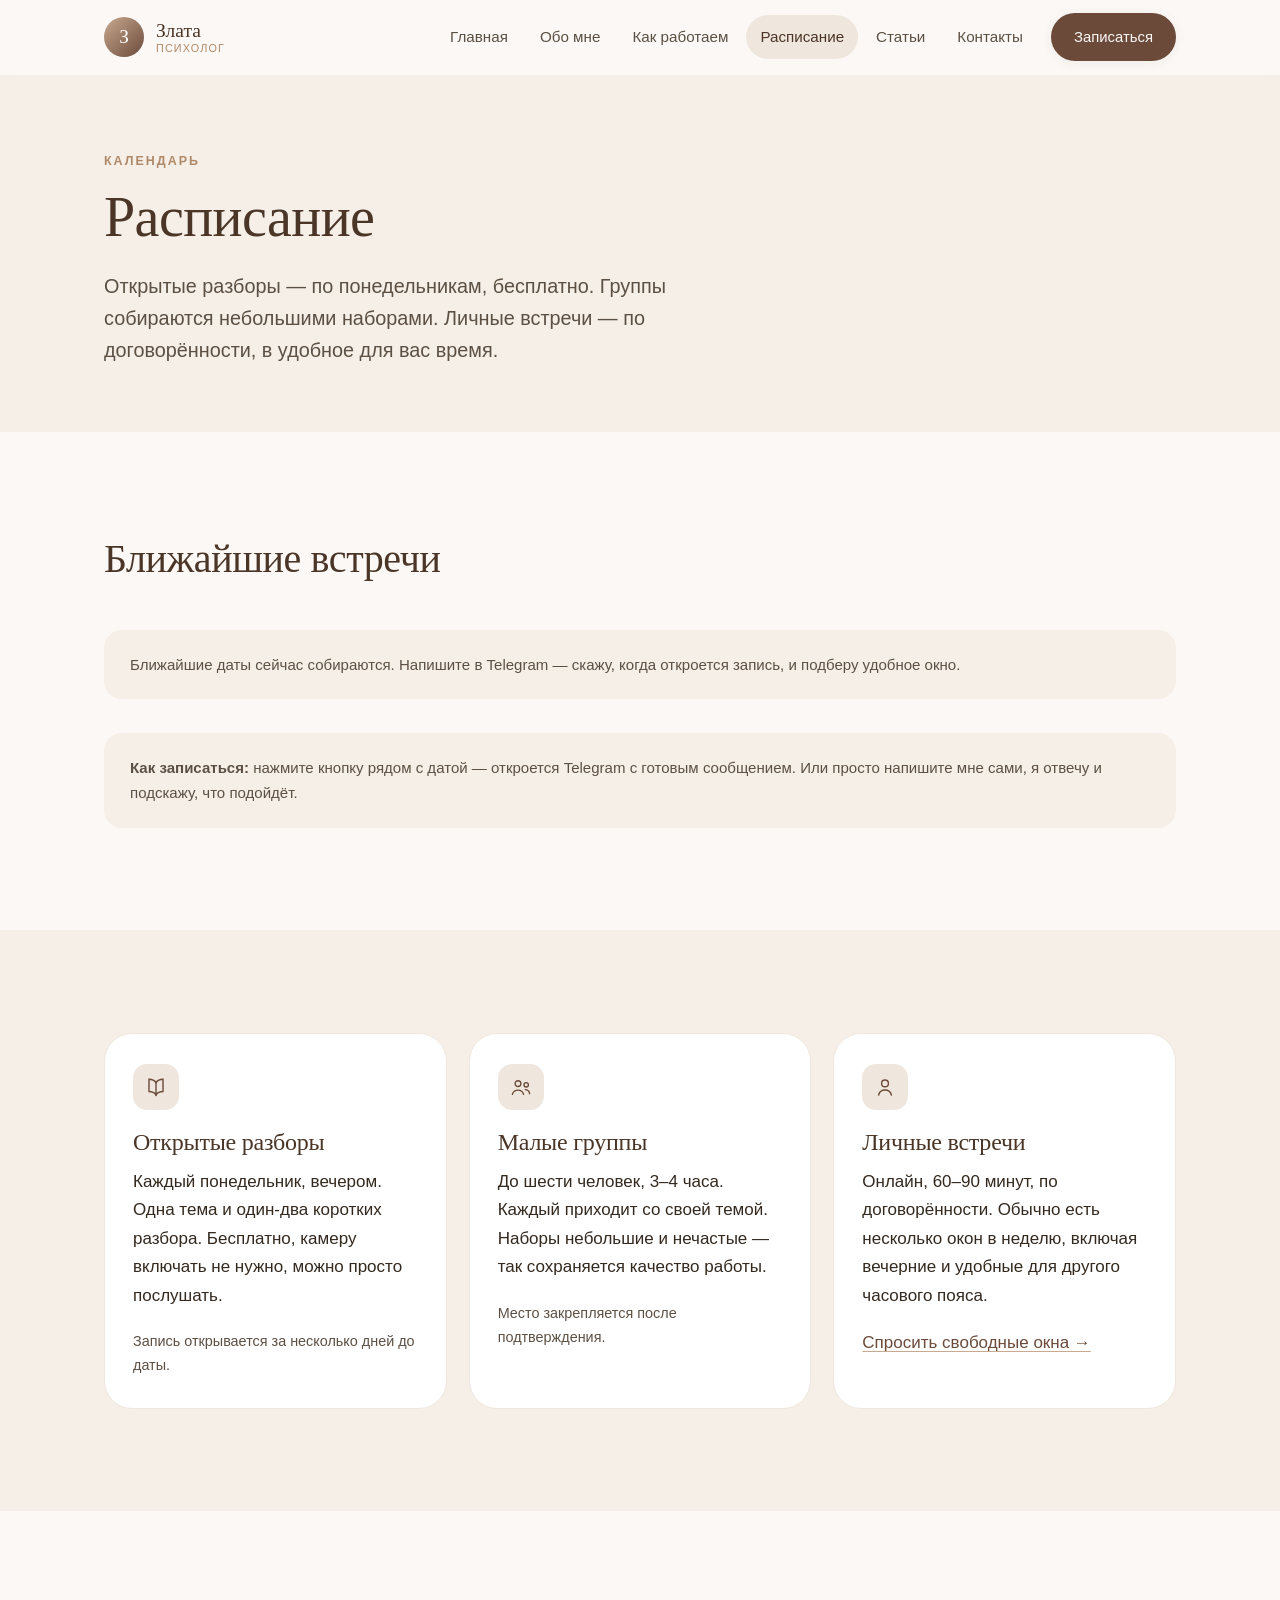
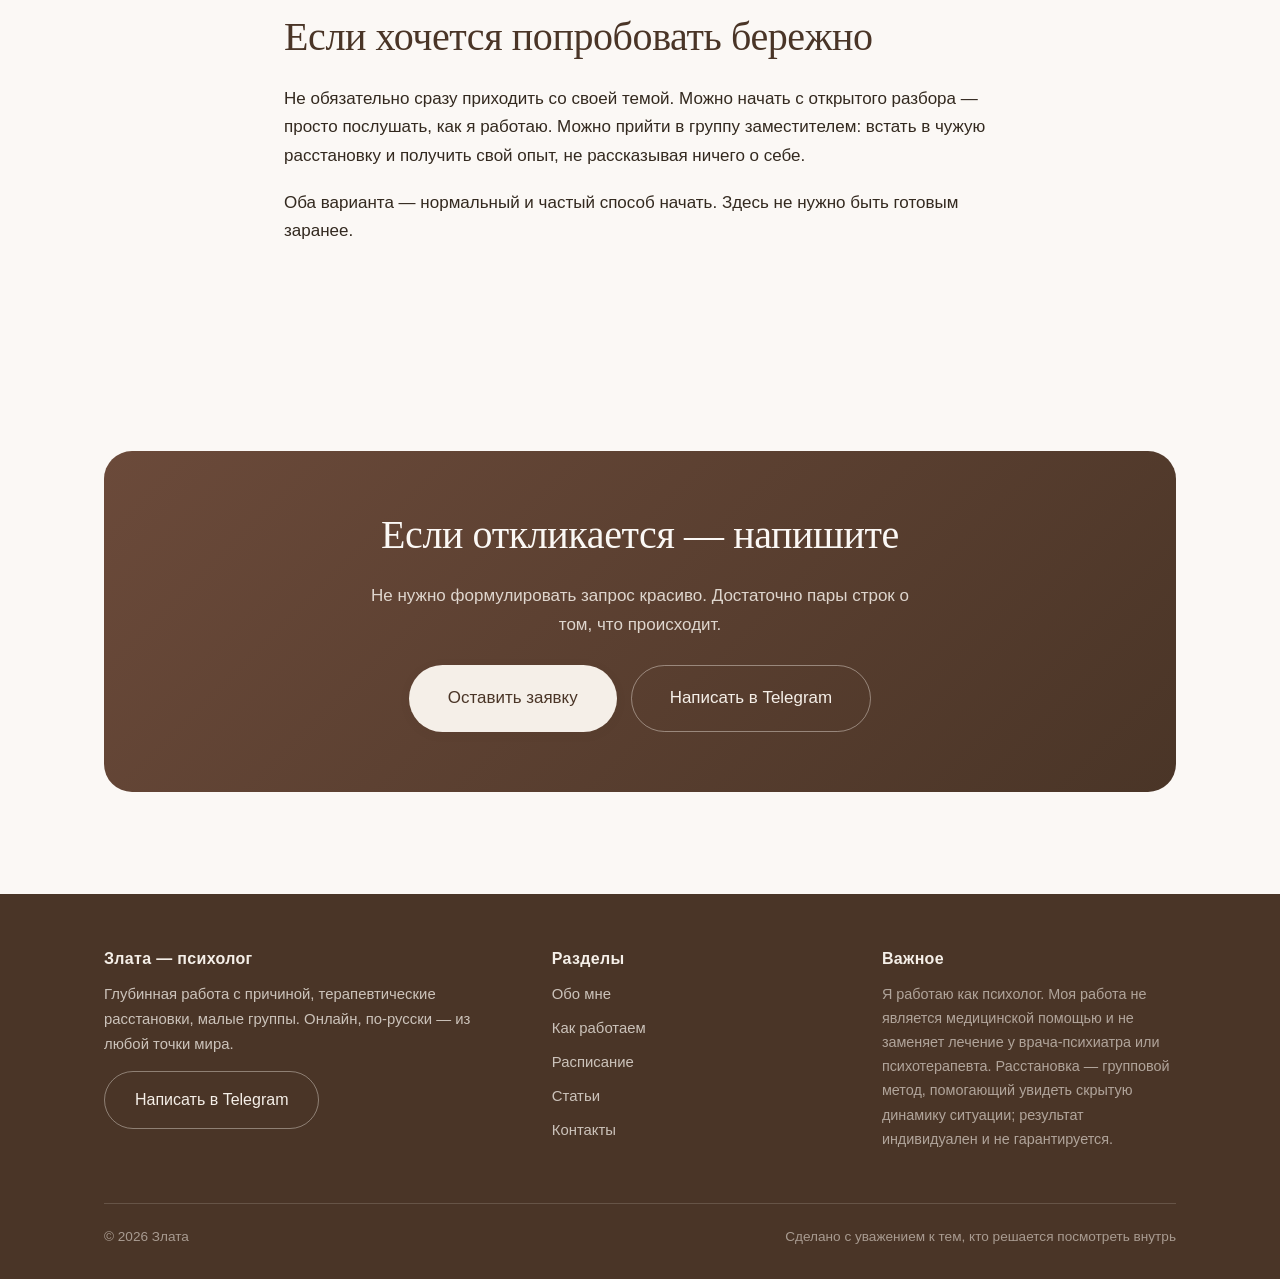
<file: public/schedule.html>
<!DOCTYPE html>
<html lang="ru">
<head>
<meta charset="utf-8">
<meta name="viewport" content="width=device-width, initial-scale=1">
<title>Расписание встреч и открытых разборов</title>
<meta name="description" content="Ближайшие открытые разборы, наборы в малые группы и окна для личных встреч. Запись — в Telegram.">
<meta property="og:title" content="Расписание встреч и открытых разборов">
<meta property="og:description" content="Ближайшие открытые разборы, наборы в малые группы и окна для личных встреч. Запись — в Telegram.">
<meta property="og:image" content="assets/og-image.jpg">
<meta property="og:type" content="website">
<link rel="icon" href="data:image/svg+xml,<svg xmlns='http://www.w3.org/2000/svg' viewBox='0 0 100 100'><circle cx='50' cy='50' r='48' fill='%236B4A3A'/><text y='68' x='50' text-anchor='middle' font-size='58' font-family='Georgia' fill='%23F5EFE8'>&#1047;</text></svg>">
<link rel="stylesheet" href="assets/styles.css">
</head>
<body>

<header class="site-header">
  <div class="wrap header-inner">
    <a class="logo" href="index.html">
      <span class="logo-mark">&#1047;</span>
      <span class="logo-text">
        <span class="logo-name">Злата</span>
        <span class="logo-sub">Психолог</span>
      </span>
    </a>
    <button class="burger" aria-label="Меню" aria-expanded="false"><span></span><span></span><span></span></button>
    <nav class="nav">
      <a href="index.html">Главная</a>
      <a href="about.html">Обо мне</a>
      <a href="formats.html">Как работаем</a>
      <a href="schedule.html" class="active">Расписание</a>
      <a href="articles.html">Статьи</a>
      <a href="contacts.html">Контакты</a>
      <a class="btn btn-primary" href="contacts.html#zapis">Записаться</a>
    </nav>
  </div>
</header>

<main>

<section class="page-head">
  <div class="wrap">
    <p class="eyebrow">Календарь</p>
    <h1>Расписание</h1>
    <p class="lead">Открытые разборы — по понедельникам, бесплатно. Группы собираются небольшими наборами. Личные встречи — по договорённости, в удобное для вас время.</p>
  </div>
</section>

<section>
  <div class="wrap">
    <div class="section-head reveal">
      <h2>Ближайшие встречи</h2>
    </div>
    <div data-events="20" class="reveal"></div>

    <div class="schedule-note mt-3 reveal">
      <p class="mb-0"><strong>Как записаться:</strong> нажмите кнопку рядом с датой — откроется Telegram с готовым сообщением. Или просто напишите мне сами, я отвечу и подскажу, что подойдёт.</p>
    </div>
  </div>
</section>

<section class="bg-sand">
  <div class="wrap">
    <div class="grid grid-3">
      <div class="card reveal">
        <div class="card-icon"><svg class="ic-lg" viewBox="0 0 24 24" fill="none" stroke="currentColor" stroke-width="1.4" stroke-linecap="round"><path d="M12 20.5V7.6"/><path d="M12 7.6C10.6 5.4 8.4 4.2 5 4.2v12.3c3.4 0 5.6 1.2 7 3.4 1.4-2.2 3.6-3.4 7-3.4V4.2c-3.4 0-5.6 1.2-7 3.4z"/></svg></div>
        <h3>Открытые разборы</h3>
        <p>Каждый понедельник, вечером. Одна тема и один-два коротких разбора. Бесплатно, камеру включать не нужно, можно просто послушать.</p>
        <p class="mb-0 small muted">Запись открывается за несколько дней до даты.</p>
      </div>
      <div class="card reveal">
        <div class="card-icon"><svg class="ic-lg" viewBox="0 0 24 24" fill="none" stroke="currentColor" stroke-width="1.4" stroke-linecap="round"><circle cx="9" cy="8.6" r="2.9"/><circle cx="17.2" cy="9.8" r="2.2"/><path d="M3.4 19.4a5.8 5.8 0 0 1 11.2 0M16.2 14.6a4.4 4.4 0 0 1 4.4 4.2"/></svg></div>
        <h3>Малые группы</h3>
        <p>До шести человек, 3–4 часа. Каждый приходит со своей темой. Наборы небольшие и нечастые — так сохраняется качество работы.</p>
        <p class="mb-0 small muted">Место закрепляется после подтверждения.</p>
      </div>
      <div class="card reveal">
        <div class="card-icon"><svg class="ic-lg" viewBox="0 0 24 24" fill="none" stroke="currentColor" stroke-width="1.4" stroke-linecap="round"><circle cx="12" cy="8.4" r="3.4"/><path d="M5.6 20a6.6 6.6 0 0 1 12.8 0"/></svg></div>
        <h3>Личные встречи</h3>
        <p>Онлайн, 60–90 минут, по договорённости. Обычно есть несколько окон в неделю, включая вечерние и удобные для другого часового пояса.</p>
        <p class="mb-0"><a data-tg="Здравствуйте, Злата. Хочу личную встречу, подскажите свободные окна.">Спросить свободные окна →</a></p>
      </div>
    </div>
  </div>
</section>

<section>
  <div class="wrap wrap-narrow">
    <div class="reveal">
      <h2>Если хочется попробовать бережно</h2>
      <p>Не обязательно сразу приходить со своей темой. Можно начать с открытого разбора — просто послушать, как я работаю. Можно прийти в группу заместителем: встать в чужую расстановку и получить свой опыт, не рассказывая ничего о себе.</p>
      <p class="mb-0">Оба варианта — нормальный и частый способ начать. Здесь не нужно быть готовым заранее.</p>
    </div>
  </div>
</section>

<section>
  <div class="wrap">
    <div class="cta-band reveal">
      <h2>Если откликается — напишите</h2>
      <p>Не нужно формулировать запрос красиво. Достаточно пары строк о том, что происходит.</p>
      <div class="cta-actions">
        <a class="btn btn-primary btn-lg" href="contacts.html#zapis">Оставить заявку</a>
        <a class="btn btn-ghost btn-lg" data-tg="Здравствуйте, Злата. Хочу записаться на встречу.">Написать в Telegram</a>
      </div>
    </div>
  </div>
</section>

</main>

<footer class="site-footer">
  <div class="wrap">
    <div class="footer-grid">
      <div>
        <h4>Злата — психолог</h4>
        <p style="margin-bottom:14px">Глубинная работа с причиной, терапевтические расстановки, малые группы. Онлайн, по-русски — из любой точки мира.</p>
        <a class="btn btn-ghost" style="color:var(--sand-100);border-color:rgba(245,239,232,.4)" data-tg="Здравствуйте, Злата. Хочу записаться на встречу.">Написать в Telegram</a>
      </div>
      <div>
        <h4>Разделы</h4>
        <ul>
          <li><a href="about.html">Обо мне</a></li>
          <li><a href="formats.html">Как работаем</a></li>
          <li><a href="schedule.html">Расписание</a></li>
          <li><a href="articles.html">Статьи</a></li>
          <li><a href="contacts.html">Контакты</a></li>
        </ul>
      </div>
      <div>
        <h4>Важное</h4>
        <p class="small" data-disclaimer style="color:rgba(245,239,232,.6)"></p>
      </div>
    </div>
    <div class="footer-bottom">
      <span>&copy; <span data-year></span> Злата</span>
      <span>Сделано с уважением к тем, кто решается посмотреть внутрь</span>
    </div>
  </div>
</footer>


<div class="mobile-cta">
  <a class="btn btn-ghost" href="formats.html">Форматы</a>
  <a class="btn btn-primary" data-tg="Здравствуйте, Злата. Хочу записаться на встречу.">Написать</a>
</div>

<script src="assets/data.js"></script>
<script src="assets/site.js"></script>
</body>
</html>
</file>
<file: public/assets/styles.css>
/* ===========================================================
   Злата — сайт психолога. Общие стили.
   Палитра: тёплый песок, глина, приглушённый терракот.
   =========================================================== */

:root {
  --sand-50:  #FBF8F5;
  --sand-100: #F5EFE8;
  --sand-200: #EFE7DE;
  --sand-300: #E2D5C8;
  --clay-400: #C9A98F;
  --clay-500: #B08968;
  --brown-600:#8A6A55;
  --brown-700:#6B4A3A;
  --brown-800:#4A3527;
  --ink:      #33291F;
  --ink-soft: #5C5044;
  --white:    #FFFFFF;

  --serif: Georgia, 'Iowan Old Style', 'Times New Roman', serif;
  --sans: -apple-system, BlinkMacSystemFont, 'Segoe UI', 'Inter', Roboto, 'Helvetica Neue', Arial, sans-serif;

  --wrap: 1120px;
  --radius: 18px;
  --radius-lg: 28px;
  --shadow-sm: 0 2px 12px rgba(74, 53, 39, .06);
  --shadow-md: 0 8px 32px rgba(74, 53, 39, .10);
  --shadow-lg: 0 20px 60px rgba(74, 53, 39, .14);
  --t: .38s cubic-bezier(.22, .61, .36, 1);
}

* { box-sizing: border-box; }

html { scroll-behavior: smooth; }
@media (prefers-reduced-motion: reduce) {
  html { scroll-behavior: auto; }
  *, *::before, *::after { animation-duration: .001ms !important; transition-duration: .001ms !important; }
}

body {
  margin: 0;
  font-family: var(--sans);
  font-size: 17px;
  line-height: 1.68;
  color: var(--ink);
  background: var(--sand-50);
  -webkit-font-smoothing: antialiased;
  overflow-x: hidden;
}

img { max-width: 100%; display: block; }

h1, h2, h3, h4 {
  font-family: var(--serif);
  font-weight: 400;
  color: var(--brown-800);
  line-height: 1.18;
  margin: 0 0 .6em;
  letter-spacing: -.01em;
}
h1 { font-size: clamp(2.1rem, 5vw, 3.5rem); }
h2 { font-size: clamp(1.65rem, 3.4vw, 2.5rem); }
h3 { font-size: clamp(1.2rem, 2.2vw, 1.5rem); }

p { margin: 0 0 1.1em; }
a { color: var(--brown-700); text-decoration-color: var(--clay-400); text-underline-offset: 3px; }
a:hover { color: var(--clay-500); }

.wrap { width: 100%; max-width: var(--wrap); margin: 0 auto; padding: 0 24px; }
.wrap-narrow { max-width: 760px; }

section { padding: clamp(56px, 8vw, 104px) 0; }
section.tight { padding: clamp(40px, 5vw, 64px) 0; }

.bg-sand   { background: var(--sand-100); }
.bg-sand-2 { background: var(--sand-200); }
.bg-white  { background: var(--white); }

.eyebrow {
  font-size: .78rem;
  letter-spacing: .16em;
  text-transform: uppercase;
  color: var(--clay-500);
  margin: 0 0 1em;
  font-weight: 600;
}

.lead { font-size: clamp(1.06rem, 1.7vw, 1.24rem); color: var(--ink-soft); line-height: 1.62; }
.muted { color: var(--ink-soft); }
.small { font-size: .9rem; }

/* ---------- Кнопки ---------- */
.btn {
  display: inline-flex; align-items: center; justify-content: center; gap: .5em;
  padding: 15px 30px;
  border-radius: 100px;
  font-family: var(--sans);
  font-size: 1rem; font-weight: 500;
  text-decoration: none;
  border: 1px solid transparent;
  cursor: pointer;
  transition: transform var(--t), box-shadow var(--t), background var(--t), color var(--t), border-color var(--t);
  white-space: nowrap;
}
.btn-primary { background: var(--brown-700); color: var(--sand-50); box-shadow: var(--shadow-sm); }
.btn-primary:hover { background: var(--brown-800); color: var(--white); transform: translateY(-2px); box-shadow: var(--shadow-md); }
.btn-ghost { background: transparent; color: var(--brown-700); border-color: var(--clay-400); }
.btn-ghost:hover { background: var(--sand-200); color: var(--brown-800); transform: translateY(-2px); }
.btn-lg { padding: 18px 38px; font-size: 1.06rem; }
.btn-block { width: 100%; }

/* ---------- Шапка ---------- */
.site-header {
  position: sticky; top: 0; z-index: 100;
  background: rgba(251, 248, 245, .88);
  backdrop-filter: blur(12px);
  -webkit-backdrop-filter: blur(12px);
  border-bottom: 1px solid transparent;
  transition: border-color var(--t), box-shadow var(--t);
}
.site-header.scrolled { border-bottom-color: var(--sand-300); box-shadow: 0 2px 20px rgba(74,53,39,.05); }
.header-inner { display: flex; align-items: center; justify-content: space-between; gap: 20px; min-height: 74px; }

.logo { display: flex; align-items: center; gap: 12px; text-decoration: none; flex-shrink: 0; }
.logo-mark {
  width: 40px; height: 40px; border-radius: 50%;
  background: linear-gradient(135deg, var(--clay-400), var(--brown-700));
  color: var(--white);
  display: grid; place-items: center;
  font-family: var(--serif); font-size: 1.2rem; line-height: 1;
  flex-shrink: 0;
}
.logo-text { display: flex; flex-direction: column; line-height: 1.15; }
.logo-name { font-family: var(--serif); font-size: 1.22rem; color: var(--brown-800); }
.logo-sub { font-size: .68rem; letter-spacing: .1em; text-transform: uppercase; color: var(--clay-500); }

.nav { display: flex; align-items: center; gap: 4px; }
.nav a {
  padding: 9px 14px; border-radius: 100px;
  font-size: .95rem; text-decoration: none; color: var(--ink-soft);
  transition: background var(--t), color var(--t);
}
.nav a:hover { background: var(--sand-200); color: var(--brown-800); }
.nav a.active { color: var(--brown-800); background: var(--sand-200); }
.nav .btn { margin-left: 10px; padding: 11px 22px; font-size: .93rem; }
.nav .btn:hover { background: var(--brown-800); }

.burger {
  display: none; background: none; border: 0; cursor: pointer;
  width: 44px; height: 44px; padding: 10px; border-radius: 12px;
}
.burger span { display: block; height: 2px; background: var(--brown-700); border-radius: 2px; transition: transform var(--t), opacity var(--t); }
.burger span + span { margin-top: 6px; }
.burger[aria-expanded="true"] span:nth-child(1) { transform: translateY(8px) rotate(45deg); }
.burger[aria-expanded="true"] span:nth-child(2) { opacity: 0; }
.burger[aria-expanded="true"] span:nth-child(3) { transform: translateY(-8px) rotate(-45deg); }

@media (max-width: 900px) {
  .burger { display: block; }
  .nav {
    position: fixed; inset: 74px 0 auto; flex-direction: column; align-items: stretch; gap: 2px;
    background: var(--sand-50); padding: 18px 24px 30px;
    border-bottom: 1px solid var(--sand-300);
    box-shadow: var(--shadow-md);
    transform: translateY(-12px); opacity: 0; pointer-events: none;
    transition: transform var(--t), opacity var(--t);
    max-height: calc(100vh - 74px); overflow-y: auto;
  }
  .nav.open { transform: translateY(0); opacity: 1; pointer-events: auto; }
  .nav a { padding: 13px 16px; font-size: 1.02rem; }
  .nav .btn { margin: 10px 0 0; }
}

/* ---------- Hero ---------- */
.hero { padding: clamp(44px, 6vw, 84px) 0 clamp(56px, 8vw, 96px); position: relative; overflow: hidden; }
.hero::before {
  content: ''; position: absolute; top: -220px; right: -180px;
  width: 620px; height: 620px; border-radius: 50%;
  background: radial-gradient(circle, rgba(201,169,143,.22), transparent 68%);
  pointer-events: none;
}
.hero-grid { display: grid; grid-template-columns: 1.08fr .92fr; gap: clamp(32px, 5vw, 72px); align-items: center; position: relative; }
.hero h1 { margin-bottom: .45em; }
.hero-quote {
  border-left: 3px solid var(--clay-400);
  padding: 2px 0 2px 22px;
  margin: 0 0 30px;
  font-family: var(--serif);
  font-size: clamp(1.08rem, 1.9vw, 1.28rem);
  line-height: 1.56;
  color: var(--brown-700);
  font-style: italic;
}
.hero-actions { display: flex; flex-wrap: wrap; gap: 14px; }
.hero-photo { position: relative; }
.hero-photo img {
  width: 100%; border-radius: 200px 200px var(--radius-lg) var(--radius-lg);
  box-shadow: var(--shadow-lg);
  object-fit: cover;
}
.hero-badge {
  position: absolute; left: -18px; bottom: 34px;
  background: var(--white); border-radius: var(--radius);
  padding: 14px 20px; box-shadow: var(--shadow-md);
  font-size: .88rem; line-height: 1.4; max-width: 210px;
}
.hero-badge strong { display: block; font-family: var(--serif); font-size: 1.5rem; color: var(--brown-700); font-weight: 400; }

@media (max-width: 860px) {
  .hero-grid { grid-template-columns: 1fr; }
  .hero-photo { order: -1; max-width: 380px; margin: 0 auto; }
  .hero-photo img { border-radius: var(--radius-lg); }
  .hero-badge { left: auto; right: -6px; bottom: -14px; }
}

/* ---------- Страничные шапки ---------- */
.page-head { padding: clamp(44px, 6vw, 76px) 0 clamp(28px, 4vw, 44px); background: var(--sand-100); }
.page-head h1 { margin-bottom: .35em; }
.page-head .lead { max-width: 660px; }

/* ---------- Сетки и карточки ---------- */
.grid { display: grid; gap: 22px; }
.grid-2 { grid-template-columns: repeat(2, 1fr); }
.grid-3 { grid-template-columns: repeat(3, 1fr); }
.grid-4 { grid-template-columns: repeat(4, 1fr); }
@media (max-width: 900px) { .grid-3, .grid-4 { grid-template-columns: repeat(2, 1fr); } }
@media (max-width: 620px) { .grid-2, .grid-3, .grid-4 { grid-template-columns: 1fr; } }

.card {
  background: var(--white);
  border: 1px solid var(--sand-200);
  border-radius: var(--radius-lg);
  padding: 30px 28px;
  transition: transform var(--t), box-shadow var(--t), border-color var(--t);
}
.card:hover { transform: translateY(-4px); box-shadow: var(--shadow-md); border-color: var(--sand-300); }
.card h3 { margin-bottom: .5em; }
.card p:last-child { margin-bottom: 0; }
.card-icon {
  width: 46px; height: 46px; border-radius: 14px;
  background: var(--sand-200); color: var(--brown-700);
  display: grid; place-items: center; margin-bottom: 18px;
  font-size: 1.3rem;
}

/* Карточка формата */
.format-card { display: flex; flex-direction: column; }
.format-card .format-meta {
  margin-top: auto; padding-top: 20px; border-top: 1px solid var(--sand-200);
  display: flex; flex-wrap: wrap; gap: 8px 18px; font-size: .88rem; color: var(--ink-soft);
}
.format-card .format-meta span { display: inline-flex; align-items: center; gap: 6px; }

/* Список-маркеры */
.ticks { list-style: none; margin: 0 0 1.4em; padding: 0; }
.ticks li { position: relative; padding-left: 30px; margin-bottom: 12px; }
.ticks li::before {
  content: ''; position: absolute; left: 4px; top: .62em;
  width: 8px; height: 8px; border-radius: 50%; background: var(--clay-400);
}
.ticks.dashes li::before { width: 14px; height: 2px; border-radius: 2px; top: .82em; left: 0; }

/* Шаги */
.steps { counter-reset: s; display: grid; gap: 20px; }
.step { position: relative; padding-left: 62px; }
.step::before {
  counter-increment: s; content: counter(s);
  position: absolute; left: 0; top: -2px;
  width: 42px; height: 42px; border-radius: 50%;
  background: var(--sand-200); color: var(--brown-700);
  font-family: var(--serif); font-size: 1.2rem;
  display: grid; place-items: center;
}
.step h3 { margin-bottom: .3em; }
.step p { margin-bottom: 0; }

/* Цитата-врезка */
.pull {
  font-family: var(--serif); font-style: italic;
  font-size: clamp(1.15rem, 2.4vw, 1.6rem); line-height: 1.5;
  color: var(--brown-700);
  border-left: 3px solid var(--clay-400);
  padding-left: 26px; margin: 0;
}

/* Двухколоночный блок с фото */
.split { display: grid; grid-template-columns: .92fr 1.08fr; gap: clamp(28px, 5vw, 64px); align-items: center; }
.split.reverse { grid-template-columns: 1.08fr .92fr; }
.split img { border-radius: var(--radius-lg); box-shadow: var(--shadow-md); width: 100%; object-fit: cover; }
@media (max-width: 860px) { .split, .split.reverse { grid-template-columns: 1fr; } .split img { max-width: 420px; margin: 0 auto; } }

/* ---------- Расписание ---------- */
.event {
  display: grid; grid-template-columns: 108px 1fr auto; gap: 24px; align-items: center;
  background: var(--white); border: 1px solid var(--sand-200);
  border-radius: var(--radius); padding: 22px 26px; margin-bottom: 14px;
  transition: box-shadow var(--t), border-color var(--t), transform var(--t);
}
.event:hover { box-shadow: var(--shadow-sm); border-color: var(--sand-300); transform: translateX(3px); }
.event.is-free { border-left: 3px solid var(--clay-400); }
.event-date { text-align: center; }
.event-day { font-family: var(--serif); font-size: 2rem; color: var(--brown-700); line-height: 1; }
.event-month { font-size: .78rem; text-transform: uppercase; letter-spacing: .1em; color: var(--clay-500); margin-top: 4px; }
.event-body h3 { font-size: 1.16rem; margin-bottom: .25em; }
.event-body p { margin: 0; font-size: .93rem; color: var(--ink-soft); }
.event-tags { display: flex; flex-wrap: wrap; gap: 8px; margin-top: 10px; }
.tag {
  display: inline-block; padding: 4px 12px; border-radius: 100px;
  font-size: .76rem; letter-spacing: .02em;
  background: var(--sand-200); color: var(--brown-700);
}
.tag.free { background: #E8EFE4; color: #4A6B3A; }
.tag.few { background: #F6E7DE; color: #9A5B3A; }
@media (max-width: 720px) {
  .event { grid-template-columns: 64px 1fr; gap: 16px; padding: 18px; }
  .event .btn { grid-column: 1 / -1; width: 100%; }
  .event-day { font-size: 1.6rem; }
}

.schedule-note {
  background: var(--sand-100); border-radius: var(--radius);
  padding: 22px 26px; font-size: .94rem; color: var(--ink-soft);
}

/* ---------- Статьи ---------- */
.filters { display: flex; flex-wrap: wrap; gap: 10px; margin-bottom: 34px; }
.filter {
  padding: 9px 20px; border-radius: 100px; border: 1px solid var(--sand-300);
  background: transparent; color: var(--ink-soft); font-size: .92rem; font-family: var(--sans);
  cursor: pointer; transition: all var(--t);
}
.filter:hover { border-color: var(--clay-400); color: var(--brown-700); }
.filter.active { background: var(--brown-700); border-color: var(--brown-700); color: var(--sand-50); }

.post {
  display: flex; flex-direction: column;
  background: var(--white); border: 1px solid var(--sand-200);
  border-radius: var(--radius-lg); overflow: hidden;
  text-decoration: none; color: inherit;
  transition: transform var(--t), box-shadow var(--t), border-color var(--t);
}
.post:hover { transform: translateY(-4px); box-shadow: var(--shadow-md); border-color: var(--sand-300); color: inherit; }
.post-top { padding: 26px 26px 0; display: flex; gap: 10px; align-items: center; }
.post-body { padding: 16px 26px 28px; display: flex; flex-direction: column; flex: 1; }
.post-body h3 { font-size: 1.24rem; margin-bottom: .45em; }
.post-body p { color: var(--ink-soft); font-size: .95rem; margin-bottom: 1em; }
.post-meta { margin-top: auto; padding-top: 14px; font-size: .84rem; color: var(--clay-500); display: flex; gap: 16px; }
.post.is-hidden { display: none; }

/* Текст статьи */
.article-body { font-size: 1.08rem; line-height: 1.78; }
.article-body h2 { margin-top: 1.8em; }
.article-body h3 { margin-top: 1.5em; }
.article-body ul { padding-left: 22px; }
.article-body li { margin-bottom: 10px; }
.article-body blockquote {
  margin: 1.6em 0; padding: 4px 0 4px 26px;
  border-left: 3px solid var(--clay-400);
  font-family: var(--serif); font-style: italic; font-size: 1.14rem; color: var(--brown-700);
}

/* ---------- Форма ---------- */
.form-card {
  background: var(--white); border: 1px solid var(--sand-200);
  border-radius: var(--radius-lg); padding: clamp(26px, 4vw, 42px);
  box-shadow: var(--shadow-sm);
}
.field { margin-bottom: 20px; }
.field label { display: block; font-size: .92rem; font-weight: 500; color: var(--brown-700); margin-bottom: 7px; }
.field .hint { font-size: .84rem; color: var(--ink-soft); font-weight: 400; }
.field input, .field textarea, .field select {
  width: 100%; padding: 14px 16px;
  border: 1px solid var(--sand-300); border-radius: 14px;
  font-family: var(--sans); font-size: 1rem; color: var(--ink);
  background: var(--sand-50);
  transition: border-color var(--t), box-shadow var(--t), background var(--t);
}
.field input:focus, .field textarea:focus, .field select:focus {
  outline: none; border-color: var(--clay-400); background: var(--white);
  box-shadow: 0 0 0 4px rgba(201,169,143,.16);
}
.field textarea { min-height: 132px; resize: vertical; }
.field.error input, .field.error textarea { border-color: #C2705A; }
.field .err { display: none; color: #C2705A; font-size: .84rem; margin-top: 6px; }
.field.error .err { display: block; }

.consent { display: flex; gap: 12px; align-items: flex-start; font-size: .88rem; color: var(--ink-soft); margin-bottom: 24px; }
.consent input { width: 20px; height: 20px; margin-top: 2px; flex-shrink: 0; accent-color: var(--brown-700); }

.form-success {
  display: none; text-align: center; padding: 30px 10px;
}
.form-success.show { display: block; }
.form-success .tick {
  width: 62px; height: 62px; border-radius: 50%; margin: 0 auto 18px;
  background: var(--sand-200); color: var(--brown-700);
  display: grid; place-items: center; font-size: 1.7rem;
}
form.hidden { display: none; }

.hp { position: absolute; left: -9999px; opacity: 0; height: 0; width: 0; }

/* ---------- Контакты и ссылки ---------- */
.contact-grid { display: grid; grid-template-columns: 1fr 1fr; gap: clamp(28px, 4vw, 56px); align-items: start; }
@media (max-width: 860px) { .contact-grid { grid-template-columns: 1fr; } }

.contact-line { display: flex; gap: 16px; align-items: flex-start; margin-bottom: 22px; }
.contact-line .ic {
  width: 44px; height: 44px; border-radius: 13px; flex-shrink: 0;
  background: var(--sand-200); color: var(--brown-700);
  display: grid; place-items: center;
}
.contact-line .lb { font-size: .82rem; text-transform: uppercase; letter-spacing: .09em; color: var(--clay-500); }
.contact-line .vl { font-size: 1.06rem; color: var(--brown-800); }
.contact-line a { text-decoration: none; }
.contact-line a:hover { text-decoration: underline; }

.links-grid { display: grid; grid-template-columns: repeat(auto-fill, minmax(190px, 1fr)); gap: 12px; }
.link-tile {
  display: flex; align-items: center; gap: 12px;
  padding: 15px 18px; border-radius: 16px;
  background: var(--white); border: 1px solid var(--sand-200);
  text-decoration: none; color: var(--ink);
  transition: all var(--t);
}
.link-tile:hover { border-color: var(--clay-400); transform: translateY(-2px); box-shadow: var(--shadow-sm); color: var(--brown-800); }
.link-tile .ic { width: 34px; height: 34px; flex-shrink: 0; display: grid; place-items: center; border-radius: 10px; background: var(--sand-200); }
.link-tile .nm { font-size: .96rem; line-height: 1.25; }
.link-tile .sb { font-size: .78rem; color: var(--ink-soft); }
.link-tile.soon { opacity: .55; pointer-events: none; }

/* ---------- CTA-полоса ---------- */
.cta-band {
  background: linear-gradient(135deg, var(--brown-700), var(--brown-800));
  color: var(--sand-100); border-radius: var(--radius-lg);
  padding: clamp(34px, 5vw, 60px); text-align: center;
}
.cta-band h2 { color: var(--sand-50); }
.cta-band p { color: rgba(245,239,232,.86); max-width: 560px; margin-left: auto; margin-right: auto; }
.cta-band .btn-primary { background: var(--sand-100); color: var(--brown-800); }
.cta-band .btn-primary:hover { background: var(--white); color: var(--brown-800); }
.cta-band .btn-ghost { color: var(--sand-100); border-color: rgba(245,239,232,.42); }
.cta-band .btn-ghost:hover { background: rgba(255,255,255,.1); color: var(--white); }
.cta-actions { display: flex; flex-wrap: wrap; gap: 14px; justify-content: center; margin-top: 26px; }

/* ---------- FAQ ---------- */
.faq details {
  background: var(--white); border: 1px solid var(--sand-200);
  border-radius: var(--radius); margin-bottom: 12px; overflow: hidden;
}
.faq summary {
  padding: 20px 26px; cursor: pointer; list-style: none;
  font-family: var(--serif); font-size: 1.1rem; color: var(--brown-800);
  display: flex; justify-content: space-between; align-items: center; gap: 16px;
  transition: background var(--t);
}
.faq summary::-webkit-details-marker { display: none; }
.faq summary:hover { background: var(--sand-50); }
.faq summary::after { content: '+'; font-size: 1.5rem; color: var(--clay-500); flex-shrink: 0; transition: transform var(--t); }
.faq details[open] summary::after { transform: rotate(45deg); }
.faq .faq-a { padding: 0 26px 22px; color: var(--ink-soft); }
.faq .faq-a p:last-child { margin-bottom: 0; }

/* ---------- Дисклеймер ---------- */
.disclaimer {
  background: var(--sand-200); border-radius: var(--radius);
  padding: 22px 26px; font-size: .9rem; color: var(--ink-soft); line-height: 1.6;
}

/* ---------- Подвал ---------- */
.site-footer { background: var(--brown-800); color: rgba(245,239,232,.76); padding: 56px 0 30px; font-size: .93rem; }
.footer-grid { display: grid; grid-template-columns: 1.4fr 1fr 1fr; gap: 36px; margin-bottom: 36px; }
@media (max-width: 760px) { .footer-grid { grid-template-columns: 1fr; gap: 26px; } }
.site-footer h4 { color: var(--sand-100); font-size: 1rem; margin-bottom: .8em; font-family: var(--sans); font-weight: 600; letter-spacing: .02em; }
.site-footer a { color: rgba(245,239,232,.76); text-decoration: none; }
.site-footer a:hover { color: var(--white); text-decoration: underline; }
.site-footer ul { list-style: none; margin: 0; padding: 0; }
.site-footer li { margin-bottom: 9px; }
.footer-bottom {
  border-top: 1px solid rgba(245,239,232,.16); padding-top: 22px;
  display: flex; flex-wrap: wrap; gap: 12px; justify-content: space-between;
  font-size: .85rem; color: rgba(245,239,232,.55);
}

/* ---------- Появление при скролле ---------- */
.reveal { opacity: 0; transform: translateY(18px); transition: opacity .7s ease, transform .7s cubic-bezier(.22,.61,.36,1); }
.reveal.in { opacity: 1; transform: none; }

/* ---------- Утилиты ---------- */
.center { text-align: center; }
.mb-0 { margin-bottom: 0; }
.mt-2 { margin-top: 22px; }
.mt-3 { margin-top: 34px; }
.stack > * + * { margin-top: 14px; }
.section-head { max-width: 720px; margin-bottom: clamp(30px, 4vw, 48px); }
.section-head.center { margin-left: auto; margin-right: auto; }

/* ---------- Иконки ---------- */
.ic-lg { width: 24px; height: 24px; }
.ic-sm { width: 14px; height: 14px; flex-shrink: 0; }
.format-meta span { align-items: center; }

/* Hero: не даём фото растягивать блок сверх меры */
.hero-photo img { max-height: 620px; }
@media (min-width: 861px) { .hero-grid { align-items: center; } }

/* Фикс: .nav a перебивал цвет текста кнопки в шапке */
.nav a.btn.btn-primary { color: var(--sand-50); }
.nav a.btn.btn-primary:hover { color: var(--white); background: var(--brown-800); }
.nav a.btn.btn-ghost { color: var(--brown-700); }

/* ===========================================================
   МОБИЛЬНАЯ АДАПТАЦИЯ
   =========================================================== */

/* Убираем синюю подсветку тапов и «резину» на iOS */
* { -webkit-tap-highlight-color: transparent; }
body { text-rendering: optimizeLegibility; }

/* Длинные слова и ссылки не рвут вёрстку */
h1, h2, h3, p, li, .vl, .event-body h3 { overflow-wrap: break-word; }

/* Меню на всю высоту экрана с учётом адресной строки iOS */
@media (max-width: 900px) {
  .nav { max-height: calc(100dvh - 74px); padding-bottom: calc(30px + env(safe-area-inset-bottom)); }
  .nav a { min-height: 46px; display: flex; align-items: center; }
  body.menu-open { overflow: hidden; }
}

/* ---------- Планшет ---------- */
@media (max-width: 900px) {
  .hero { padding-top: 28px; }
  .hero-grid { gap: 30px; }
  section { padding: 52px 0; }
  .cta-band { padding: 34px 24px; }
}

/* ---------- Телефон ---------- */
@media (max-width: 620px) {
  body { font-size: 16.5px; }
  .wrap { padding: 0 18px; }

  h1 { font-size: 2rem; line-height: 1.15; }
  h2 { font-size: 1.5rem; }
  h3 { font-size: 1.18rem; }
  .lead { font-size: 1.02rem; }

  section { padding: 44px 0; }
  section.tight { padding: 34px 0; }
  .section-head { margin-bottom: 26px; }

  /* Hero: фото сверху, компактнее */
  .hero { padding: 18px 0 40px; }
  .hero::before { width: 380px; height: 380px; top: -160px; right: -140px; }
  .hero-photo { max-width: 300px; margin: 0 auto 26px; }
  .hero-photo img { max-height: 380px; border-radius: 22px; }
  .hero-badge { right: -4px; bottom: -16px; padding: 11px 15px; font-size: .8rem; max-width: 175px; }
  .hero-badge strong { font-size: 1.25rem; }
  .hero-quote { padding-left: 16px; font-size: 1.04rem; margin-bottom: 24px; }
  .hero-actions { gap: 10px; }
  .hero-actions .btn { width: 100%; }

  /* Кнопки: во всю ширину и удобные для пальца */
  .btn { padding: 15px 26px; min-height: 50px; }
  .btn-lg { padding: 16px 28px; font-size: 1rem; }
  .cta-actions { flex-direction: column; }
  .cta-actions .btn { width: 100%; }

  /* Карточки компактнее */
  .card { padding: 24px 20px; border-radius: 22px; }
  .grid { gap: 14px; }
  .card-icon { width: 42px; height: 42px; margin-bottom: 14px; }

  /* Шаги */
  .step { padding-left: 52px; }
  .step::before { width: 36px; height: 36px; font-size: 1.05rem; }

  /* Расписание: дата над текстом, кнопка во всю ширину */
  .event { grid-template-columns: 56px 1fr; gap: 14px; padding: 18px 16px; border-radius: 20px; }
  .event-day { font-size: 1.5rem; }
  .event-month { font-size: .7rem; }
  .event-body h3 { font-size: 1.06rem; }
  .event-body p { font-size: .9rem; }
  .event .btn { grid-column: 1 / -1; width: 100%; margin-top: 4px; }
  .tag { font-size: .72rem; padding: 3px 10px; }

  /* Фильтры статей — горизонтальная лента вместо переноса */
  .filters {
    flex-wrap: nowrap; overflow-x: auto; scrollbar-width: none;
    margin-left: -18px; margin-right: -18px; padding: 0 18px 4px;
    -webkit-overflow-scrolling: touch;
  }
  .filters::-webkit-scrollbar { display: none; }
  .filter { flex-shrink: 0; }

  /* Форма */
  .form-card { padding: 22px 18px; border-radius: 22px; }
  .field input, .field textarea { font-size: 16px; padding: 13px 14px; }
  .field textarea { min-height: 110px; }
  .consent { font-size: .85rem; }

  /* Контакты и плитки */
  .contact-line { gap: 13px; margin-bottom: 18px; }
  .links-grid { grid-template-columns: 1fr 1fr; gap: 10px; }
  .link-tile { padding: 13px 14px; }
  .link-tile .nm { font-size: .88rem; }
  .link-tile .sb { font-size: .72rem; }

  /* Цитаты и текст статей */
  .pull { font-size: 1.14rem; padding-left: 18px; }
  .article-body { font-size: 1.02rem; line-height: 1.72; }
  .article-body blockquote { font-size: 1.06rem; padding-left: 18px; margin: 1.3em 0; }

  /* FAQ */
  .faq summary { padding: 16px 18px; font-size: 1.02rem; }
  .faq .faq-a { padding: 0 18px 18px; }

  /* Врезки */
  .disclaimer, .schedule-note { padding: 18px; font-size: .87rem; }
  .cta-band { padding: 30px 20px; border-radius: 24px; }

  /* Шапки страниц */
  .page-head { padding: 30px 0 24px; }

  /* Подвал с учётом липкой панели */
  .site-footer { padding: 40px 0 calc(90px + env(safe-area-inset-bottom)); }
  .footer-bottom { flex-direction: column; gap: 8px; }
}

/* ---------- Узкие телефоны ---------- */
@media (max-width: 380px) {
  .wrap { padding: 0 15px; }
  h1 { font-size: 1.82rem; }
  .logo-name { font-size: 1.1rem; }
  .logo-sub { font-size: .62rem; }
  .links-grid { grid-template-columns: 1fr; }
  .hero-badge { max-width: 158px; font-size: .76rem; }
}

/* ---------- Липкая кнопка записи (только телефон) ---------- */
.mobile-cta {
  display: none;
  position: fixed; left: 0; right: 0; bottom: 0; z-index: 90;
  padding: 10px 16px calc(10px + env(safe-area-inset-bottom));
  background: rgba(251, 248, 245, .93);
  backdrop-filter: blur(12px); -webkit-backdrop-filter: blur(12px);
  border-top: 1px solid var(--sand-300);
  gap: 10px;
}
.mobile-cta .btn { flex: 1; min-height: 50px; padding: 14px 18px; font-size: .97rem; }
@media (max-width: 620px) {
  .mobile-cta { display: flex; }
}

/* ---------- Горизонтальная ориентация телефона ---------- */
@media (max-height: 480px) and (orientation: landscape) {
  .nav { max-height: calc(100dvh - 60px); }
  .hero-photo { max-width: 220px; }
}

/* Фильтры: удобная высота для пальца */
.filter { min-height: 44px; padding: 10px 20px; }

/* Липкая панель появляется только после прокрутки первого экрана */
.mobile-cta { transform: translateY(130%); transition: transform .32s cubic-bezier(.22,.61,.36,1); }
.mobile-cta.show { transform: none; }
</file>
